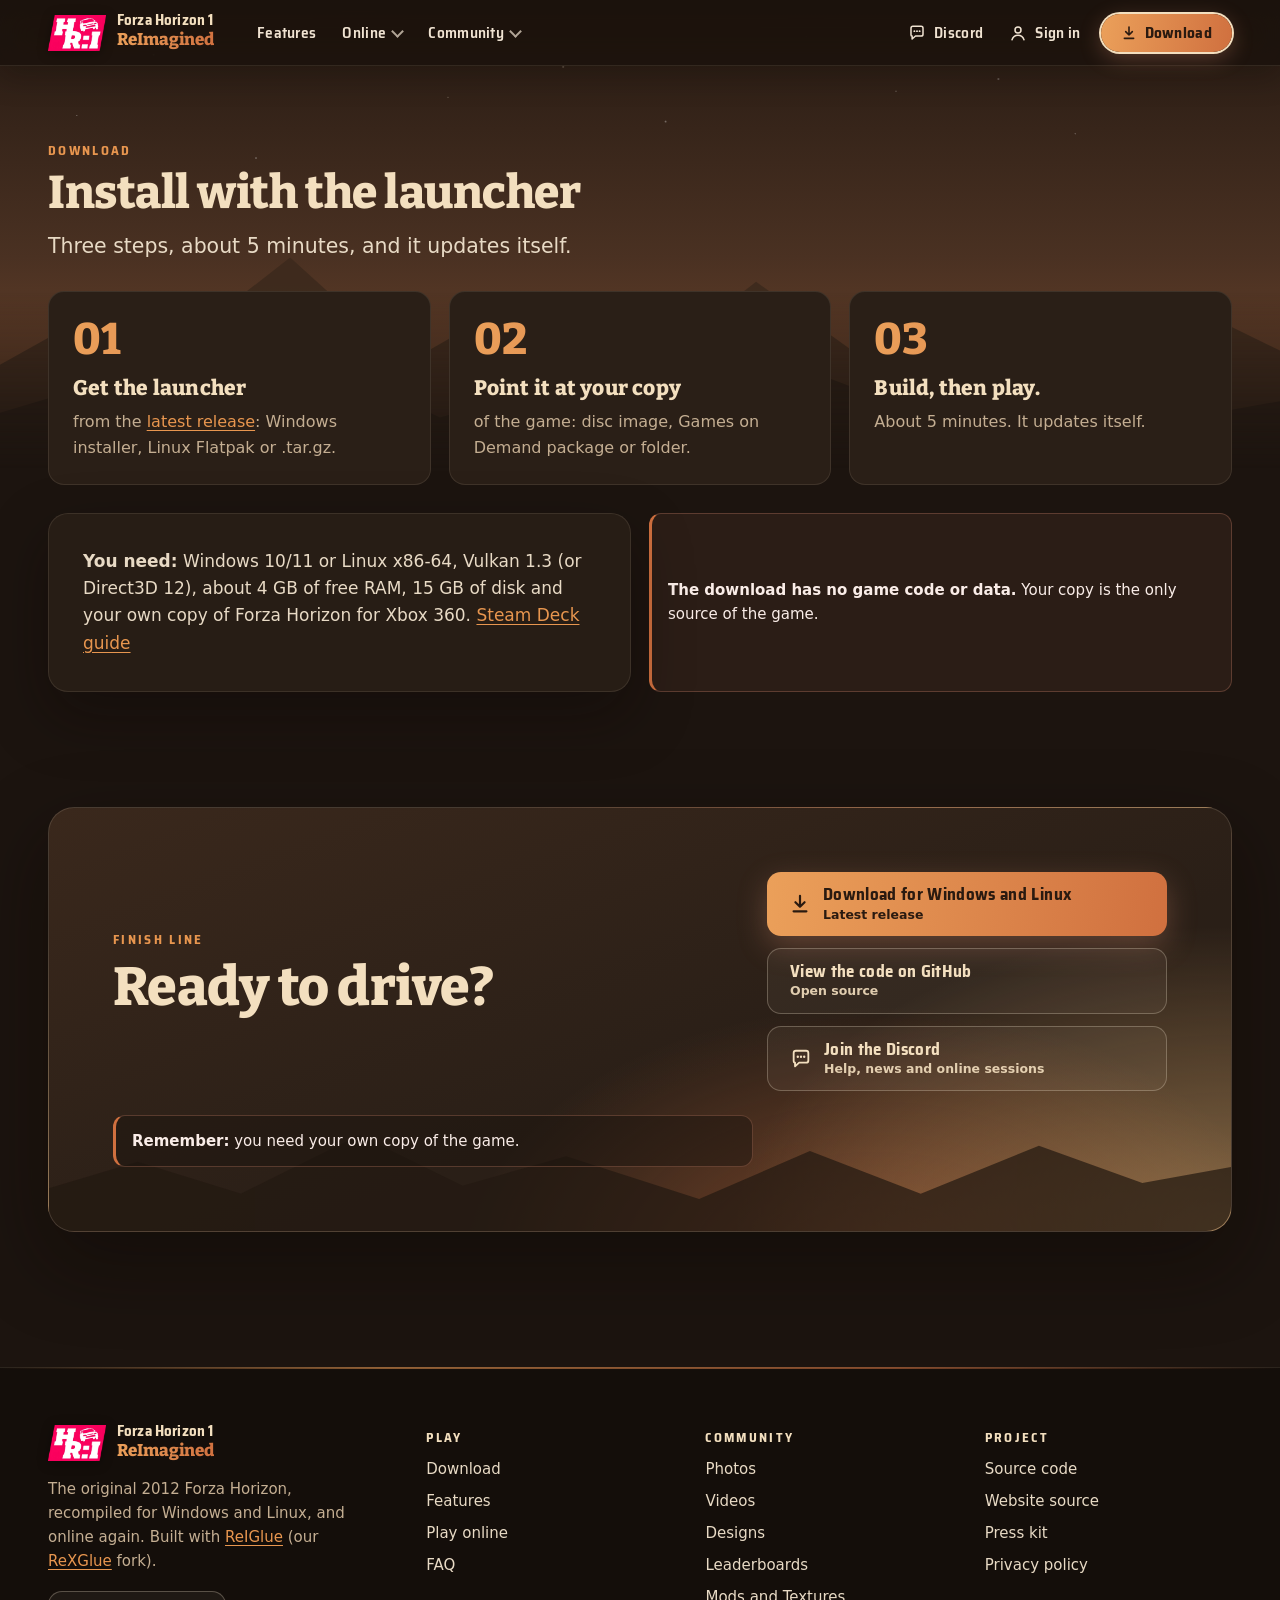
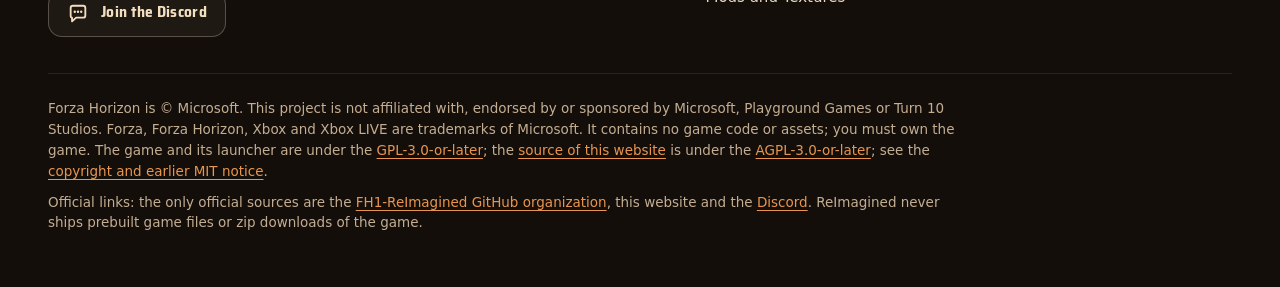
<file: download.html>
<!doctype html>
<html lang="en">
<head>
<meta charset="utf-8">
<meta name="viewport" content="width=device-width, initial-scale=1">
<script>document.documentElement.classList.add("js");try{if(localStorage.getItem("fh-signed-in")==="1")document.documentElement.classList.add("signed-in")}catch(e){}</script>
<title>Download Forza Horizon 1: ReImagined for PC - Windows and Linux</title>
<meta name="description" content="Install Forza Horizon 1: ReImagined with the launcher. It builds the game on your PC from your own copy. Windows and Linux. No game code or data is included.">
<link rel="canonical" href="https://forza.dyotson.dev/download.html">
<meta name="theme-color" content="#1c140f">
<meta property="og:title" content="Download - Forza Horizon 1: ReImagined">
<meta property="og:description" content="Get the launcher, point it at your own copy, and build. Windows and Linux. The download has no game code or data.">
<meta property="og:type" content="website">
<meta property="og:url" content="https://forza.dyotson.dev/download.html">
<meta property="og:image" content="https://forza.dyotson.dev/images/social-preview.png">
<meta property="og:image:width" content="1280">
<meta property="og:image:height" content="640">
<meta property="og:image:alt" content="The Forza Horizon 1: ReImagined logo beside the name and one line about the project">
<meta property="og:site_name" content="Forza Horizon 1: ReImagined">
<meta name="twitter:card" content="summary_large_image">
<link rel="icon" href="images/logo.svg" type="image/svg+xml">
<link rel="icon" href="images/favicon-32.png" sizes="32x32" type="image/png">
<link rel="apple-touch-icon" href="images/apple-touch-icon.png">
<link rel="stylesheet" href="style.css">
</head>
<body>
<a class="skip" href="#highway">Skip to content</a>

<div class="scene" aria-hidden="true">
  <div class="sky"></div>
  <div class="stars"></div>
  <svg class="sun" viewBox="0 0 160 160" width="160" height="160">
    <defs>
      <linearGradient id="sunfill" x1="0" y1="0" x2="0" y2="1"><stop offset="0" stop-color="#ffe9a0"/><stop offset="1" stop-color="#ff8a3d"/></linearGradient>
      <mask id="sunbars"><rect width="160" height="160" fill="#fff"/><rect y="86" width="160" height="4" fill="#000"/><rect y="104" width="160" height="6" fill="#000"/><rect y="124" width="160" height="8" fill="#000"/></mask>
    </defs>
    <circle cx="80" cy="80" r="76" fill="url(#sunfill)" mask="url(#sunbars)"/>
  </svg>
  <svg class="ridge far" viewBox="0 0 1600 300" preserveAspectRatio="none"><polygon points="0,300 0,190 140,110 230,160 380,40 520,170 640,100 790,190 940,70 1090,180 1230,90 1380,170 1500,120 1600,170 1600,300"/></svg>
  <svg class="ridge near" viewBox="0 0 1600 300" preserveAspectRatio="none"><polygon points="0,300 0,220 120,170 260,230 420,120 560,215 700,160 880,240 1030,150 1180,230 1340,140 1480,210 1600,180 1600,300"/></svg>
</div>


<header class="topbar">
  <a class="brand" href="index.html"><img src="images/logo-mark.webp" alt="" width="58" height="36"><span>Forza Horizon 1<b>ReImagined</b></span></a>
  <button type="button" class="nav-toggle" aria-expanded="false" aria-controls="site-nav"><span class="nav-bars" aria-hidden="true"></span>Menu</button>
  <nav id="site-nav" aria-label="Site">
    <a href="features.html">Features</a>
    <details class="menu" open>
      <summary>Online</summary>
      <div class="menu-panel" id="nav-online">
        <div class="menu-list">
          <a href="leaderboards.html">Leaderboards</a>
          <a href="mods.html">Mods and Textures</a>
        </div>
      </div>
    </details>
    <details class="menu" open>
      <summary>Community</summary>
      <div class="menu-panel" id="nav-community">
        <div class="menu-list">
          <a href="gallery.html">Photos</a>
          <a href="videos.html">Videos</a>
          <a href="designs.html">Designs</a>
          <a href="press.html">Press</a>
          <a href="faq.html">FAQ</a>
        </div>
      </div>
    </details>
    <a class="nav-discord" href="https://discord.gg/yu7zScdcWw">Discord</a>
    <a class="nav-account" href="account.html">Sign in</a>
    <a class="nav-cta" href="download.html" aria-current="page">Download</a>
  </nav>
</header>

<main>
  <section id="highway" class="stop">
    <div class="section-head">
      <p class="kicker">Download</p>
      <h1 class="plain">Install with the launcher</h1>
      <p class="lead">Three steps, about 5 minutes, and it updates itself.</p>
    </div>
    <ol class="steps step-cards">
      <li><b>Get the launcher</b> from the <a href="https://github.com/FH1-ReImagined/ForzaHorizon1-ReImagined/releases/latest">latest release</a>: Windows installer, Linux Flatpak or .tar.gz.</li>
      <li><b>Point it at your copy</b> of the game: disc image, Games on Demand package or folder.</li>
      <li><b>Build, then play.</b> About 5 minutes. It updates itself.</li>
    </ol>
    <div class="need">
      <div class="panel">
        <p><b>You need:</b> Windows 10/11 or Linux x86-64, Vulkan 1.3 (or Direct3D 12), about 4 GB of free RAM, 15 GB of disk and your own copy of Forza Horizon for Xbox 360. <a href="https://github.com/FH1-ReImagined/ForzaHorizon1-ReImagined/blob/main/docs/steam_deck.md">Steam Deck guide</a></p>
      </div>
      <p class="notice"><span><strong>The download has no game code or data.</strong> Your copy is the only source of the game.</span></p>
    </div>
  </section>

  <section id="finish" class="stop">
    <div class="finale">
      <div>
        <p class="kicker">Finish line</p>
        <h2>Ready to drive?</h2>
      </div>
      <div class="cta">
        <a class="btn primary ico ico-download" href="https://github.com/FH1-ReImagined/ForzaHorizon1-ReImagined/releases/latest">
          <span>Download for Windows and Linux</span><small>Latest release</small>
        </a>
        <a class="btn ghost" href="https://github.com/FH1-ReImagined/ForzaHorizon1-ReImagined">
          <span>View the code on GitHub</span><small>Open source</small>
        </a>
        <a class="btn ghost ico ico-chat" href="https://discord.gg/yu7zScdcWw">
          <span>Join the Discord</span><small>Help, news and online sessions</small>
        </a>
      </div>
      <p class="notice"><strong>Remember:</strong> you need your own copy of the game.</p>
    </div>
  </section>
</main>

<footer>
  <div class="foot-top">
    <div class="foot-brand">
      <a class="brand" href="index.html"><img src="images/logo-mark.webp" alt="" width="58" height="36"><span>Forza Horizon 1<b>ReImagined</b></span></a>
      <p>The original 2012 Forza Horizon, recompiled for Windows and Linux, and online again. Built with <a href="https://github.com/FH1-ReImagined/ReIGlue">ReIGlue</a> (our <a href="https://github.com/rexglue/rexglue-sdk">ReXGlue</a> fork).</p>
      <a class="btn ghost ico ico-chat" href="https://discord.gg/yu7zScdcWw"><span>Join the Discord</span></a>
    </div>
    <div class="foot-col">
      <p class="foot-h">Play</p>
      <ul>
        <li><a href="download.html">Download</a></li>
        <li><a href="features.html">Features</a></li>
        <li><a href="online.html">Play online</a></li>
        <li><a href="faq.html">FAQ</a></li>
      </ul>
    </div>
    <div class="foot-col">
      <p class="foot-h">Community</p>
      <ul>
        <li><a href="gallery.html">Photos</a></li>
        <li><a href="videos.html">Videos</a></li>
        <li><a href="designs.html">Designs</a></li>
        <li><a href="leaderboards.html">Leaderboards</a></li>
        <li><a href="mods.html">Mods and Textures</a></li>
      </ul>
    </div>
    <div class="foot-col">
      <p class="foot-h">Project</p>
      <ul>
        <li><a href="https://github.com/FH1-ReImagined/ForzaHorizon1-ReImagined">Source code</a></li>
        <li><a href="https://github.com/FH1-ReImagined/website">Website source</a></li>
        <li><a href="press.html">Press kit</a></li>
        <li><a href="https://github.com/FH1-ReImagined/ForzaHorizon1-ReImagined/blob/main/PRIVACY.md">Privacy policy</a></li>
      </ul>
    </div>
  </div>
  <div class="foot-legal">
    <p>Forza Horizon is &copy; Microsoft. This project is not affiliated with, endorsed by or sponsored by Microsoft, Playground Games or Turn 10 Studios. Forza, Forza Horizon, Xbox and Xbox LIVE are trademarks of Microsoft. It contains no game code or assets; you must own the game. The game and its launcher are under the <a href="https://github.com/FH1-ReImagined/ForzaHorizon1-ReImagined/blob/main/LICENSE">GPL-3.0-or-later</a>; the <a href="https://github.com/FH1-ReImagined/website">source of this website</a> is under the <a href="LICENSE">AGPL-3.0-or-later</a>; see the <a href="NOTICE.md">copyright and earlier MIT notice</a>.</p>
    <p>Official links: the only official sources are the <a href="https://github.com/FH1-ReImagined">FH1-ReImagined GitHub organization</a>, this website and the <a href="https://discord.gg/yu7zScdcWw">Discord</a>. ReImagined never ships prebuilt game files or zip downloads of the game.</p>
  </div>
</footer>

<script src="nav.js"></script>
</body>
</html>
</file>
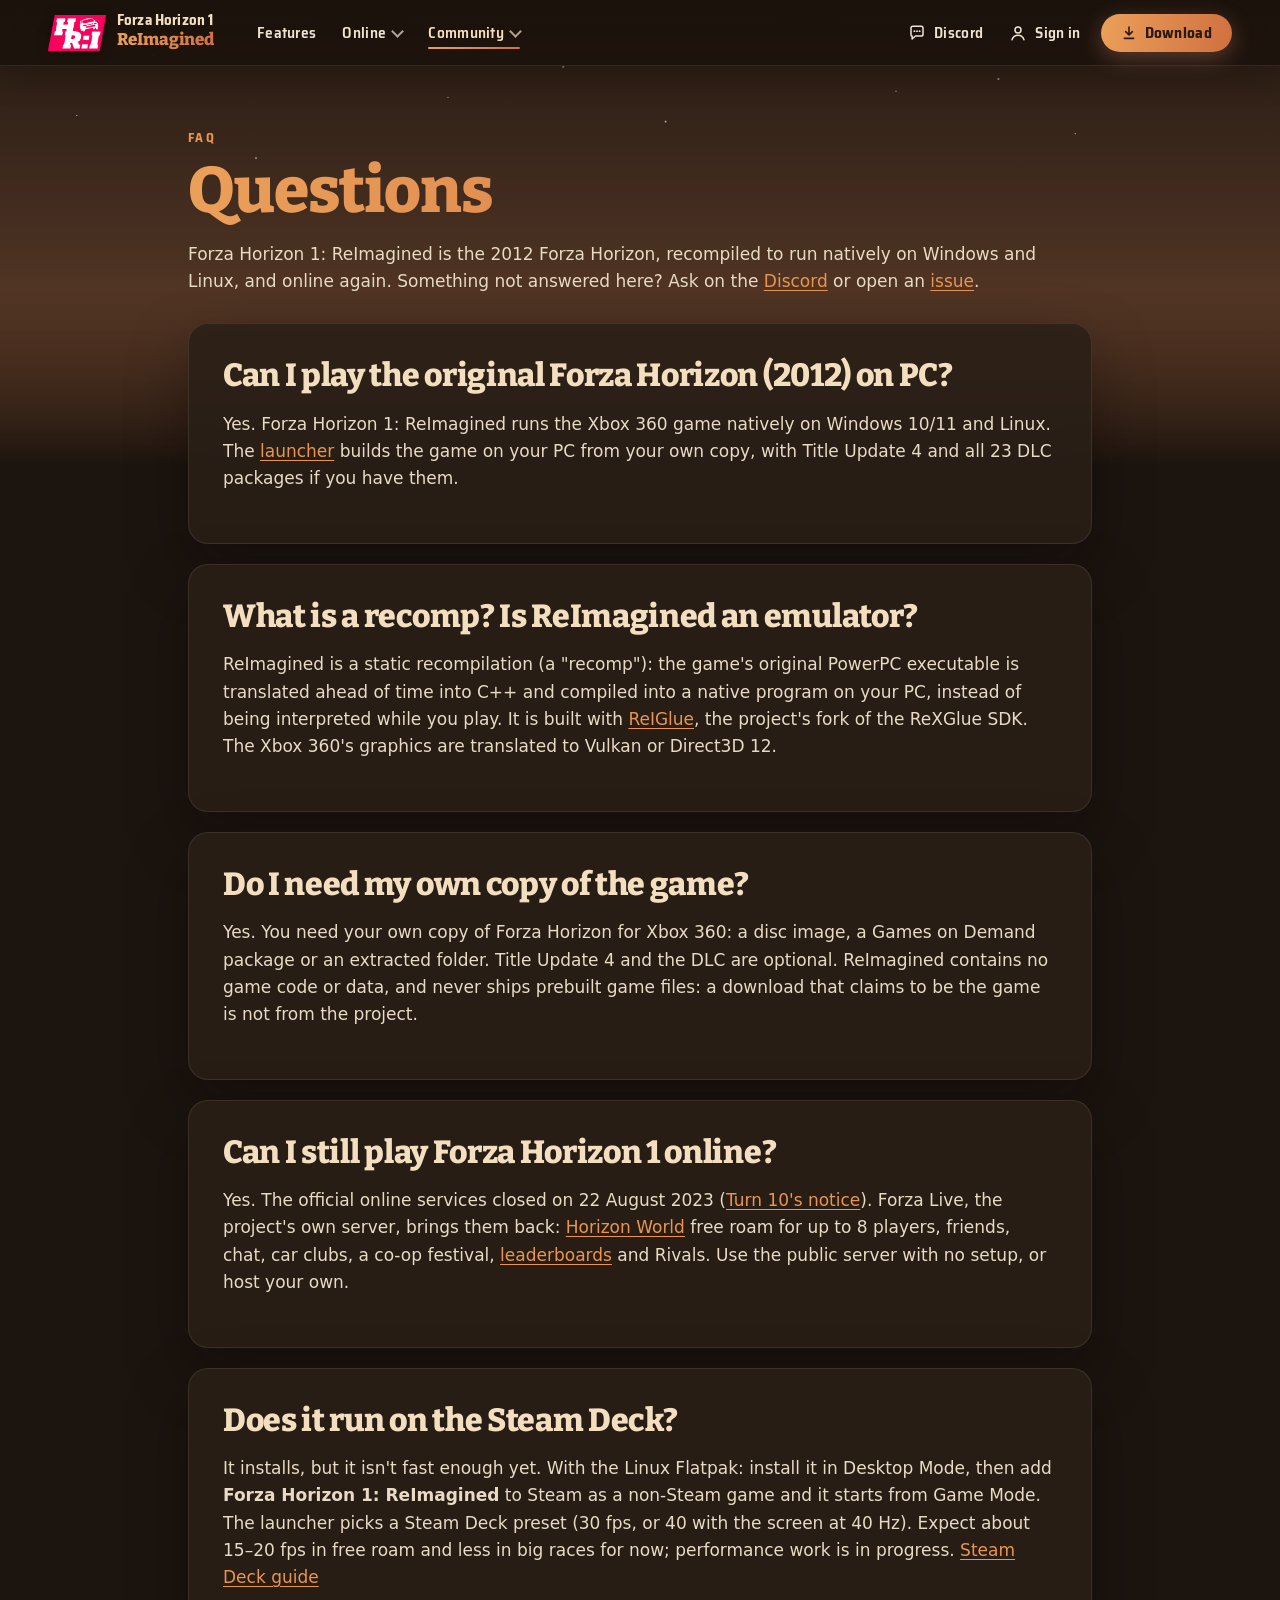
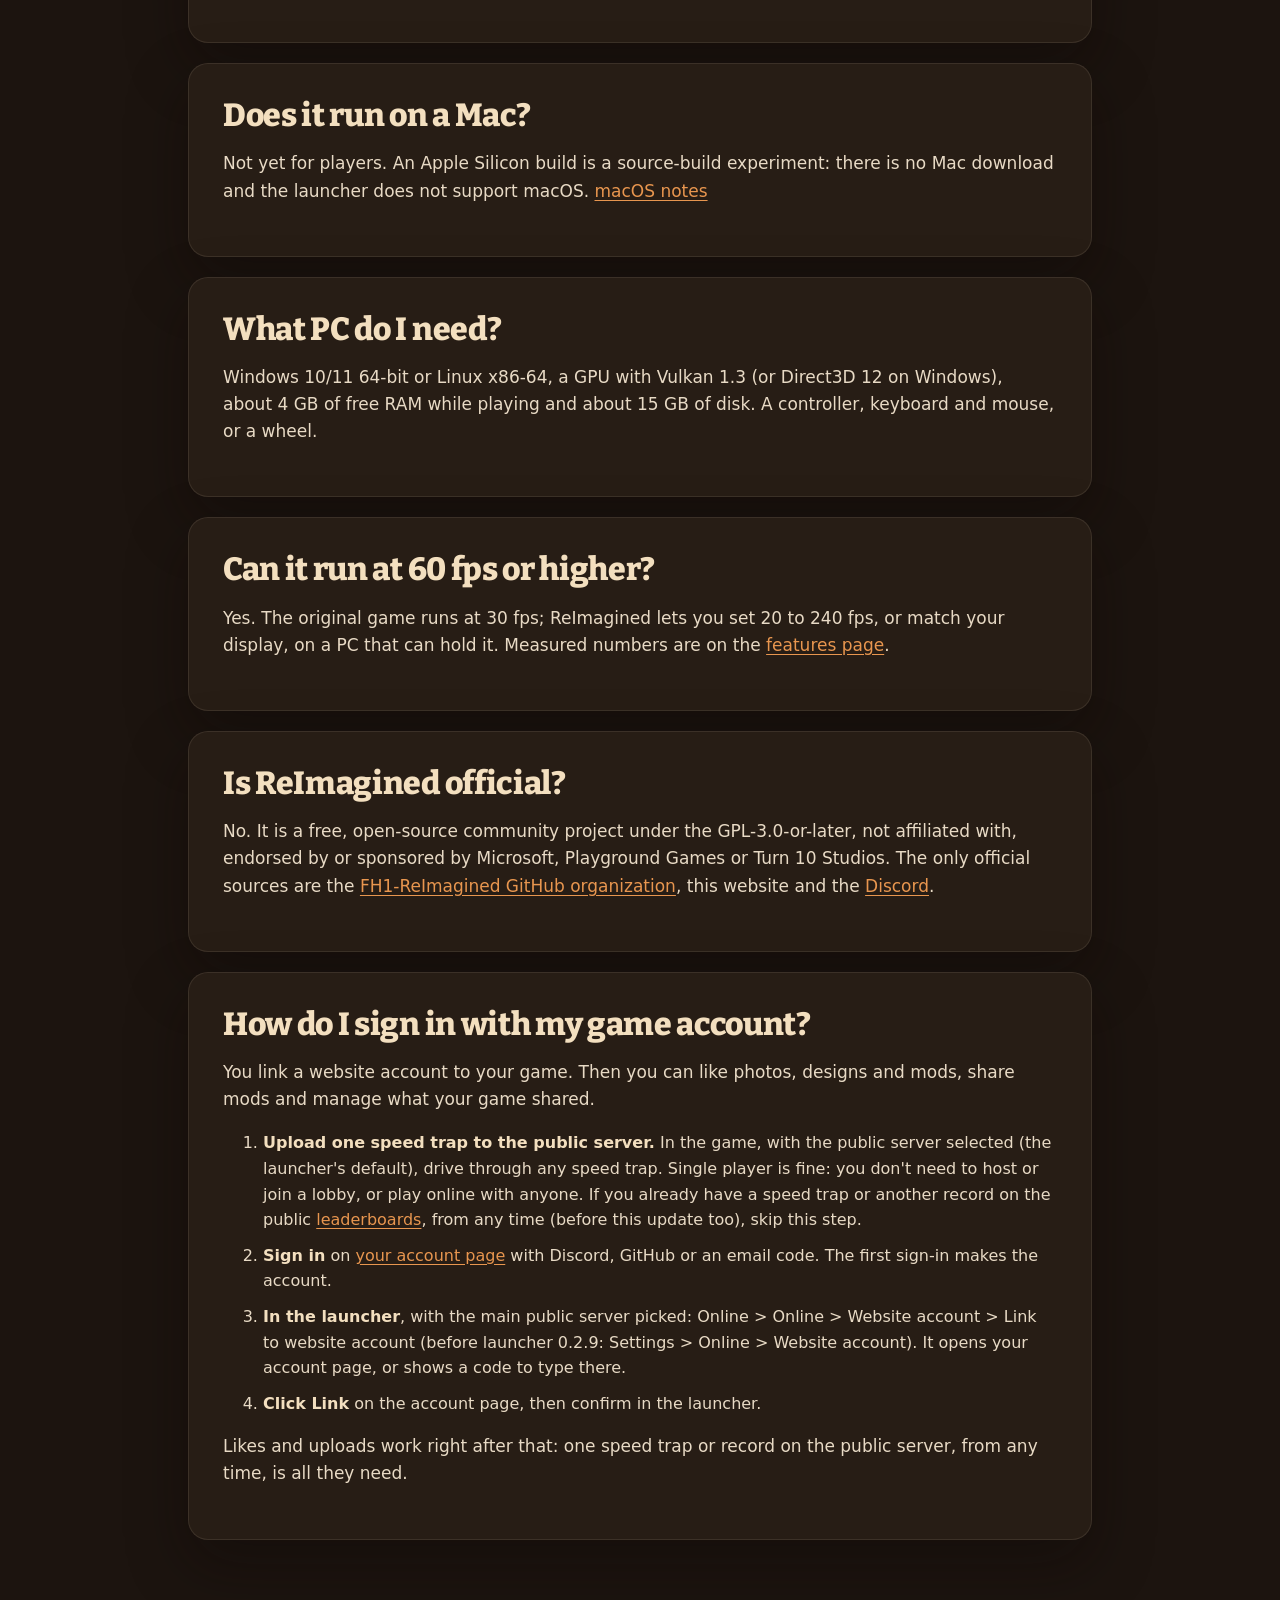
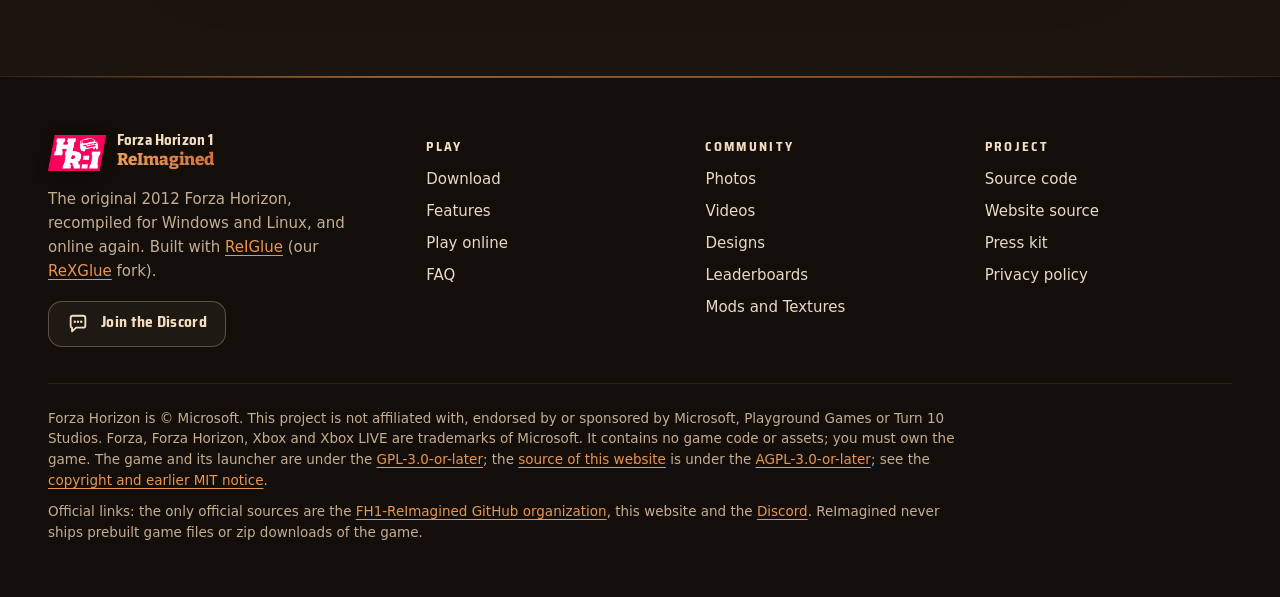
<file: faq.html>
<!doctype html>
<html lang="en">
<head>
<meta charset="utf-8">
<meta name="viewport" content="width=device-width, initial-scale=1">
<script>document.documentElement.classList.add("js");try{if(localStorage.getItem("fh-signed-in")==="1")document.documentElement.classList.add("signed-in")}catch(e){}</script>
<title>FAQ - Forza Horizon 1 on PC: recomp, online play | ReImagined</title>
<meta name="description" content="Answers about Forza Horizon 1: ReImagined, the 2012 Forza Horizon recompiled for PC: is it an emulator, do you need the game, online play, Mac and PC requirements.">
<link rel="canonical" href="https://forza.dyotson.dev/faq.html">
<meta name="theme-color" content="#1c140f">
<meta property="og:title" content="FAQ - Forza Horizon 1: ReImagined">
<meta property="og:description" content="Answers about Forza Horizon 1: ReImagined, the 2012 Forza Horizon recompiled for PC: is it an emulator, do you need the game, online play, Mac and PC requirements.">
<meta property="og:type" content="website">
<meta property="og:url" content="https://forza.dyotson.dev/faq.html">
<meta property="og:image" content="https://forza.dyotson.dev/images/social-preview.png">
<meta property="og:image:width" content="1280">
<meta property="og:image:height" content="640">
<meta property="og:image:alt" content="The Forza Horizon 1: ReImagined logo beside the name and one line about the project">
<meta property="og:site_name" content="Forza Horizon 1: ReImagined">
<meta name="twitter:card" content="summary_large_image">
<link rel="icon" href="images/logo.svg" type="image/svg+xml">
<link rel="icon" href="images/favicon-32.png" sizes="32x32" type="image/png">
<link rel="apple-touch-icon" href="images/apple-touch-icon.png">
<link rel="stylesheet" href="style.css">
<script type="application/ld+json">
{
  "@context": "https://schema.org",
  "@type": "FAQPage",
  "mainEntity": [
    {
      "@type": "Question",
      "name": "Can I play the original Forza Horizon (2012) on PC?",
      "acceptedAnswer": {
        "@type": "Answer",
        "text": "Yes. Forza Horizon 1: ReImagined runs the Xbox 360 game natively on Windows 10/11 and Linux. The <a href=\"download.html\">launcher</a> builds the game on your PC from your own copy, with Title Update 4 and all 23 DLC packages if you have them."
      }
    },
    {
      "@type": "Question",
      "name": "What is a recomp? Is ReImagined an emulator?",
      "acceptedAnswer": {
        "@type": "Answer",
        "text": "ReImagined is a static recompilation (a \"recomp\"): the game's original PowerPC executable is translated ahead of time into C++ and compiled into a native program on your PC, instead of being interpreted while you play. It is built with <a href=\"https://github.com/FH1-ReImagined/ReIGlue\">ReIGlue</a>, the project's fork of the ReXGlue SDK. The Xbox 360's graphics are translated to Vulkan or Direct3D 12."
      }
    },
    {
      "@type": "Question",
      "name": "Do I need my own copy of the game?",
      "acceptedAnswer": {
        "@type": "Answer",
        "text": "Yes. You need your own copy of Forza Horizon for Xbox 360: a disc image, a Games on Demand package or an extracted folder. Title Update 4 and the DLC are optional. ReImagined contains no game code or data, and never ships prebuilt game files: a download that claims to be the game is not from the project."
      }
    },
    {
      "@type": "Question",
      "name": "Can I still play Forza Horizon 1 online?",
      "acceptedAnswer": {
        "@type": "Answer",
        "text": "Yes. The official online services closed on 22 August 2023 (<a href=\"https://forza.net/news/forza-horizon-online-services-closure\">Turn 10's notice</a>). Forza Live, the project's own server, brings them back: <a href=\"online.html\">Horizon World</a> free roam for up to 8 players, friends, chat, car clubs, a co-op festival, <a href=\"leaderboards.html\">leaderboards</a> and Rivals. Use the public server with no setup, or host your own."
      }
    },
    {
      "@type": "Question",
      "name": "Does it run on a Mac?",
      "acceptedAnswer": {
        "@type": "Answer",
        "text": "Not yet for players. An Apple Silicon build is a source-build experiment: there is no Mac download and the launcher does not support macOS. <a href=\"https://github.com/FH1-ReImagined/ForzaHorizon1-ReImagined/blob/main/docs/macos.md\">macOS notes</a>"
      }
    },
    {
      "@type": "Question",
      "name": "What PC do I need?",
      "acceptedAnswer": {
        "@type": "Answer",
        "text": "Windows 10/11 64-bit or Linux x86-64, a GPU with Vulkan 1.3 (or Direct3D 12 on Windows), about 4 GB of free RAM while playing and about 15 GB of disk. A controller, keyboard and mouse, or a wheel."
      }
    },
    {
      "@type": "Question",
      "name": "Can it run at 60 fps or higher?",
      "acceptedAnswer": {
        "@type": "Answer",
        "text": "Yes. The original game runs at 30 fps; ReImagined lets you set 20 to 240 fps, or match your display, on a PC that can hold it. Measured numbers are on the <a href=\"features.html#numbers\">features page</a>."
      }
    },
    {
      "@type": "Question",
      "name": "Is ReImagined official?",
      "acceptedAnswer": {
        "@type": "Answer",
        "text": "No. It is a free, open-source community project under the GPL-3.0-or-later, not affiliated with, endorsed by or sponsored by Microsoft, Playground Games or Turn 10 Studios. The only official sources are the <a href=\"https://github.com/FH1-ReImagined\">FH1-ReImagined GitHub organization</a>, this website and the <a href=\"https://discord.gg/yu7zScdcWw\">Discord</a>."
      }
    },
    {
      "@type": "Question",
      "name": "How do I sign in with my game account?",
      "acceptedAnswer": {
        "@type": "Answer",
        "text": "Link a website account to your game: 1. Upload one speed trap to the public server: in the game, with the public server selected (the launcher's default), drive through any speed trap. Single player is fine; you don't need to host or join a lobby. If you already have a speed trap or another record on the public <a href=\"leaderboards.html\">leaderboards</a>, skip this step. 2. Sign in on <a href=\"account.html\">your account page</a> with Discord, GitHub or an email code. 3. In the launcher, with the main public server picked, open Online, the Online tab, Website account, Link to website account (before launcher 0.2.9: Settings, Online, Website account). It opens your account page, or shows a code to type there. 4. Click Link on the account page, then confirm in the launcher. Likes and uploads work right after that."
      }
    }
  ]
}
</script>
</head>
<body>
<a class="skip" href="#q1">Skip to the questions</a>

<div class="scene" aria-hidden="true">
  <div class="sky"></div>
  <div class="stars" style="--stars:.7"></div>
</div>

<header class="topbar">
  <a class="brand" href="index.html"><img src="images/logo-mark.webp" alt="" width="58" height="36"><span>Forza Horizon 1<b>ReImagined</b></span></a>
  <button type="button" class="nav-toggle" aria-expanded="false" aria-controls="site-nav"><span class="nav-bars" aria-hidden="true"></span>Menu</button>
  <nav id="site-nav" aria-label="Site">
    <a href="features.html">Features</a>
    <details class="menu" open>
      <summary>Online</summary>
      <div class="menu-panel" id="nav-online">
        <div class="menu-list">
          <a href="leaderboards.html">Leaderboards</a>
          <a href="mods.html">Mods and Textures</a>
        </div>
      </div>
    </details>
    <details class="menu" open>
      <summary>Community</summary>
      <div class="menu-panel" id="nav-community">
        <div class="menu-list">
          <a href="gallery.html">Photos</a>
          <a href="videos.html">Videos</a>
          <a href="designs.html">Designs</a>
          <a href="press.html">Press</a>
          <a href="faq.html" aria-current="page">FAQ</a>
        </div>
      </div>
    </details>
    <a class="nav-discord" href="https://discord.gg/yu7zScdcWw">Discord</a>
    <a class="nav-account" href="account.html">Sign in</a>
    <a class="nav-cta" href="download.html">Download</a>
  </nav>
</header>

<main class="board-page press-page">
  <div class="page-head">
    <p class="kicker">FAQ</p>
    <h1><span class="h1-big">Questions</span></h1>
    <p class="aside">Forza Horizon 1: ReImagined is the 2012 Forza Horizon, recompiled to run natively on Windows and Linux, and online again. Something not answered here? Ask on the <a href="https://discord.gg/yu7zScdcWw">Discord</a> or open an <a href="https://github.com/FH1-ReImagined/ForzaHorizon1-ReImagined/issues">issue</a>.</p>
  </div>

  <section class="panel rules" aria-labelledby="q1">
    <h2 id="q1">Can I play the original Forza Horizon (2012) on PC?</h2>
    <p>Yes. Forza Horizon 1: ReImagined runs the Xbox 360 game natively on Windows 10/11 and Linux. The <a href="download.html">launcher</a> builds the game on your PC from your own copy, with Title Update 4 and all 23 DLC packages if you have them.</p>
  </section>
  <section class="panel rules" aria-labelledby="q2">
    <h2 id="q2">What is a recomp? Is ReImagined an emulator?</h2>
    <p>ReImagined is a static recompilation (a "recomp"): the game's original PowerPC executable is translated ahead of time into C++ and compiled into a native program on your PC, instead of being interpreted while you play. It is built with <a href="https://github.com/FH1-ReImagined/ReIGlue">ReIGlue</a>, the project's fork of the ReXGlue SDK. The Xbox 360's graphics are translated to Vulkan or Direct3D 12.</p>
  </section>
  <section class="panel rules" aria-labelledby="q3">
    <h2 id="q3">Do I need my own copy of the game?</h2>
    <p>Yes. You need your own copy of Forza Horizon for Xbox 360: a disc image, a Games on Demand package or an extracted folder. Title Update 4 and the DLC are optional. ReImagined contains no game code or data, and never ships prebuilt game files: a download that claims to be the game is not from the project.</p>
  </section>
  <section class="panel rules" aria-labelledby="q4">
    <h2 id="q4">Can I still play Forza Horizon 1 online?</h2>
    <p>Yes. The official online services closed on 22 August 2023 (<a href="https://forza.net/news/forza-horizon-online-services-closure">Turn 10's notice</a>). Forza Live, the project's own server, brings them back: <a href="online.html">Horizon World</a> free roam for up to 8 players, friends, chat, car clubs, a co-op festival, <a href="leaderboards.html">leaderboards</a> and Rivals. Use the public server with no setup, or host your own.</p>
  </section>
  <section class="panel rules" aria-labelledby="q5">
    <h2 id="q5">Does it run on the Steam Deck?</h2>
    <p>It installs, but it isn't fast enough yet. With the Linux Flatpak: install it in Desktop Mode, then add <b>Forza Horizon 1: ReImagined</b> to Steam as a non-Steam game and it starts from Game Mode. The launcher picks a Steam Deck preset (30 fps, or 40 with the screen at 40 Hz). Expect about 15&ndash;20 fps in free roam and less in big races for now; performance work is in progress. <a href="https://github.com/FH1-ReImagined/ForzaHorizon1-ReImagined/blob/main/docs/steam_deck.md">Steam Deck guide</a></p>
  </section>
  <section class="panel rules" aria-labelledby="q6">
    <h2 id="q6">Does it run on a Mac?</h2>
    <p>Not yet for players. An Apple Silicon build is a source-build experiment: there is no Mac download and the launcher does not support macOS. <a href="https://github.com/FH1-ReImagined/ForzaHorizon1-ReImagined/blob/main/docs/macos.md">macOS notes</a></p>
  </section>
  <section class="panel rules" aria-labelledby="q7">
    <h2 id="q7">What PC do I need?</h2>
    <p>Windows 10/11 64-bit or Linux x86-64, a GPU with Vulkan 1.3 (or Direct3D 12 on Windows), about 4 GB of free RAM while playing and about 15 GB of disk. A controller, keyboard and mouse, or a wheel.</p>
  </section>
  <section class="panel rules" aria-labelledby="q8">
    <h2 id="q8">Can it run at 60 fps or higher?</h2>
    <p>Yes. The original game runs at 30 fps; ReImagined lets you set 20 to 240 fps, or match your display, on a PC that can hold it. Measured numbers are on the <a href="features.html#numbers">features page</a>.</p>
  </section>
  <section class="panel rules" aria-labelledby="q9">
    <h2 id="q9">Is ReImagined official?</h2>
    <p>No. It is a free, open-source community project under the GPL-3.0-or-later, not affiliated with, endorsed by or sponsored by Microsoft, Playground Games or Turn 10 Studios. The only official sources are the <a href="https://github.com/FH1-ReImagined">FH1-ReImagined GitHub organization</a>, this website and the <a href="https://discord.gg/yu7zScdcWw">Discord</a>.</p>
  </section>
  <section class="panel rules" aria-labelledby="q10">
    <h2 id="q10">How do I sign in with my game account?</h2>
    <p>You link a website account to your game. Then you can like photos, designs and mods, share mods and manage what your game shared.</p>
    <ol>
      <li><b>Upload one speed trap to the public server.</b> In the game, with the public server selected (the launcher's default), drive through any speed trap. Single player is fine: you don't need to host or join a lobby, or play online with anyone. If you already have a speed trap or another record on the public <a href="leaderboards.html">leaderboards</a>, from any time (before this update too), skip this step.</li>
      <li><b>Sign in</b> on <a href="account.html">your account page</a> with Discord, GitHub or an email code. The first sign-in makes the account.</li>
      <li><b>In the launcher</b>, with the main public server picked: Online &gt; Online &gt; Website account &gt; Link to website account (before launcher 0.2.9: Settings &gt; Online &gt; Website account). It opens your account page, or shows a code to type there.</li>
      <li><b>Click Link</b> on the account page, then confirm in the launcher.</li>
    </ol>
    <p>Likes and uploads work right after that: one speed trap or record on the public server, from any time, is all they need.</p>
  </section>
</main>

<footer>
  <div class="foot-top">
    <div class="foot-brand">
      <a class="brand" href="index.html"><img src="images/logo-mark.webp" alt="" width="58" height="36"><span>Forza Horizon 1<b>ReImagined</b></span></a>
      <p>The original 2012 Forza Horizon, recompiled for Windows and Linux, and online again. Built with <a href="https://github.com/FH1-ReImagined/ReIGlue">ReIGlue</a> (our <a href="https://github.com/rexglue/rexglue-sdk">ReXGlue</a> fork).</p>
      <a class="btn ghost ico ico-chat" href="https://discord.gg/yu7zScdcWw"><span>Join the Discord</span></a>
    </div>
    <div class="foot-col">
      <p class="foot-h">Play</p>
      <ul>
        <li><a href="download.html">Download</a></li>
        <li><a href="features.html">Features</a></li>
        <li><a href="online.html">Play online</a></li>
        <li><a href="faq.html">FAQ</a></li>
      </ul>
    </div>
    <div class="foot-col">
      <p class="foot-h">Community</p>
      <ul>
        <li><a href="gallery.html">Photos</a></li>
        <li><a href="videos.html">Videos</a></li>
        <li><a href="designs.html">Designs</a></li>
        <li><a href="leaderboards.html">Leaderboards</a></li>
        <li><a href="mods.html">Mods and Textures</a></li>
      </ul>
    </div>
    <div class="foot-col">
      <p class="foot-h">Project</p>
      <ul>
        <li><a href="https://github.com/FH1-ReImagined/ForzaHorizon1-ReImagined">Source code</a></li>
        <li><a href="https://github.com/FH1-ReImagined/website">Website source</a></li>
        <li><a href="press.html">Press kit</a></li>
        <li><a href="https://github.com/FH1-ReImagined/ForzaHorizon1-ReImagined/blob/main/PRIVACY.md">Privacy policy</a></li>
      </ul>
    </div>
  </div>
  <div class="foot-legal">
    <p>Forza Horizon is &copy; Microsoft. This project is not affiliated with, endorsed by or sponsored by Microsoft, Playground Games or Turn 10 Studios. Forza, Forza Horizon, Xbox and Xbox LIVE are trademarks of Microsoft. It contains no game code or assets; you must own the game. The game and its launcher are under the <a href="https://github.com/FH1-ReImagined/ForzaHorizon1-ReImagined/blob/main/LICENSE">GPL-3.0-or-later</a>; the <a href="https://github.com/FH1-ReImagined/website">source of this website</a> is under the <a href="LICENSE">AGPL-3.0-or-later</a>; see the <a href="NOTICE.md">copyright and earlier MIT notice</a>.</p>
    <p>Official links: the only official sources are the <a href="https://github.com/FH1-ReImagined">FH1-ReImagined GitHub organization</a>, this website and the <a href="https://discord.gg/yu7zScdcWw">Discord</a>. ReImagined never ships prebuilt game files or zip downloads of the game.</p>
  </div>
</footer>

<script src="nav.js"></script>
</body>
</html>
</file>
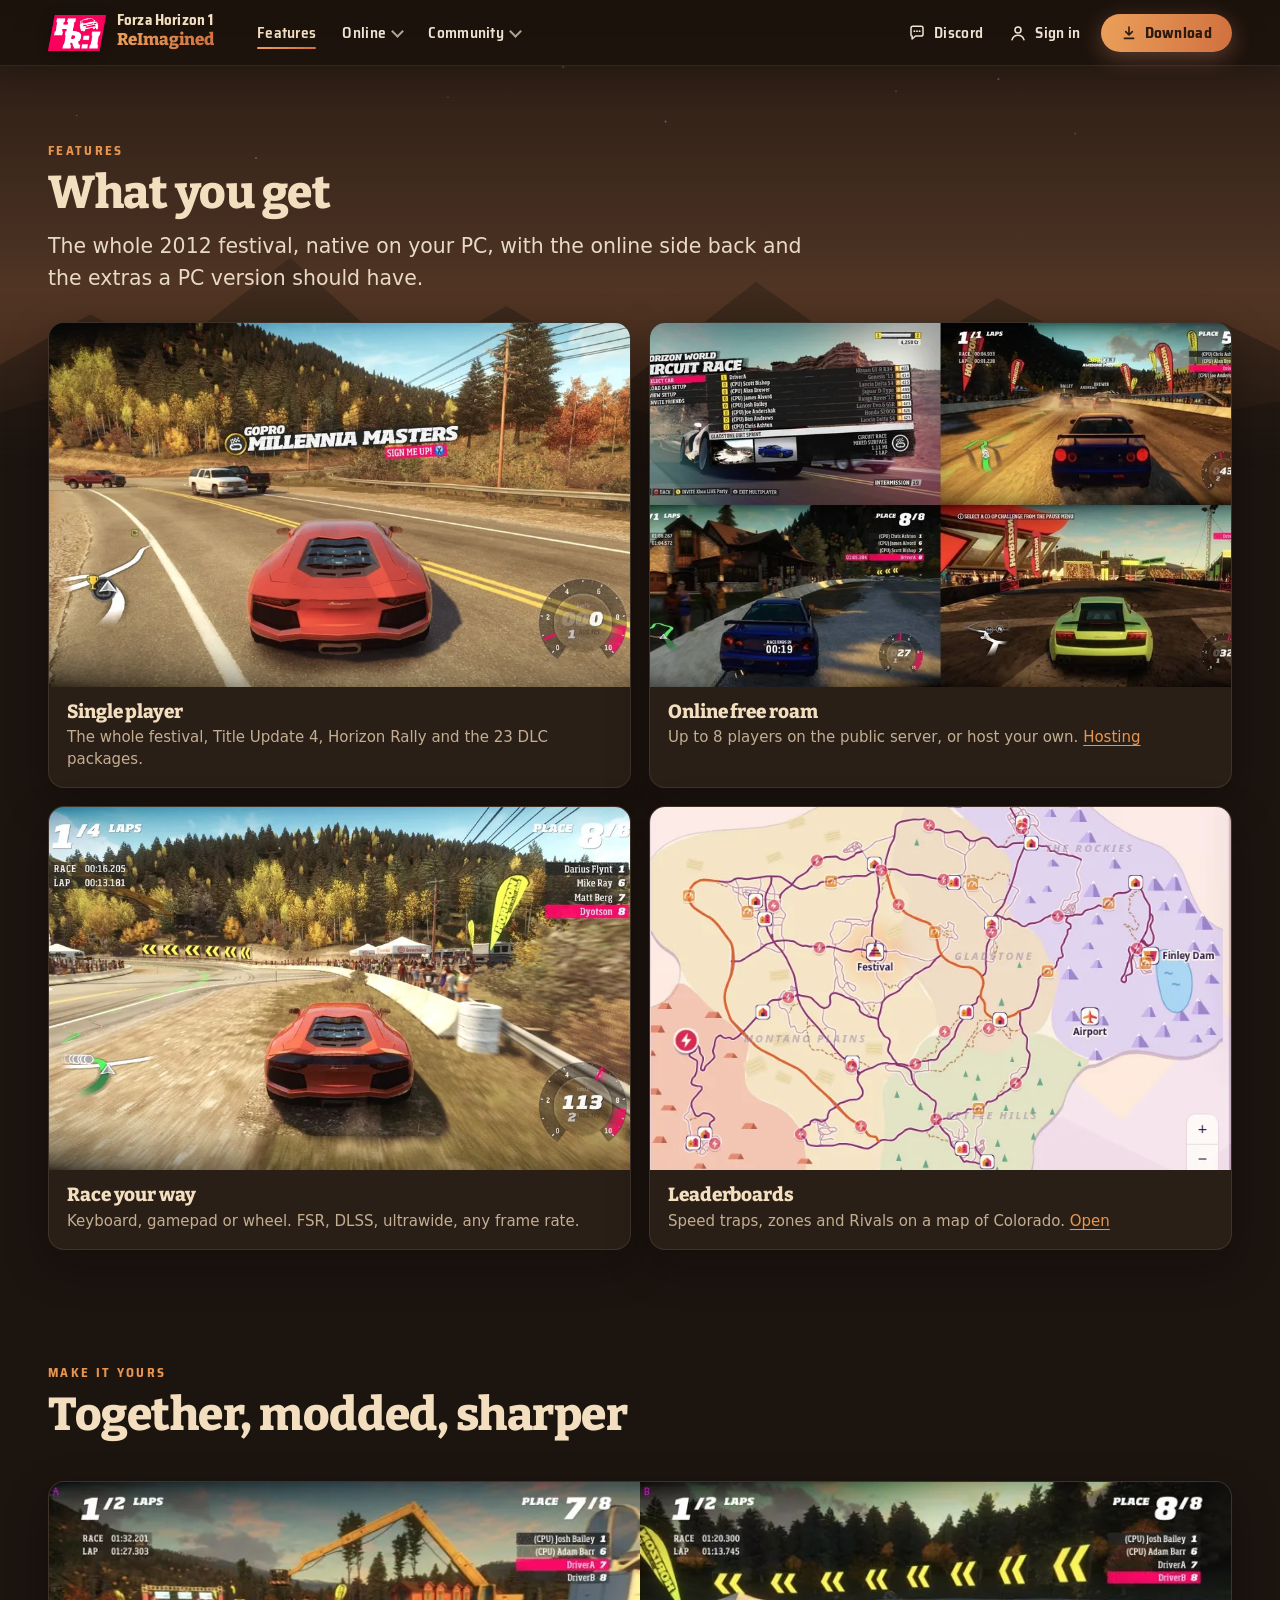
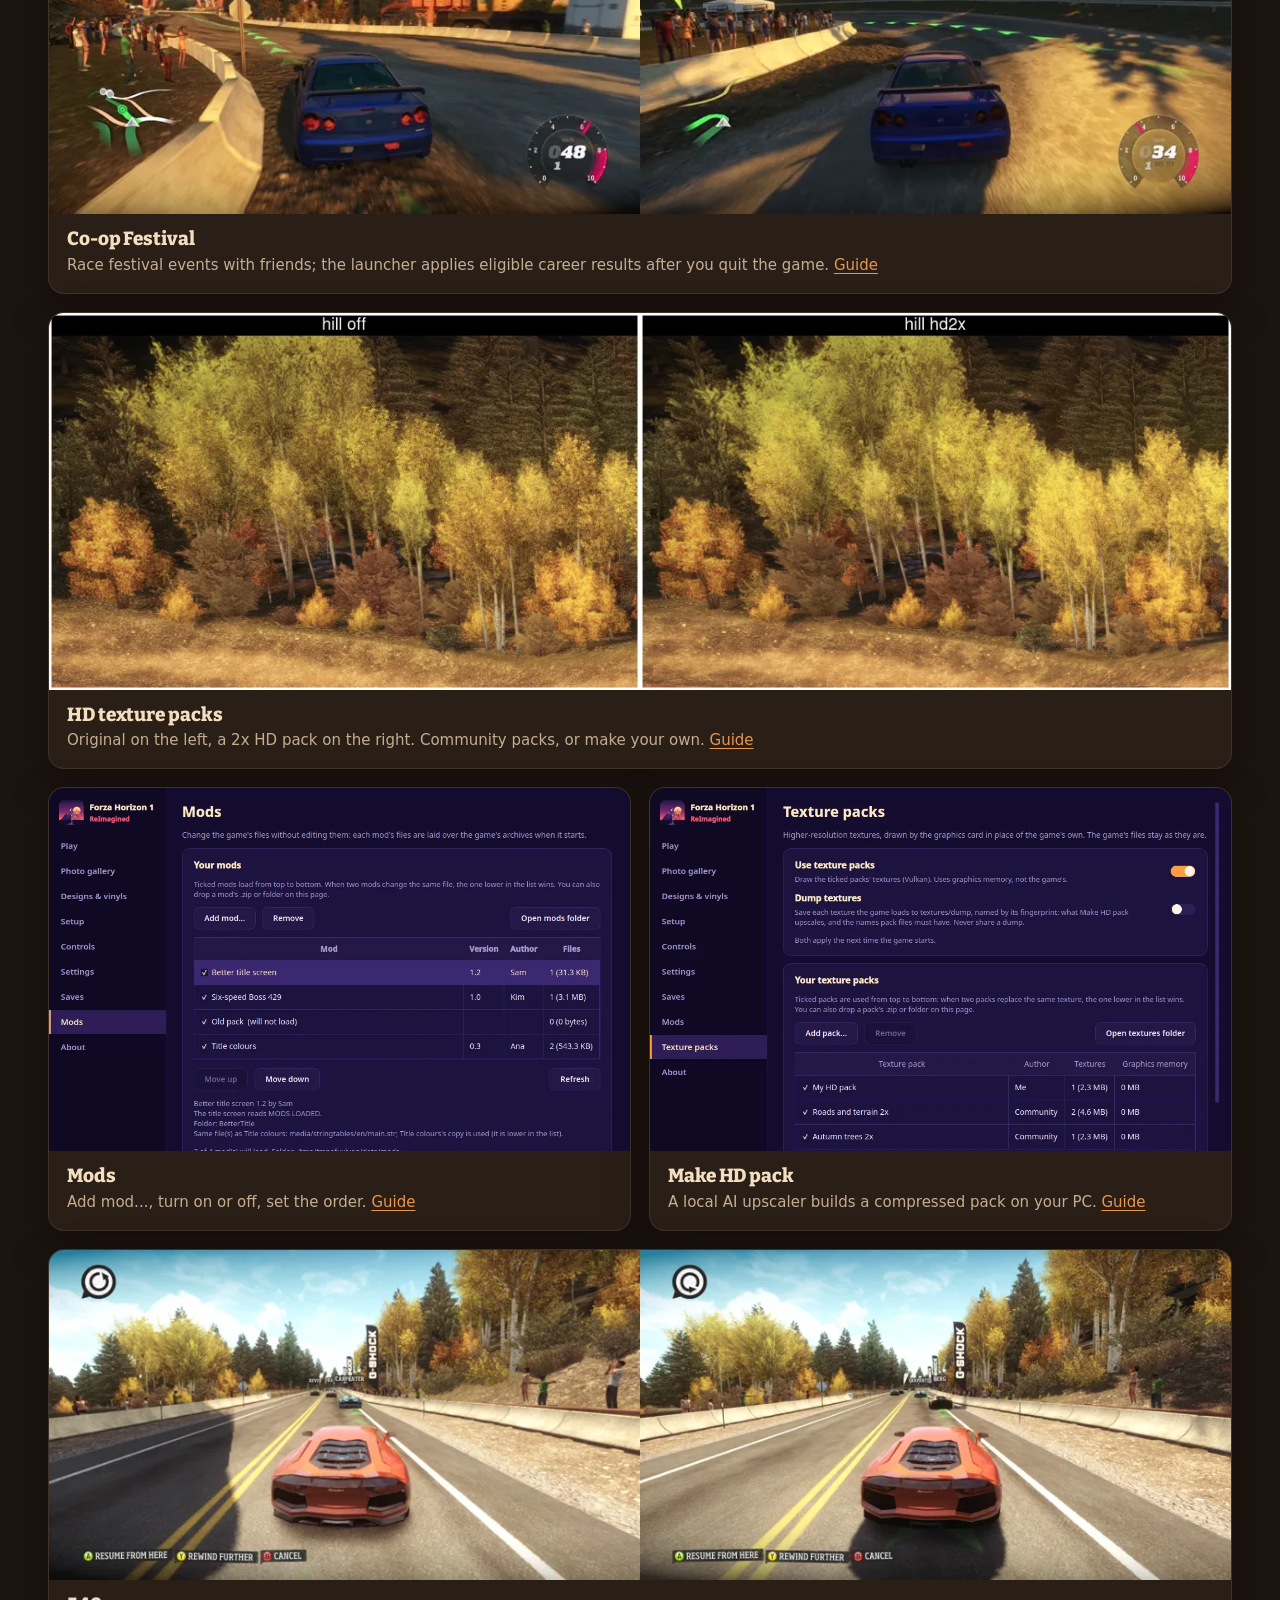
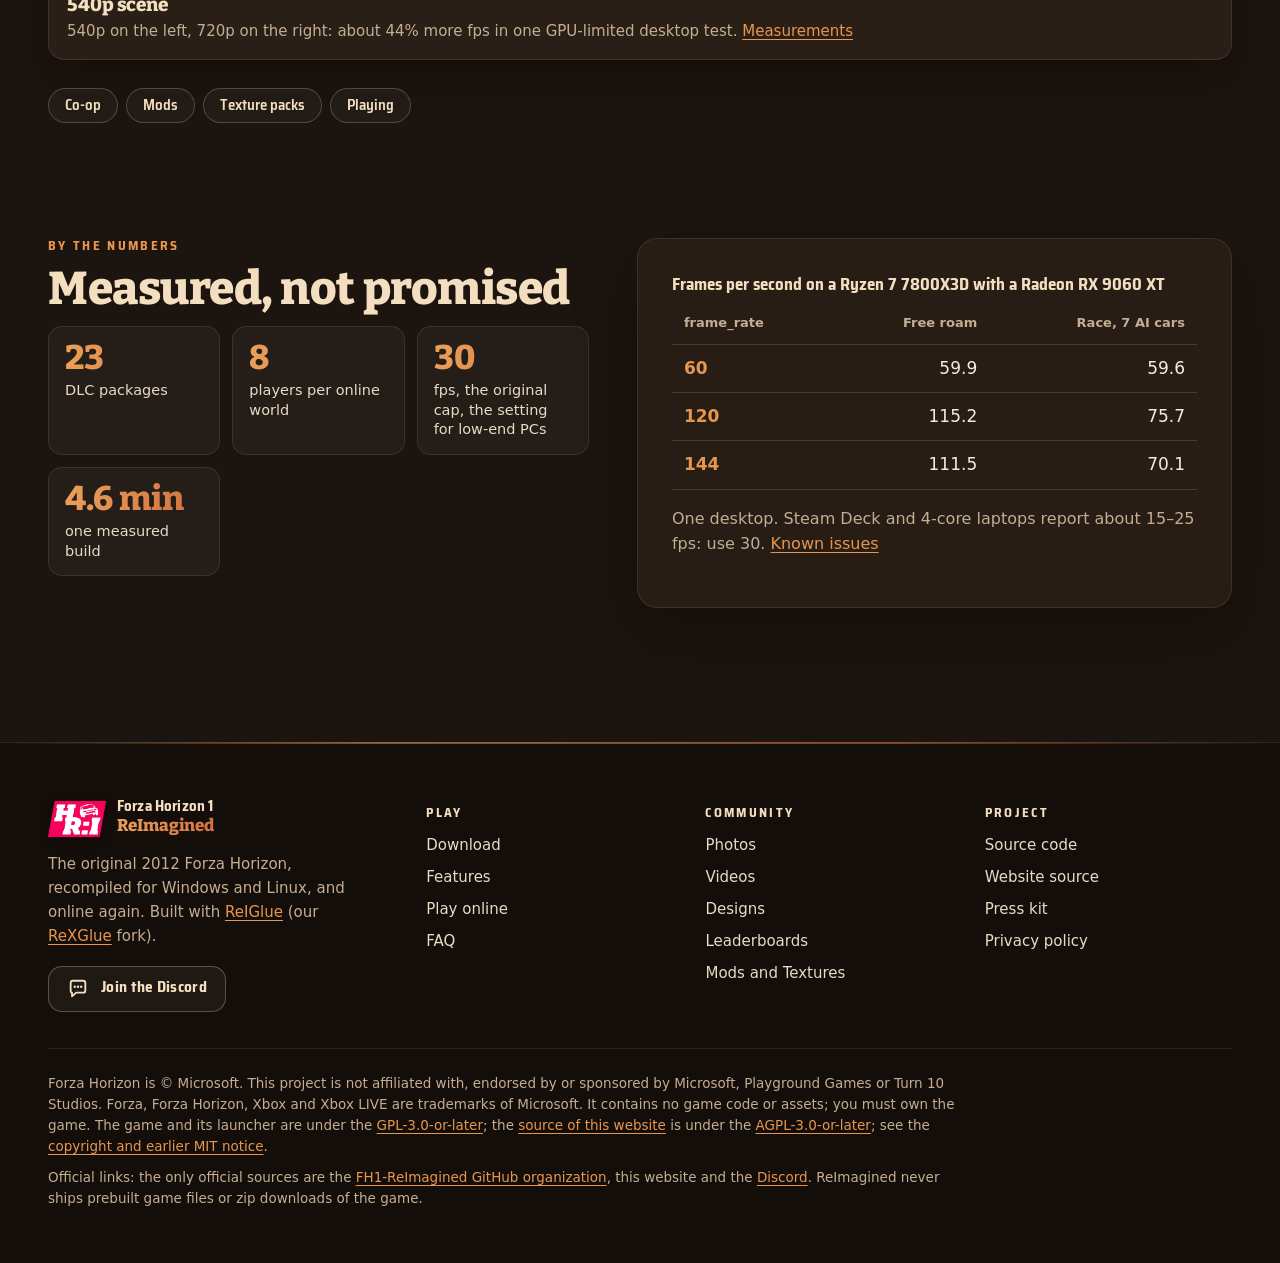
<file: features.html>
<!doctype html>
<html lang="en">
<head>
<meta charset="utf-8">
<meta name="viewport" content="width=device-width, initial-scale=1">
<script>document.documentElement.classList.add("js");try{if(localStorage.getItem("fh-signed-in")==="1")document.documentElement.classList.add("signed-in")}catch(e){}</script>
<title>Features - Forza Horizon 1: ReImagined, the native PC recomp</title>
<meta name="description" content="Single player with Title Update 4, online free roam, a co-op campaign, mods, HD texture packs and a frame rate you set. Forza Horizon 1: ReImagined. No game code or data included.">
<link rel="canonical" href="https://forza.dyotson.dev/features.html">
<meta name="theme-color" content="#1c140f">
<meta property="og:title" content="Features - Forza Horizon 1: ReImagined">
<meta property="og:description" content="Single player with Title Update 4, online free roam, a co-op campaign, mods, HD texture packs and a frame rate you set.">
<meta property="og:type" content="website">
<meta property="og:url" content="https://forza.dyotson.dev/features.html">
<meta property="og:image" content="https://forza.dyotson.dev/images/social-preview.png">
<meta property="og:image:width" content="1280">
<meta property="og:image:height" content="640">
<meta property="og:image:alt" content="The Forza Horizon 1: ReImagined logo beside the name and one line about the project">
<meta property="og:site_name" content="Forza Horizon 1: ReImagined">
<meta name="twitter:card" content="summary_large_image">
<link rel="icon" href="images/logo.svg" type="image/svg+xml">
<link rel="icon" href="images/favicon-32.png" sizes="32x32" type="image/png">
<link rel="apple-touch-icon" href="images/apple-touch-icon.png">
<link rel="stylesheet" href="style.css">
</head>
<body>
<a class="skip" href="#mountains">Skip to content</a>

<div class="scene" aria-hidden="true">
  <div class="sky"></div>
  <div class="stars"></div>
  <svg class="sun" viewBox="0 0 160 160" width="160" height="160">
    <defs>
      <linearGradient id="sunfill" x1="0" y1="0" x2="0" y2="1"><stop offset="0" stop-color="#ffe9a0"/><stop offset="1" stop-color="#ff8a3d"/></linearGradient>
      <mask id="sunbars"><rect width="160" height="160" fill="#fff"/><rect y="86" width="160" height="4" fill="#000"/><rect y="104" width="160" height="6" fill="#000"/><rect y="124" width="160" height="8" fill="#000"/></mask>
    </defs>
    <circle cx="80" cy="80" r="76" fill="url(#sunfill)" mask="url(#sunbars)"/>
  </svg>
  <svg class="ridge far" viewBox="0 0 1600 300" preserveAspectRatio="none"><polygon points="0,300 0,190 140,110 230,160 380,40 520,170 640,100 790,190 940,70 1090,180 1230,90 1380,170 1500,120 1600,170 1600,300"/></svg>
  <svg class="ridge near" viewBox="0 0 1600 300" preserveAspectRatio="none"><polygon points="0,300 0,220 120,170 260,230 420,120 560,215 700,160 880,240 1030,150 1180,230 1340,140 1480,210 1600,180 1600,300"/></svg>
</div>


<header class="topbar">
  <a class="brand" href="index.html"><img src="images/logo-mark.webp" alt="" width="58" height="36"><span>Forza Horizon 1<b>ReImagined</b></span></a>
  <button type="button" class="nav-toggle" aria-expanded="false" aria-controls="site-nav"><span class="nav-bars" aria-hidden="true"></span>Menu</button>
  <nav id="site-nav" aria-label="Site">
    <a href="features.html" aria-current="page">Features</a>
    <details class="menu" open>
      <summary>Online</summary>
      <div class="menu-panel" id="nav-online">
        <div class="menu-list">
          <a href="leaderboards.html">Leaderboards</a>
          <a href="mods.html">Mods and Textures</a>
        </div>
      </div>
    </details>
    <details class="menu" open>
      <summary>Community</summary>
      <div class="menu-panel" id="nav-community">
        <div class="menu-list">
          <a href="gallery.html">Photos</a>
          <a href="videos.html">Videos</a>
          <a href="designs.html">Designs</a>
          <a href="press.html">Press</a>
          <a href="faq.html">FAQ</a>
        </div>
      </div>
    </details>
    <a class="nav-discord" href="https://discord.gg/yu7zScdcWw">Discord</a>
    <a class="nav-account" href="account.html">Sign in</a>
    <a class="nav-cta" href="download.html">Download</a>
  </nav>
</header>

<main>
  <section id="mountains" class="stop">
    <div class="section-head">
      <p class="kicker">Features</p>
      <h1 class="plain">What you get</h1>
      <p class="lead">The whole 2012 festival, native on your PC, with the online side back and the extras a PC version should have.</p>
    </div>
    <ul class="cards" aria-label="Features">
      <li><figure>
        <button type="button" data-full="images/forza-free-roam.jpg" data-cap="Single player"><img src="images/forza-free-roam.jpg" srcset="images/forza-free-roam-640.webp 640w, images/forza-free-roam-960.webp 960w, images/forza-free-roam.jpg 1280w" sizes="(max-width: 600px) 112vw, (max-width: 1600px) 56vw, 860px" alt="Free roam in Colorado" width="1280" height="720" loading="lazy"></button>
        <figcaption><b>Single player</b>The whole festival, Title Update 4, Horizon Rally and the 23 DLC packages.</figcaption>
      </figure></li>
      <li><figure>
        <button type="button" data-full="images/forza-horizon-world-online.jpg" data-cap="Online free roam"><img src="images/forza-horizon-world-online.jpg" srcset="images/forza-horizon-world-online-640.webp 640w, images/forza-horizon-world-online-960.webp 960w, images/forza-horizon-world-online.jpg 1280w" sizes="(max-width: 600px) 112vw, (max-width: 1600px) 56vw, 860px" alt="The Horizon World online playlist lobby" width="1280" height="720" loading="lazy"></button>
        <figcaption><b>Online free roam</b>Up to 8 players on the public server, or host your own. <a href="https://github.com/FH1-ReImagined/forza-live/blob/main/docs/hosting.md">Hosting</a></figcaption>
      </figure></li>
      <li><figure>
        <button type="button" data-full="images/forza-race.jpg" data-cap="Race your way"><img src="images/forza-race.jpg" srcset="images/forza-race-640.webp 640w, images/forza-race-960.webp 960w, images/forza-race.jpg 1280w" sizes="(max-width: 600px) 112vw, (max-width: 1600px) 56vw, 860px" alt="A circuit race against seven AI drivers" width="1280" height="720" loading="lazy"></button>
        <figcaption><b>Race your way</b>Keyboard, gamepad or wheel. FSR, DLSS, ultrawide, any frame rate.</figcaption>
      </figure></li>
      <li><figure>
        <button type="button" data-full="images/leaderboards-map.webp" data-cap="Leaderboards"><img src="images/leaderboards-map.webp" alt="The leaderboards map of Colorado with speed trap pins" width="710" height="552" loading="lazy"></button>
        <figcaption><b>Leaderboards</b>Speed traps, zones and Rivals on a map of Colorado. <a href="leaderboards.html">Open</a></figcaption>
      </figure></li>
    </ul>
  </section>

  <section id="extras" class="stop">
    <div class="section-head">
      <p class="kicker">Make it yours</p>
      <h2>Together, modded, sharper</h2>
    </div>
    <ul class="cards" aria-label="Co-op, mods and graphics">
      <li class="wide"><figure>
        <button type="button" data-full="images/coop-race.webp" data-cap="Co-op Festival"><img src="images/coop-race.webp" srcset="images/coop-race-640.webp 640w, images/coop-race-960.webp 960w, images/coop-race.webp 1280w" sizes="(max-width: 1600px) 100vw, 1560px" alt="Two players racing a Co-op Festival event against CPU drivers, each on their own screen" width="1280" height="360" loading="lazy"></button>
        <figcaption><b>Co-op Festival</b>Race festival events with friends; the launcher applies eligible career results after you quit the game. <a href="https://github.com/FH1-ReImagined/ForzaHorizon1-ReImagined/blob/main/docs/coop_campaign.md">Guide</a></figcaption>
      </figure></li>
      <li class="wide"><figure>
        <button type="button" data-full="images/hd-before-after.webp" data-cap="HD texture packs"><img src="images/hd-before-after.webp" srcset="images/hd-before-after-640.webp 640w, images/hd-before-after-960.webp 960w, images/hd-before-after.webp 1412w" sizes="(max-width: 1600px) 100vw, 1560px" alt="Trees on a hillside: original textures beside a 2x HD pack" width="1412" height="450" loading="lazy"></button>
        <figcaption><b>HD texture packs</b>Original on the left, a 2x HD pack on the right. Community packs, or make your own. <a href="https://github.com/FH1-ReImagined/ForzaHorizon1-ReImagined/blob/main/docs/texture_packs.md">Guide</a></figcaption>
      </figure></li>
      <li><figure>
        <button type="button" data-full="images/launcher-mods.webp" data-cap="Mods"><img src="images/launcher-mods.webp" alt="The launcher's Mods page listing four mods" width="1040" height="900" loading="lazy"></button>
        <figcaption><b>Mods</b>Add mod..., turn on or off, set the order. <a href="https://github.com/FH1-ReImagined/ForzaHorizon1-ReImagined/blob/main/docs/modding.md">Guide</a></figcaption>
      </figure></li>
      <li><figure>
        <button type="button" data-full="images/launcher-texture-packs.webp" data-cap="Make HD pack"><img src="images/launcher-texture-packs.webp" alt="The launcher's Texture packs page with three packs" width="1040" height="700" loading="lazy"></button>
        <figcaption><b>Make HD pack</b>A local AI upscaler builds a compressed pack on your PC. <a href="https://github.com/FH1-ReImagined/ForzaHorizon1-ReImagined/blob/main/docs/texture_packs.md">Guide</a></figcaption>
      </figure></li>
      <li class="wide"><figure>
        <button type="button" data-full="images/scene-540-720.webp" data-cap="540p scene"><img src="images/scene-540-720.webp" srcset="images/scene-540-720-640.webp 640w, images/scene-540-720-960.webp 960w, images/scene-540-720.webp 1280w" sizes="(max-width: 1600px) 100vw, 1560px" alt="A race scene drawn at 540p (left) beside the same scene at 720p (right)" width="1280" height="358" loading="lazy"></button>
        <figcaption><b>540p scene</b>540p on the left, 720p on the right: about 44% more fps in one GPU-limited desktop test. <a href="https://github.com/FH1-ReImagined/ForzaHorizon1-ReImagined/blob/main/docs/perf.md">Measurements</a></figcaption>
      </figure></li>
    </ul>
    <p class="chips"><a href="https://github.com/FH1-ReImagined/ForzaHorizon1-ReImagined/blob/main/docs/coop_campaign.md">Co-op</a><a href="https://github.com/FH1-ReImagined/ForzaHorizon1-ReImagined/blob/main/docs/modding.md">Mods</a><a href="https://github.com/FH1-ReImagined/ForzaHorizon1-ReImagined/blob/main/docs/texture_packs.md">Texture packs</a><a href="https://github.com/FH1-ReImagined/ForzaHorizon1-ReImagined/blob/main/docs/playing.md">Playing</a></p>
  </section>

  <section id="numbers" class="stop numbers">
    <div class="section-head">
      <p class="kicker">By the numbers</p>
      <h2>Measured, not promised</h2>
      <dl class="stats">
        <div><dt>23</dt><dd>DLC packages</dd></div>
        <div><dt>8</dt><dd>players per online world</dd></div>
        <div><dt>30</dt><dd>fps, the original cap, the setting for low-end PCs</dd></div>
        <div><dt>4.6 min</dt><dd>one measured build</dd></div>
      </dl>
    </div>
    <div class="panel">
      <table class="fps">
        <caption>Frames per second on a Ryzen 7 7800X3D with a Radeon RX 9060 XT</caption>
        <thead><tr><th scope="col">frame_rate</th><th scope="col">Free roam</th><th scope="col">Race, 7 AI cars</th></tr></thead>
        <tbody>
          <tr><th scope="row">60</th><td>59.9</td><td>59.6</td></tr>
          <tr><th scope="row">120</th><td>115.2</td><td>75.7</td></tr>
          <tr><th scope="row">144</th><td>111.5</td><td>70.1</td></tr>
        </tbody>
      </table>
      <p class="aside">One desktop. Steam Deck and 4-core laptops report about 15&ndash;25 fps: use 30. <a href="https://github.com/FH1-ReImagined/ForzaHorizon1-ReImagined#known-issues">Known issues</a></p>
    </div>
  </section>
</main>

<footer>
  <div class="foot-top">
    <div class="foot-brand">
      <a class="brand" href="index.html"><img src="images/logo-mark.webp" alt="" width="58" height="36"><span>Forza Horizon 1<b>ReImagined</b></span></a>
      <p>The original 2012 Forza Horizon, recompiled for Windows and Linux, and online again. Built with <a href="https://github.com/FH1-ReImagined/ReIGlue">ReIGlue</a> (our <a href="https://github.com/rexglue/rexglue-sdk">ReXGlue</a> fork).</p>
      <a class="btn ghost ico ico-chat" href="https://discord.gg/yu7zScdcWw"><span>Join the Discord</span></a>
    </div>
    <div class="foot-col">
      <p class="foot-h">Play</p>
      <ul>
        <li><a href="download.html">Download</a></li>
        <li><a href="features.html">Features</a></li>
        <li><a href="online.html">Play online</a></li>
        <li><a href="faq.html">FAQ</a></li>
      </ul>
    </div>
    <div class="foot-col">
      <p class="foot-h">Community</p>
      <ul>
        <li><a href="gallery.html">Photos</a></li>
        <li><a href="videos.html">Videos</a></li>
        <li><a href="designs.html">Designs</a></li>
        <li><a href="leaderboards.html">Leaderboards</a></li>
        <li><a href="mods.html">Mods and Textures</a></li>
      </ul>
    </div>
    <div class="foot-col">
      <p class="foot-h">Project</p>
      <ul>
        <li><a href="https://github.com/FH1-ReImagined/ForzaHorizon1-ReImagined">Source code</a></li>
        <li><a href="https://github.com/FH1-ReImagined/website">Website source</a></li>
        <li><a href="press.html">Press kit</a></li>
        <li><a href="https://github.com/FH1-ReImagined/ForzaHorizon1-ReImagined/blob/main/PRIVACY.md">Privacy policy</a></li>
      </ul>
    </div>
  </div>
  <div class="foot-legal">
    <p>Forza Horizon is &copy; Microsoft. This project is not affiliated with, endorsed by or sponsored by Microsoft, Playground Games or Turn 10 Studios. Forza, Forza Horizon, Xbox and Xbox LIVE are trademarks of Microsoft. It contains no game code or assets; you must own the game. The game and its launcher are under the <a href="https://github.com/FH1-ReImagined/ForzaHorizon1-ReImagined/blob/main/LICENSE">GPL-3.0-or-later</a>; the <a href="https://github.com/FH1-ReImagined/website">source of this website</a> is under the <a href="LICENSE">AGPL-3.0-or-later</a>; see the <a href="NOTICE.md">copyright and earlier MIT notice</a>.</p>
    <p>Official links: the only official sources are the <a href="https://github.com/FH1-ReImagined">FH1-ReImagined GitHub organization</a>, this website and the <a href="https://discord.gg/yu7zScdcWw">Discord</a>. ReImagined never ships prebuilt game files or zip downloads of the game.</p>
  </div>
</footer>

<dialog id="lightbox"><form method="dialog"><button class="close" aria-label="Close">&times;</button></form><img alt=""><p></p></dialog>
<script src="nav.js"></script>
<script src="photos.js"></script>
</body>
</html>
</file>
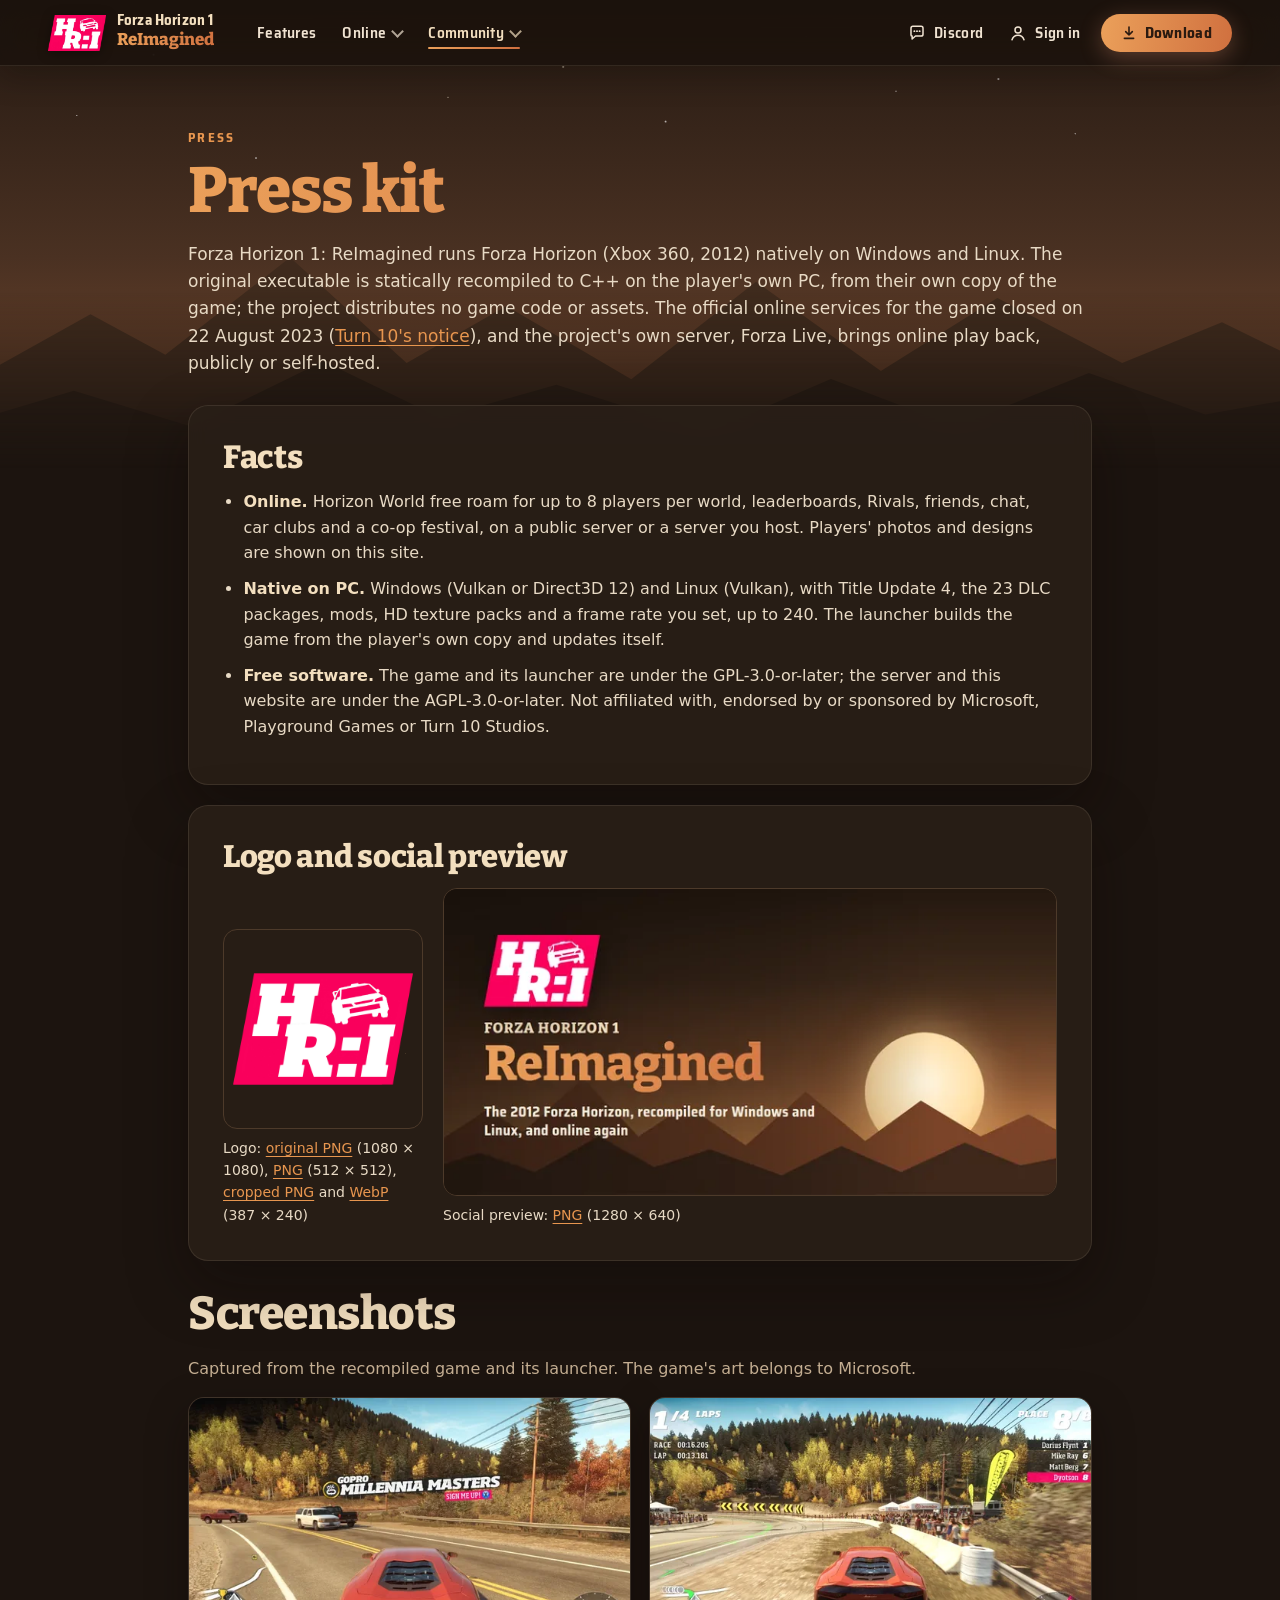
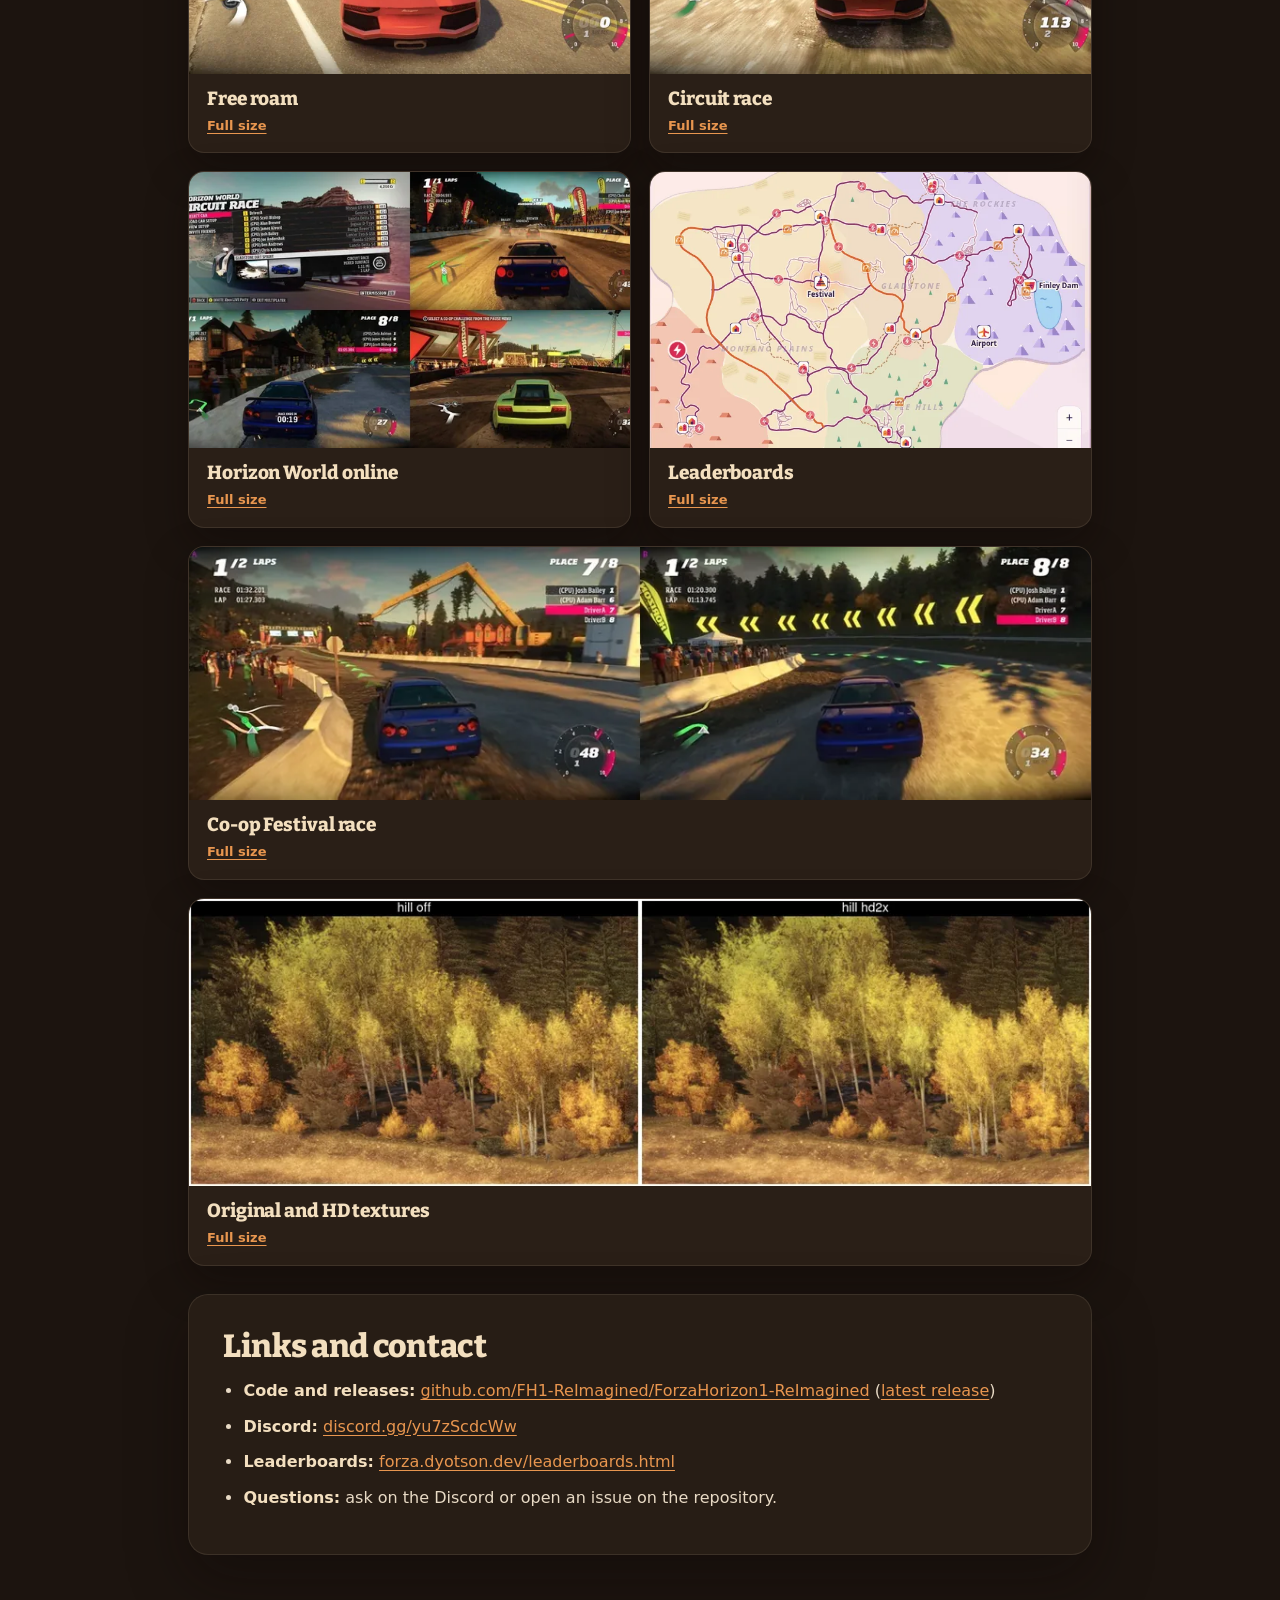
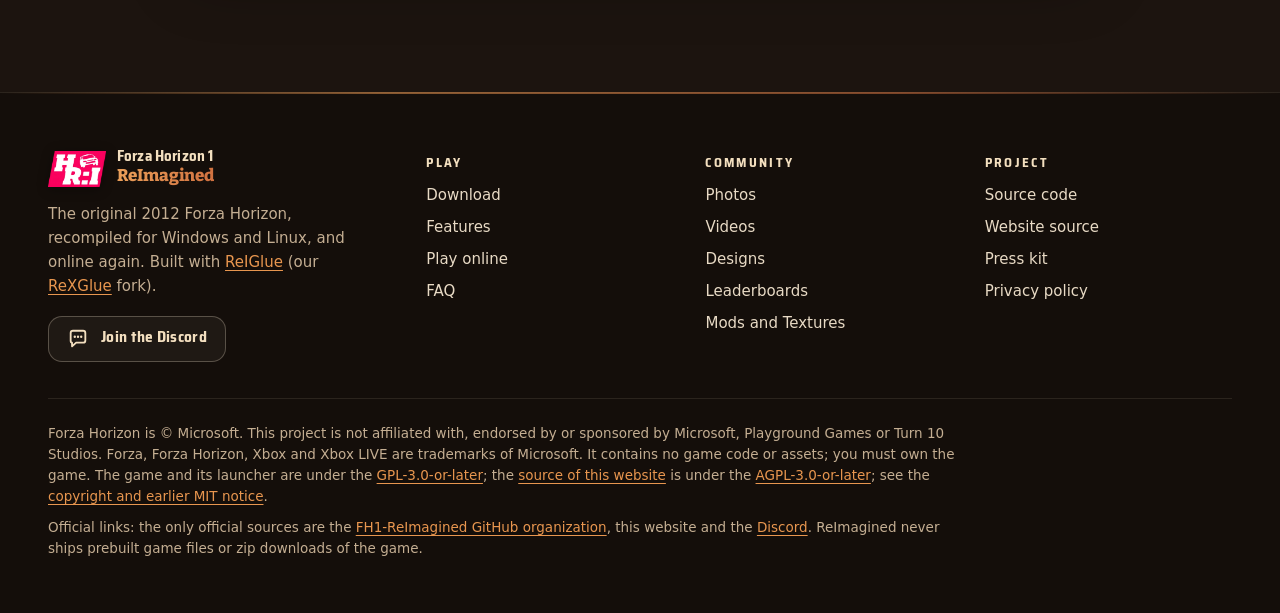
<file: press.html>
<!doctype html>
<html lang="en">
<head>
<meta charset="utf-8">
<meta name="viewport" content="width=device-width, initial-scale=1">
<script>document.documentElement.classList.add("js");try{if(localStorage.getItem("fh-signed-in")==="1")document.documentElement.classList.add("signed-in")}catch(e){}</script>
<title>Press kit - Forza Horizon 1: ReImagined</title>
<meta name="description" content="Facts, logo, screenshots and links for writing about Forza Horizon 1: ReImagined, the 2012 Forza Horizon recompiled to run natively on Windows and Linux, and online again.">
<link rel="canonical" href="https://forza.dyotson.dev/press.html">
<meta name="theme-color" content="#1c140f">
<meta property="og:title" content="Press kit - Forza Horizon 1: ReImagined">
<meta property="og:description" content="Facts, logo, screenshots and links for writing about the 2012 Forza Horizon, native on Windows and Linux, and online again.">
<meta property="og:type" content="website">
<meta property="og:url" content="https://forza.dyotson.dev/press.html">
<meta property="og:image" content="https://forza.dyotson.dev/images/social-preview.png">
<meta property="og:image:width" content="1280">
<meta property="og:image:height" content="640">
<meta property="og:image:alt" content="The Forza Horizon 1: ReImagined logo beside the name and one line about the project">
<meta property="og:site_name" content="Forza Horizon 1: ReImagined">
<meta name="twitter:card" content="summary_large_image">
<link rel="icon" href="images/logo.svg" type="image/svg+xml">
<link rel="icon" href="images/favicon-32.png" sizes="32x32" type="image/png">
<link rel="apple-touch-icon" href="images/apple-touch-icon.png">
<link rel="stylesheet" href="style.css">
</head>
<body>
<a class="skip" href="#facts">Skip to the press kit</a>

<div class="scene" aria-hidden="true">
  <div class="sky"></div>
  <div class="stars" style="--stars:.7"></div>
  <svg class="ridge far" viewBox="0 0 1600 300" preserveAspectRatio="none"><polygon points="0,300 0,190 140,110 230,160 380,40 520,170 640,100 790,190 940,70 1090,180 1230,90 1380,170 1500,120 1600,170 1600,300"/></svg>
  <svg class="ridge near" viewBox="0 0 1600 300" preserveAspectRatio="none"><polygon points="0,300 0,220 120,170 260,230 420,120 560,215 700,160 880,240 1030,150 1180,230 1340,140 1480,210 1600,180 1600,300"/></svg>
</div>

<header class="topbar">
  <a class="brand" href="index.html"><img src="images/logo-mark.webp" alt="" width="58" height="36"><span>Forza Horizon 1<b>ReImagined</b></span></a>
  <button type="button" class="nav-toggle" aria-expanded="false" aria-controls="site-nav"><span class="nav-bars" aria-hidden="true"></span>Menu</button>
  <nav id="site-nav" aria-label="Site">
    <a href="features.html">Features</a>
    <details class="menu" open>
      <summary>Online</summary>
      <div class="menu-panel" id="nav-online">
        <div class="menu-list">
          <a href="leaderboards.html">Leaderboards</a>
          <a href="mods.html">Mods and Textures</a>
        </div>
      </div>
    </details>
    <details class="menu" open>
      <summary>Community</summary>
      <div class="menu-panel" id="nav-community">
        <div class="menu-list">
          <a href="gallery.html">Photos</a>
          <a href="videos.html">Videos</a>
          <a href="designs.html">Designs</a>
          <a href="press.html" aria-current="page">Press</a>
          <a href="faq.html">FAQ</a>
        </div>
      </div>
    </details>
    <a class="nav-discord" href="https://discord.gg/yu7zScdcWw">Discord</a>
    <a class="nav-account" href="account.html">Sign in</a>
    <a class="nav-cta" href="download.html">Download</a>
  </nav>
</header>

<main class="board-page press-page">
  <div class="page-head">
    <p class="kicker">Press</p>
    <h1><span class="h1-big">Press kit</span></h1>
    <p class="aside">Forza Horizon 1: ReImagined runs Forza Horizon (Xbox 360, 2012) natively on Windows and Linux. The original executable is statically recompiled to C++ on the player's own PC, from their own copy of the game; the project distributes no game code or assets. The official online services for the game closed on 22 August 2023 (<a href="https://forza.net/news/forza-horizon-online-services-closure">Turn 10's notice</a>), and the project's own server, Forza Live, brings online play back, publicly or self-hosted.</p>
  </div>

  <section id="facts" class="panel rules" aria-labelledby="facts-h">
    <h2 id="facts-h">Facts</h2>
    <ul>
      <li><b>Online.</b> Horizon World free roam for up to 8 players per world, leaderboards, Rivals, friends, chat, car clubs and a co-op festival, on a public server or a server you host. Players' photos and designs are shown on this site.</li>
      <li><b>Native on PC.</b> Windows (Vulkan or Direct3D 12) and Linux (Vulkan), with Title Update 4, the 23 DLC packages, mods, HD texture packs and a frame rate you set, up to 240. The launcher builds the game from the player's own copy and updates itself.</li>
      <li><b>Free software.</b> The game and its launcher are under the GPL-3.0-or-later; the server and this website are under the AGPL-3.0-or-later. Not affiliated with, endorsed by or sponsored by Microsoft, Playground Games or Turn 10 Studios.</li>
    </ul>
  </section>

  <section class="panel press-assets" aria-labelledby="logo-h">
    <h2 id="logo-h">Logo and social preview</h2>
    <div class="press-logos">
      <figure>
        <img src="images/logo.png" alt="The Forza Horizon 1: ReImagined logo: the letters H R-I and a rally car, in white on a pink slanted panel" width="512" height="512">
        <figcaption>Logo: <a href="images/logo-original.png">original PNG</a> (1080 &times; 1080), <a href="images/logo.png">PNG</a> (512 &times; 512), <a href="images/logo-mark.png">cropped PNG</a> and <a href="images/logo-mark.webp">WebP</a> (387 &times; 240)</figcaption>
      </figure>
      <figure>
        <img src="images/social-preview.png" srcset="images/social-preview-640.webp 640w, images/social-preview-960.webp 960w, images/social-preview.png 1280w" sizes="(max-width: 600px) 100vw, 640px" alt="The social preview: the logo beside the name and one line about the project" width="1280" height="640">
        <figcaption>Social preview: <a href="images/social-preview.png">PNG</a> (1280 &times; 640)</figcaption>
      </figure>
    </div>
  </section>

  <section aria-labelledby="shots-h">
    <h2 id="shots-h" class="press-h">Screenshots</h2>
    <p class="aside">Captured from the recompiled game and its launcher. The game's art belongs to Microsoft.</p>
    <ul class="cards press-cards" aria-label="Screenshots">
      <li><figure>
        <button type="button" data-full="images/forza-free-roam.jpg" data-cap="Free roam"><img src="images/forza-free-roam.jpg" srcset="images/forza-free-roam-640.webp 640w, images/forza-free-roam-960.webp 960w, images/forza-free-roam.jpg 1280w" sizes="(max-width: 600px) 112vw, (max-width: 1100px) 56vw, 500px" alt="Free roam in Colorado" width="1280" height="720" loading="lazy"></button>
        <figcaption><b>Free roam</b><a href="images/forza-free-roam.jpg">Full size</a></figcaption>
      </figure></li>
      <li><figure>
        <button type="button" data-full="images/forza-race.jpg" data-cap="Circuit race"><img src="images/forza-race.jpg" srcset="images/forza-race-640.webp 640w, images/forza-race-960.webp 960w, images/forza-race.jpg 1280w" sizes="(max-width: 600px) 112vw, (max-width: 1100px) 56vw, 500px" alt="A circuit race against seven AI drivers" width="1280" height="720" loading="lazy"></button>
        <figcaption><b>Circuit race</b><a href="images/forza-race.jpg">Full size</a></figcaption>
      </figure></li>
      <li><figure>
        <button type="button" data-full="images/forza-horizon-world-online.jpg" data-cap="Horizon World online"><img src="images/forza-horizon-world-online.jpg" srcset="images/forza-horizon-world-online-640.webp 640w, images/forza-horizon-world-online-960.webp 960w, images/forza-horizon-world-online.jpg 1280w" sizes="(max-width: 600px) 112vw, (max-width: 1100px) 56vw, 500px" alt="The Horizon World online playlist lobby" width="1280" height="720" loading="lazy"></button>
        <figcaption><b>Horizon World online</b><a href="images/forza-horizon-world-online.jpg">Full size</a></figcaption>
      </figure></li>
      <li><figure>
        <button type="button" data-full="images/leaderboards-map.webp" data-cap="Leaderboards"><img src="images/leaderboards-map.webp" alt="The leaderboards map of Colorado with speed trap pins" width="710" height="552" loading="lazy"></button>
        <figcaption><b>Leaderboards</b><a href="images/leaderboards-map.webp">Full size</a></figcaption>
      </figure></li>
      <li class="wide"><figure>
        <button type="button" data-full="images/coop-race.webp" data-cap="Co-op Festival race"><img src="images/coop-race.webp" srcset="images/coop-race-640.webp 640w, images/coop-race-960.webp 960w, images/coop-race.webp 1280w" sizes="(max-width: 1100px) 100vw, 910px" alt="Two players racing a Co-op Festival event against CPU drivers, each on their own screen" width="1280" height="360" loading="lazy"></button>
        <figcaption><b>Co-op Festival race</b><a href="images/coop-race.webp">Full size</a></figcaption>
      </figure></li>
      <li class="wide"><figure>
        <button type="button" data-full="images/hd-before-after.webp" data-cap="Original and HD textures"><img src="images/hd-before-after.webp" srcset="images/hd-before-after-640.webp 640w, images/hd-before-after-960.webp 960w, images/hd-before-after.webp 1412w" sizes="(max-width: 1100px) 100vw, 910px" alt="Trees on a hillside: original textures beside a 2x HD pack" width="1412" height="450" loading="lazy"></button>
        <figcaption><b>Original and HD textures</b><a href="images/hd-before-after.webp">Full size</a></figcaption>
      </figure></li>
    </ul>
  </section>

  <!-- TODO(trailer): there is no trailer yet. When one exists, add a "Trailer" section here with its link. -->

  <section class="panel rules" aria-labelledby="links-h">
    <h2 id="links-h">Links and contact</h2>
    <ul>
      <li><b>Code and releases:</b> <a href="https://github.com/FH1-ReImagined/ForzaHorizon1-ReImagined">github.com/FH1-ReImagined/ForzaHorizon1-ReImagined</a> (<a href="https://github.com/FH1-ReImagined/ForzaHorizon1-ReImagined/releases/latest">latest release</a>)</li>
      <li><b>Discord:</b> <a href="https://discord.gg/yu7zScdcWw">discord.gg/yu7zScdcWw</a></li>
      <li><b>Leaderboards:</b> <a href="leaderboards.html">forza.dyotson.dev/leaderboards.html</a></li>
      <li><b>Questions:</b> ask on the Discord or open an issue on the repository. <!-- TODO(contact): add a press contact (an address or a Discord handle) here once there is one. --></li>
    </ul>
  </section>
</main>

<footer>
  <div class="foot-top">
    <div class="foot-brand">
      <a class="brand" href="index.html"><img src="images/logo-mark.webp" alt="" width="58" height="36"><span>Forza Horizon 1<b>ReImagined</b></span></a>
      <p>The original 2012 Forza Horizon, recompiled for Windows and Linux, and online again. Built with <a href="https://github.com/FH1-ReImagined/ReIGlue">ReIGlue</a> (our <a href="https://github.com/rexglue/rexglue-sdk">ReXGlue</a> fork).</p>
      <a class="btn ghost ico ico-chat" href="https://discord.gg/yu7zScdcWw"><span>Join the Discord</span></a>
    </div>
    <div class="foot-col">
      <p class="foot-h">Play</p>
      <ul>
        <li><a href="download.html">Download</a></li>
        <li><a href="features.html">Features</a></li>
        <li><a href="online.html">Play online</a></li>
        <li><a href="faq.html">FAQ</a></li>
      </ul>
    </div>
    <div class="foot-col">
      <p class="foot-h">Community</p>
      <ul>
        <li><a href="gallery.html">Photos</a></li>
        <li><a href="videos.html">Videos</a></li>
        <li><a href="designs.html">Designs</a></li>
        <li><a href="leaderboards.html">Leaderboards</a></li>
        <li><a href="mods.html">Mods and Textures</a></li>
      </ul>
    </div>
    <div class="foot-col">
      <p class="foot-h">Project</p>
      <ul>
        <li><a href="https://github.com/FH1-ReImagined/ForzaHorizon1-ReImagined">Source code</a></li>
        <li><a href="https://github.com/FH1-ReImagined/website">Website source</a></li>
        <li><a href="press.html">Press kit</a></li>
        <li><a href="https://github.com/FH1-ReImagined/ForzaHorizon1-ReImagined/blob/main/PRIVACY.md">Privacy policy</a></li>
      </ul>
    </div>
  </div>
  <div class="foot-legal">
    <p>Forza Horizon is &copy; Microsoft. This project is not affiliated with, endorsed by or sponsored by Microsoft, Playground Games or Turn 10 Studios. Forza, Forza Horizon, Xbox and Xbox LIVE are trademarks of Microsoft. It contains no game code or assets; you must own the game. The game and its launcher are under the <a href="https://github.com/FH1-ReImagined/ForzaHorizon1-ReImagined/blob/main/LICENSE">GPL-3.0-or-later</a>; the <a href="https://github.com/FH1-ReImagined/website">source of this website</a> is under the <a href="LICENSE">AGPL-3.0-or-later</a>; see the <a href="NOTICE.md">copyright and earlier MIT notice</a>.</p>
    <p>Official links: the only official sources are the <a href="https://github.com/FH1-ReImagined">FH1-ReImagined GitHub organization</a>, this website and the <a href="https://discord.gg/yu7zScdcWw">Discord</a>. ReImagined never ships prebuilt game files or zip downloads of the game.</p>
  </div>
</footer>

<dialog id="lightbox"><form method="dialog"><button class="close" aria-label="Close">&times;</button></form><img alt=""><p></p></dialog>
<script src="nav.js"></script>
<script src="photos.js"></script>
</body>
</html>
</file>
<file: style.css>
/* Forza Horizon 1: ReImagined, the website's look.
   Colorado at golden hour: a warm umber page, the evening sky over red-rock ridges behind the top of
   every page (the whole first screen on the landing page), dusty orange and rust accents, sand text.
   Type: the headline font is one variable, --font-headline (now Bitter ExtraBold, fonts/, SIL Open
   Font License); Saira Semi Condensed for labels, buttons and the navbar; the system font for reading.
   To use Soho Std instead, with a licence that covers web fonts: put its woff2 files in fonts/, add an
   @font-face { font-family: "Soho Std"; font-weight: 800; src: url("fonts/<file>.woff2") format("woff2"); }
   here, and put "Soho Std" first in --font-headline. Nothing else changes. */
@font-face { font-family: "Bitter"; font-style: normal; font-weight: 800; font-display: swap; src: url("fonts/bitter-800.woff2") format("woff2"); }
@font-face { font-family: "Saira Semi Condensed"; font-style: normal; font-weight: 600; font-display: swap; src: url("fonts/saira-semi-condensed-600.woff2") format("woff2"); }
@font-face { font-family: "Saira Semi Condensed"; font-style: normal; font-weight: 700; font-display: swap; src: url("fonts/saira-semi-condensed-700.woff2") format("woff2"); }

:root {
  --bg: #1c140f;
  --bg-deep: #140e0a;
  --panel: rgba(42, 31, 23, 0.88);
  --surface: #2a1f17;
  --surface-2: #36281d;
  --border: #4d3a2a;
  --line: rgba(243, 223, 191, 0.1);
  --text: #f4ebdd;
  --soft: #e8dac5;
  --muted: #c4ae92;
  --cream: #f3dfbf;
  --sand: #ead9bd;
  --orange: #e8964f;
  --pink: #d0703f;
  --ink: #2a1a10;
  --grad: linear-gradient(100deg, #eba05a, var(--pink));
  --sky-top: #241912;
  --sky-mid: #4a3122;
  --sky-bottom: #7a4a2e;
  --ridge-far: #3d2a1d;
  --ridge-near: #2c1f16;
  --stars: .35;
  --drop-bg: #2c2119;
  --menu-bg: #1c140f;
  --tip-bg: rgba(28, 20, 15, .96);
  --bar-h: 66px;
  --gutter: clamp(16px, 4vw, 48px);
  --wrap: 1280px;
  --radius: 16px;
  --font-headline: "Bitter", "Roboto Slab", "Rockwell", Georgia, serif;
  --font-ui: "Saira Semi Condensed", system-ui, -apple-system, "Segoe UI", Roboto, Arial, sans-serif;
  --font-body: system-ui, -apple-system, "Segoe UI", Roboto, "Helvetica Neue", Arial, sans-serif;
  --ease: cubic-bezier(.2, .8, .2, 1);
  color-scheme: dark;
}
* { box-sizing: border-box; }
html { scroll-behavior: smooth; scroll-padding-top: calc(var(--bar-h) + 16px); -webkit-text-size-adjust: 100%; }
body {
  margin: 0; min-height: 100vh; position: relative; isolation: isolate; overflow-x: hidden;
  background: var(--bg); color: var(--text);
  font: 17px/1.6 var(--font-body);
  text-rendering: optimizeLegibility;
}
img, svg { max-width: 100%; }
a { color: var(--orange); text-underline-offset: 3px; }
a:hover { color: var(--cream); }
code { background: rgba(255, 255, 255, .08); padding: .1em .4em; border-radius: 6px; font-size: .9em; overflow-wrap: anywhere; }
::selection { background: rgba(223, 145, 116, .45); color: #ffffff; }
:focus-visible { outline: 2px solid var(--orange); outline-offset: 2px; border-radius: 6px; }
.skip { position: absolute; left: -999px; top: 10px; background: var(--cream); color: var(--ink); padding: 8px 14px; border-radius: 10px; z-index: 100; font-weight: 700; }
.skip:focus { left: 10px; }
.sr-only { position: absolute; width: 1px; height: 1px; overflow: hidden; clip-path: inset(50%); white-space: nowrap; }

/* ---- scrollbars: a slim sunset thumb on the night track (WebKit/Blink here, Firefox below) ---- */
::-webkit-scrollbar { width: 12px; height: 12px; }
::-webkit-scrollbar-track { background: var(--bg-deep); }
::-webkit-scrollbar-thumb {
  background: linear-gradient(180deg, var(--orange), var(--pink)); border-radius: 999px;
  border: 3px solid var(--bg-deep); min-height: 48px;
}
::-webkit-scrollbar-thumb:hover { background: linear-gradient(180deg, #e9a975, #e4a28a); }
::-webkit-scrollbar-corner { background: var(--bg-deep); }
@supports (-moz-appearance: none) {
  :root { scrollbar-color: #df9479 var(--bg-deep); scrollbar-width: thin; }
}

/* ---- the sky behind the top of the page ---- */
.scene {
  position: absolute; left: 0; right: 0; top: 0; z-index: -1; overflow: hidden; pointer-events: none;
  height: clamp(340px, 52vh, 520px);
  -webkit-mask-image: linear-gradient(180deg, #000000 62%, transparent); mask-image: linear-gradient(180deg, #000000 62%, transparent);
}
.sky { position: absolute; inset: 0; background: linear-gradient(180deg, var(--sky-top) 0%, var(--sky-mid) 55%, var(--sky-bottom) 100%); }
.stars {
  position: absolute; inset: 0 0 35% 0; opacity: var(--stars);
  background-image:
    radial-gradient(1.5px 1.5px at 12% 18%, #ffffff, transparent), radial-gradient(1px 1px at 28% 8%, #ffffff, transparent),
    radial-gradient(1.5px 1.5px at 44% 22%, #f1e3ce, transparent), radial-gradient(1px 1px at 63% 12%, #ffffff, transparent),
    radial-gradient(1.5px 1.5px at 78% 26%, #ffffff, transparent), radial-gradient(1px 1px at 90% 9%, #f1e3ce, transparent),
    radial-gradient(1px 1px at 6% 38%, #ffffff, transparent), radial-gradient(1.5px 1.5px at 52% 40%, #ffffff, transparent),
    radial-gradient(1px 1px at 84% 44%, #ffffff, transparent), radial-gradient(1px 1px at 35% 32%, #f1e3ce, transparent),
    radial-gradient(1px 1px at 70% 30%, #ffffff, transparent), radial-gradient(1.5px 1.5px at 20% 52%, #ffffff, transparent);
}
.ridge { position: absolute; left: -2%; width: 104%; max-width: none; bottom: 0; height: 38%; }
.ridge.far { height: 52%; fill: var(--ridge-far); opacity: .9; }
.ridge.near { fill: var(--ridge-near); }
.sun { display: none; }

/* ---- the navbar ---- */
.topbar {
  position: fixed; top: 0; left: 0; right: 0; z-index: 40; height: var(--bar-h);
  display: flex; align-items: center; gap: clamp(14px, 2.4vw, 36px); padding: 0 var(--gutter);
}
.topbar::before {
  content: ""; position: absolute; inset: 0; z-index: -1; pointer-events: none;
  background: rgba(25, 17, 12, .78); -webkit-backdrop-filter: blur(16px) saturate(1.3); backdrop-filter: blur(16px) saturate(1.3);
  border-bottom: 1px solid var(--line); box-shadow: 0 10px 30px rgba(11, 7, 5, .25); transition: opacity .3s;
}
html.js .landing .topbar:not(.solid)::before { opacity: 0; }
.brand { display: flex; align-items: center; gap: 11px; text-decoration: none; color: var(--cream); white-space: nowrap; flex-shrink: 0; }
.brand img { display: block; width: auto; height: 36px; filter: drop-shadow(0 2px 6px rgba(0, 0, 0, .35)); }
.brand span { display: flex; flex-direction: column; font: 700 15px/1.05 var(--font-ui); letter-spacing: .01em; }
.brand b { font: 800 17px/1.25 var(--font-headline); padding-bottom: .12em; letter-spacing: -.005em; background: var(--grad); -webkit-background-clip: text; background-clip: text; color: transparent; }
.brand:hover { color: var(--cream); }
nav { display: flex; align-items: center; gap: 2px; flex: 1; min-width: 0; }
nav a, .menu summary {
  color: #f0e3d2; text-decoration: none; font: 600 15.5px/1 var(--font-ui); letter-spacing: .02em;
  padding: 10px 12px; border-radius: 10px; position: relative; white-space: nowrap;
  transition: color .15s, background-color .15s;
}
nav a:hover, .menu summary:hover { color: var(--cream); background: rgba(241, 227, 206, .06); }
#site-nav > a[aria-current="page"]:not(.nav-cta), .menu:has(a[aria-current="page"]) > summary { color: var(--cream); }
#site-nav > a[aria-current="page"]:not(.nav-cta)::after, .menu:has(a[aria-current="page"]) > summary::before {
  content: ""; position: absolute; left: 12px; right: 12px; bottom: 2px; height: 2px; border-radius: 2px; background: var(--grad);
}
/* The right side: Discord, Sign in or Account, Download (hidden once this browser signed in). */
nav .nav-discord { margin-left: auto; }
nav .nav-discord, nav .nav-account { display: inline-flex; align-items: center; gap: 8px; }
nav .nav-discord::before, nav .nav-account::before, nav .nav-cta::before, .ico::before {
  content: ""; width: 18px; height: 18px; flex: none; background: currentColor;
  -webkit-mask: var(--icon) center / contain no-repeat; mask: var(--icon) center / contain no-repeat;
}
.nav-discord, .ico-chat { --icon: url("data:image/svg+xml,%3Csvg xmlns='http://www.w3.org/2000/svg' viewBox='0 0 24 24' fill='none' stroke='black' stroke-width='2' stroke-linecap='round' stroke-linejoin='round'%3E%3Cpath d='M4 5.5A2.5 2.5 0 0 1 6.5 3h11A2.5 2.5 0 0 1 20 5.5v8a2.5 2.5 0 0 1-2.5 2.5H10l-4.5 4v-4h0A1.5 1.5 0 0 1 4 14.5z'/%3E%3Cpath d='M8.5 9.5h.01M12 9.5h.01M15.5 9.5h.01' stroke-width='2.6'/%3E%3C/svg%3E"); }
.nav-account, .ico-user { --icon: url("data:image/svg+xml,%3Csvg xmlns='http://www.w3.org/2000/svg' viewBox='0 0 24 24' fill='none' stroke='black' stroke-width='2' stroke-linecap='round'%3E%3Ccircle cx='12' cy='8' r='4'/%3E%3Cpath d='M4 21c1.4-4 4.4-6 8-6s6.6 2 8 6'/%3E%3C/svg%3E"); }
.nav-cta, .ico-download { --icon: url("data:image/svg+xml,%3Csvg xmlns='http://www.w3.org/2000/svg' viewBox='0 0 24 24' fill='none' stroke='black' stroke-width='2.4' stroke-linecap='round' stroke-linejoin='round'%3E%3Cpath d='M12 3v12M7 10l5 5 5-5M5 20h14'/%3E%3C/svg%3E"); }
.ico-arrow { --icon: url("data:image/svg+xml,%3Csvg xmlns='http://www.w3.org/2000/svg' viewBox='0 0 24 24' fill='none' stroke='black' stroke-width='2.4' stroke-linecap='round' stroke-linejoin='round'%3E%3Cpath d='M5 12h14M13 6l6 6-6 6'/%3E%3C/svg%3E"); }
.ico-shield { --icon: url("data:image/svg+xml,%3Csvg xmlns='http://www.w3.org/2000/svg' viewBox='0 0 24 24' fill='none' stroke='black' stroke-width='2' stroke-linecap='round' stroke-linejoin='round'%3E%3Cpath d='M12 3l8 3v6c0 4.5-3.4 8-8 9-4.6-1-8-4.5-8-9V6z'/%3E%3Cpath d='M8.5 12l2.5 2.5 4.5-5'/%3E%3C/svg%3E"); }
nav .nav-cta {
  display: inline-flex; align-items: center; gap: 8px; margin-left: 6px; padding: 11px 20px;
  color: var(--ink); background: var(--grad); border-radius: 999px; font-weight: 700;
  box-shadow: 0 6px 22px rgba(223, 145, 116, .32);
}
nav .nav-cta::before { width: 16px; height: 16px; }
nav .nav-cta:hover { color: var(--ink); background: var(--grad); filter: brightness(1.08); }
nav .nav-cta[aria-current="page"] { box-shadow: 0 0 0 2px var(--cream), 0 6px 22px rgba(223, 145, 116, .32); }
nav .nav-cta[hidden], html.signed-in #site-nav .nav-cta { display: none; }
.nav-toggle {
  display: none; align-items: center; gap: 10px; flex-shrink: 0; margin-left: auto; cursor: pointer;
  font: 700 15px/1 var(--font-ui); letter-spacing: .04em; color: var(--cream);
  background: rgba(241, 227, 206, .06); border: 1px solid rgba(241, 227, 206, .18); border-radius: 999px; padding: 10px 16px;
}
.nav-toggle:hover { background: rgba(228, 150, 87, .14); }
.nav-bars { width: 16px; height: 2px; background: currentColor; box-shadow: 0 -5px currentColor, 0 5px currentColor; display: inline-block; position: relative; border-radius: 2px; }
.nav-toggle[aria-expanded="true"] .nav-bars { background: transparent; box-shadow: none; }
.nav-toggle[aria-expanded="true"] .nav-bars::before, .nav-toggle[aria-expanded="true"] .nav-bars::after {
  content: ""; position: absolute; left: 0; width: 16px; height: 2px; background: currentColor; border-radius: 2px;
}
.nav-toggle[aria-expanded="true"] .nav-bars::before { transform: rotate(45deg); }
.nav-toggle[aria-expanded="true"] .nav-bars::after { transform: rotate(-45deg); }
.menu { position: relative; margin: 0; }
.menu summary { list-style: none; cursor: pointer; display: flex; align-items: center; gap: 7px; }
.menu summary::-webkit-details-marker { display: none; }
.menu summary::marker { content: ""; }
.menu summary::after { content: ""; width: 7px; height: 7px; border: solid currentColor; border-width: 0 2px 2px 0; transform: translateY(-2px) rotate(45deg); opacity: .7; transition: transform .2s; }
.menu-panel { padding-top: 10px; }
.menu-list { display: flex; flex-direction: column; gap: 2px; }
@media (min-width: 941px) {
  .menu:hover summary::after, .menu:focus-within summary::after { transform: translateY(1px) rotate(-135deg); }
  .menu-panel { position: absolute; top: 100%; left: 0; min-width: 220px; z-index: 30; padding-top: 8px; }
  .menu:not(:hover):not(:focus-within) > .menu-panel { display: none; }
  .menu:hover > .menu-panel, .menu:focus-within > .menu-panel { display: block; }
  html:not(.js) .menu:not([open]) > .menu-panel { display: none; }
  .menu-list {
    background: var(--drop-bg); border: 1px solid var(--border); border-radius: 16px; padding: 8px;
    box-shadow: 0 24px 50px rgba(11, 7, 5, .55); animation: menu-in .16s var(--ease);
  }
  .menu-list a { padding: 11px 14px; font-size: 15.5px; }
  .menu-list a:hover, .menu-list a:focus-visible { background: rgba(228, 150, 87, .13); color: var(--cream); }
  .menu-list a[aria-current="page"] { color: var(--cream); background: rgba(228, 150, 87, .1); box-shadow: inset 3px 0 0 var(--orange); }
}
@keyframes menu-in { from { opacity: 0; transform: translateY(-4px); } to { opacity: 1; transform: none; } }
/* The full row fits once the wordmark steps aside; at 940px and below the Menu button takes over. */
@media (max-width: 1120px) and (min-width: 941px) {
  .topbar .brand span { position: absolute; width: 1px; height: 1px; overflow: hidden; clip-path: inset(50%); white-space: nowrap; }
  nav a, .menu summary { padding-left: 10px; padding-right: 10px; }
}
@media (max-width: 940px) {
  html.js .nav-toggle { display: inline-flex; }
  html.js #site-nav {
    display: none; position: fixed; top: var(--bar-h); left: 0; right: 0; z-index: 30;
    grid-template-columns: 1fr 1fr; gap: 4px 10px; align-content: start;
    padding: 10px var(--gutter) 22px; margin: 0;
    background: var(--menu-bg); border-bottom: 1px solid var(--border);
    box-shadow: 0 30px 50px rgba(11, 7, 5, .6); max-height: calc(100dvh - var(--bar-h)); overflow: auto;
  }
  html.js #site-nav.is-open { display: grid; }
  html.js #site-nav > a:not(.nav-discord):not(.nav-account):not(.nav-cta), html.js .menu { grid-column: 1 / -1; }
  html.js #site-nav > a, html.js .menu-list a { padding: 13px 12px; font-size: 18px; }
  html.js #site-nav > a[aria-current="page"]::after { display: none; }
  html.js #site-nav > a[aria-current="page"], html.js .menu-list a[aria-current="page"] { color: var(--cream); background: rgba(228, 150, 87, .1); }
  html.js .menu { border-top: 1px solid var(--line); padding-top: 8px; margin-top: 4px; }
  html.js .menu summary { color: var(--orange); font-size: 12px; font-weight: 700; letter-spacing: .16em; text-transform: uppercase; padding: 8px 12px 2px; cursor: default; background: none; }
  html.js .menu summary::before, html.js .menu summary::after { display: none; }
  html.js .menu-panel { padding: 0; }
  html.js .menu-list { display: grid; grid-template-columns: 1fr 1fr; }
  html.js #site-nav .nav-discord, html.js #site-nav .nav-account {
    margin: 14px 0 0; justify-content: center; border: 1px solid rgba(241, 227, 206, .2); border-radius: 999px; padding: 13px 12px; font-size: 16px;
  }
  html.js.signed-in #site-nav .nav-account, html.js #site-nav:has(.nav-cta[hidden]) .nav-account { grid-column: auto; }
  html.js #site-nav .nav-cta { grid-column: 1 / -1; justify-content: center; margin: 10px 0 0; padding: 15px 14px; font-size: 17px; }
  html:not(.js) .topbar { position: static; height: auto; flex-wrap: wrap; padding-top: 12px; padding-bottom: 12px; }
  html:not(.js) .topbar::before { opacity: 1; }
  html:not(.js) #site-nav { flex-wrap: wrap; width: 100%; }
  html:not(.js) .nav-discord { margin-left: 0; }
  html:not(.js) .menu summary::after { display: none; }
  html:not(.js) .menu-panel { padding: 0 0 0 12px; }
}
@media (max-width: 400px) {
  .topbar { gap: 8px; }
  .brand span { font-size: 13px; }
  .brand b { font-size: 17px; }
}

/* ---- type and the shared pieces ---- */
main { position: relative; z-index: 1; }
h1, h2, h3 { line-height: 1.1; margin: 0 0 14px; font-family: var(--font-headline); font-weight: 800; letter-spacing: -.01em; }
h1 { display: flex; flex-direction: column; }
h2, h1.plain { font-size: clamp(28px, 3.6vw, 46px); color: var(--cream); }
h1.plain { display: block; }
h3 { font-size: 21px; color: var(--cream); margin-top: 24px; }
.h1-small { color: var(--cream); font-size: clamp(20px, 2.4vw, 30px); letter-spacing: .03em; text-transform: uppercase; }
.h1-big {
  font-size: clamp(40px, 6vw, 80px); letter-spacing: -.015em; line-height: 1.1; padding-bottom: .22em; margin-bottom: -.14em;
  background: var(--grad); -webkit-background-clip: text; background-clip: text; color: transparent;
}
.kicker { margin: 0 0 10px; color: var(--orange); font: 700 13px/1.2 var(--font-ui); letter-spacing: .18em; text-transform: uppercase; }
.lead { font-size: clamp(18px, 1.6vw, 21px); line-height: 1.55; color: var(--soft); margin: 0 0 8px; max-width: 40em; }
.aside { color: var(--muted); font-size: 16px; }
.notice {
  margin: 18px 0 0; padding: 13px 16px; border: 1px solid rgba(223, 145, 116, .28); border-left: 3px solid var(--pink);
  background: rgba(223, 145, 116, .08); border-radius: 12px; font-size: 15px; color: #faede8;
}
.panel {
  width: 100%; background: var(--panel); border: 1px solid var(--line); border-radius: 20px; padding: clamp(20px, 3vw, 34px);
  -webkit-backdrop-filter: blur(10px); backdrop-filter: blur(10px); box-shadow: 0 24px 60px rgba(11, 7, 5, .35);
}
.panel h2 { font-size: clamp(23px, 2.6vw, 31px); }

.cta { display: flex; flex-wrap: wrap; gap: 12px; margin-top: 24px; }
.btn {
  display: inline-flex; flex-direction: column; justify-content: center; text-decoration: none; padding: 13px 22px; border-radius: 14px;
  font: 700 17px/1.15 var(--font-ui); letter-spacing: .02em; transition: transform .18s var(--ease), filter .18s, background-color .18s, border-color .18s;
}
.btn small { font: 600 12.5px/1.3 var(--font-body); letter-spacing: 0; opacity: .9; margin-top: 2px; }
.btn.primary small { opacity: 1; }
.btn:hover { transform: translateY(-2px); }
.btn.primary { color: var(--ink); background: var(--grad); box-shadow: 0 10px 30px rgba(223, 145, 116, .3); }
.btn.primary:hover { color: var(--ink); filter: brightness(1.07); }
.btn.ghost { color: var(--cream); border: 1px solid rgba(241, 227, 206, .28); background: rgba(241, 227, 206, .05); }
.btn.ghost:hover { border-color: var(--orange); background: rgba(228, 150, 87, .12); }
.btn.ico { display: inline-grid; grid-template-columns: auto 1fr; column-gap: 12px; align-items: center; }
.btn.ico::before { grid-row: 1 / span 2; width: 22px; height: 22px; }
.btn.ico span, .btn.ico small { grid-column: 2; }
.link-more { display: inline-flex; align-items: center; gap: 8px; color: var(--cream); font: 700 16px/1 var(--font-ui); letter-spacing: .03em; text-decoration: none; white-space: nowrap; padding: 10px 0; }
.link-more::after { content: "\2192"; color: var(--orange); transition: transform .2s var(--ease); }
.link-more:hover { color: var(--orange); }
.link-more:hover::after { transform: translateX(4px); }

.chips { display: flex; flex-wrap: wrap; gap: 8px; margin: 0; }
.chips a { color: var(--cream); text-decoration: none; font: 600 15px/1 var(--font-ui); border: 1px solid rgba(241, 227, 206, .22); border-radius: 999px; padding: 9px 16px; background: rgba(241, 227, 206, .04); }
.chips a:hover { border-color: var(--orange); background: rgba(228, 150, 87, .12); }

.features, .steps, .req ul { padding-left: 1.2em; margin: 0 0 12px; }
.features li, .steps li, .req li { margin-bottom: 10px; }
.steps { counter-reset: step; list-style: none; padding: 0; }
.steps li { counter-increment: step; position: relative; padding-left: 46px; }
.steps li::before {
  content: counter(step); position: absolute; left: 0; top: 0; width: 32px; height: 32px; border-radius: 50%;
  display: grid; place-items: center; font: 800 17px/1 var(--font-headline); color: var(--ink); background: var(--grad);
}
.modes dt { font-weight: 800; color: var(--cream); margin-top: 12px; }
.modes dd { margin: 2px 0 0; color: var(--soft); }

/* ---- sections ---- */
.stop { width: min(100% - 2 * var(--gutter), var(--wrap)); margin: 0 auto; padding: clamp(36px, 4.5vw, 64px) 0; display: flex; flex-direction: column; gap: 28px; }
main > .stop:first-child { padding-top: calc(var(--bar-h) + clamp(40px, 6vw, 80px)); }
.stop[hidden], .photo-state[hidden], .design-state[hidden] { display: none; }
.section-head { max-width: 760px; }
.section-head .aside, .section-head .lead { margin: 0; }
.section-head h1, .section-head h2 { margin-bottom: 12px; }
.section-head.row { max-width: none; display: flex; flex-wrap: wrap; align-items: flex-end; justify-content: space-between; gap: 12px 32px; }
.section-head.row > div { max-width: 760px; }
.split { display: grid; grid-template-columns: minmax(0, 5fr) minmax(0, 7fr); gap: clamp(28px, 5vw, 72px); align-items: center; }
.split > .section-head { max-width: none; }
.ticks { list-style: none; margin: 20px 0 0; padding: 0; display: grid; gap: 10px; }
.ticks li { position: relative; padding-left: 30px; color: var(--soft); }
.ticks li::before { content: ""; position: absolute; left: 0; top: .3em; width: 18px; height: 18px; border-radius: 50%; background: var(--grad); -webkit-mask: radial-gradient(circle, transparent 0 3px, #000000 3.5px); mask: radial-gradient(circle, transparent 0 3px, #000000 3.5px); }

/* Pictures that open in the viewer (photos.js): a card with its caption under the picture. Only the
   picture's own button (a child of its figure or list item) is reset: a card's other buttons, such as
   the thumbs-up (likes.js), keep their own look. */
.cards { list-style: none; margin: 0; padding: 0; width: 100%; display: grid; grid-template-columns: repeat(2, minmax(0, 1fr)); gap: 18px; }
.cards li.wide { grid-column: 1 / -1; }
.cards figure { margin: 0; height: 100%; display: flex; flex-direction: column; background: var(--surface); border: 1px solid var(--line); border-radius: var(--radius); overflow: hidden; box-shadow: 0 16px 40px rgba(11, 7, 5, .35); }
.cards figure > button { all: unset; display: block; cursor: zoom-in; line-height: 0; overflow: hidden; position: relative; }
.cards figure > button:focus-visible { outline: 2px solid var(--orange); outline-offset: -2px; }
.cards img { display: block; width: 100%; height: auto; transition: transform .5s var(--ease); }
.cards figure > button:hover img { transform: scale(1.04); }
.cards li:not(.wide) img { aspect-ratio: 16 / 10; object-fit: cover; }
.cards li:not(.wide) img[src*="launcher"] { object-position: top; }
.cards figcaption { padding: 14px 18px 16px; font-size: 15px; line-height: 1.45; color: var(--muted); }
.cards figcaption b { display: block; color: var(--cream); font: 800 19px/1.2 var(--font-headline); letter-spacing: -.005em; margin-bottom: 4px; }
.shots { list-style: none; margin: 0; padding: 0; width: 100%; display: grid; grid-template-columns: 1fr 1fr; gap: 14px; }
.shots li > button { all: unset; cursor: zoom-in; display: block; position: relative; border-radius: 14px; overflow: hidden; width: 100%; line-height: 0; }
.shots li > button:focus-visible { outline: 2px solid var(--orange); outline-offset: -2px; }
.shots img { display: block; width: 100%; height: auto; }

/* ---- the photo viewer (photos.js): one photo at a time, sliding to the next; and the video
   player (videos.js), the same dialog around one video ---- */
html.viewer-open { overflow: hidden; }
#lightbox, #player {
  position: fixed; inset: 0; width: 100%; height: 100%; max-width: none; max-height: none; margin: 0; padding: 0;
  border: 0; background: transparent; color: var(--text); overflow: hidden;
}
#lightbox::backdrop, #player::backdrop { background: rgba(15, 10, 6, .94); -webkit-backdrop-filter: blur(8px); backdrop-filter: blur(8px); }
#lightbox[open], #player[open] { display: block; animation: viewer-in .22s var(--ease); }
@keyframes viewer-in { from { opacity: 0; } to { opacity: 1; } }
#lightbox form, #player form { margin: 0; }
#lightbox .close, #player .close {
  all: unset; position: absolute; z-index: 3; right: max(12px, env(safe-area-inset-right)); top: 12px; width: 46px; height: 46px; border-radius: 50%;
  display: grid; place-items: center; font-size: 30px; line-height: 1; cursor: pointer; color: var(--cream); background: rgba(241, 227, 206, .08);
}
#lightbox .close:hover, #player .close:hover { background: rgba(228, 150, 87, .2); }
#lightbox .close:focus-visible, #player .close:focus-visible { outline: 2px solid var(--orange); outline-offset: 2px; }
.player-stage { position: absolute; left: 0; right: 0; top: 70px; bottom: 92px; display: grid; place-items: center; padding: 0 clamp(12px, 6vw, 96px); }
.player-stage video { display: block; width: 100%; height: 100%; max-height: 100%; object-fit: contain; background: transparent; border-radius: 10px; }
.player-stage video:focus-visible { outline: 2px solid var(--orange); outline-offset: 4px; }
.viewer-count { position: absolute; z-index: 2; left: max(18px, env(safe-area-inset-left)); top: 20px; margin: 0; font: 700 15px/1 var(--font-ui); letter-spacing: .12em; color: var(--muted); font-variant-numeric: tabular-nums; }
.viewer-count b { color: var(--cream); }
.viewer-stage { position: absolute; left: 0; right: 0; top: 70px; bottom: 92px; overflow: hidden; touch-action: pan-y; user-select: none; -webkit-user-select: none; cursor: grab; }
.viewer-stage.dragging { cursor: grabbing; }
.viewer-track { position: absolute; inset: 0; will-change: transform; }
.viewer-track.moving { transition: transform .42s var(--ease); }
.viewer-slide { position: absolute; inset: 0; display: grid; place-items: center; padding: 0 clamp(12px, 7vw, 110px); transform: translateX(calc(var(--pos, 0) * 100%)); }
.viewer-slide[hidden] { display: none; }
.viewer-box { width: 100%; height: 100%; container-type: size; display: grid; place-items: center; }
.viewer-frame {
  position: relative; aspect-ratio: var(--ar, 16 / 9); width: min(100cqw, 100cqh * var(--ar, 1.7778)); border-radius: 12px; overflow: hidden;
  background: rgba(241, 227, 206, .04); box-shadow: 0 30px 80px rgba(0, 0, 0, .6);
}
.viewer-frame img { position: absolute; inset: 0; width: 100%; height: 100%; object-fit: contain; display: block; -webkit-user-drag: none; }
.viewer-lo { filter: blur(10px); transform: scale(1.04); opacity: .7; }
.viewer-lo:not([src]) { display: none; }
.viewer-hi { opacity: 0; transition: opacity .3s ease; }
.viewer-hi:not([src]) { visibility: hidden; }
.viewer-hi.is-loaded { opacity: 1; }
.viewer-frame::after { content: ""; position: absolute; left: 50%; top: 50%; width: 34px; height: 34px; margin: -17px 0 0 -17px; border-radius: 50%; border: 3px solid rgba(241, 227, 206, .25); border-top-color: var(--orange); animation: spin .8s linear infinite; }
.viewer-frame.is-loaded::after { display: none; }
@keyframes spin { to { transform: rotate(360deg); } }
.viewer-nav {
  all: unset; position: absolute; z-index: 2; top: calc(50% - 10px); width: 54px; height: 54px; margin-top: -27px; border-radius: 50%; cursor: pointer;
  display: grid; place-items: center; color: var(--cream); background: rgba(39, 28, 20, .72); border: 1px solid rgba(241, 227, 206, .18);
  -webkit-backdrop-filter: blur(6px); backdrop-filter: blur(6px); transition: background-color .15s, opacity .2s, transform .15s;
}
.viewer-nav::before { content: ""; width: 12px; height: 12px; border: solid currentColor; border-width: 0 3px 3px 0; transform: translateX(-2px) rotate(-45deg); }
.viewer-prev { left: max(14px, env(safe-area-inset-left)); }
.viewer-prev::before { transform: translateX(2px) rotate(135deg); }
.viewer-next { right: max(14px, env(safe-area-inset-right)); }
.viewer-nav:hover { background: rgba(228, 150, 87, .28); }
.viewer-nav:active { transform: scale(.94); }
.viewer-nav:focus-visible { outline: 2px solid var(--orange); outline-offset: 2px; }
.viewer-nav:disabled { opacity: 0; pointer-events: none; }
.viewer-nav[hidden] { display: none; }
.viewer-cap {
  position: absolute; left: 0; right: 0; bottom: 0; height: 92px; margin: 0; padding: 14px 80px calc(14px + env(safe-area-inset-bottom));
  display: flex; flex-direction: column; align-items: center; justify-content: center; text-align: center; gap: 2px;
}
.viewer-cap b { font: 800 21px/1.2 var(--font-headline); color: var(--cream); letter-spacing: .01em; max-width: 100%; overflow: hidden; text-overflow: ellipsis; white-space: nowrap; }
.viewer-cap span { color: var(--muted); font-size: 15px; max-width: 100%; overflow: hidden; text-overflow: ellipsis; white-space: nowrap; }
.viewer-cap span:empty { display: none; }
/* a community photo's Share and Copy link, left of the close button; on a phone only one of them
   (the share sheet has a copy of its own) */
.viewer-share { position: absolute; z-index: 3; top: 15px; right: calc(max(12px, env(safe-area-inset-right)) + 56px); display: flex; gap: 8px; }
.viewer-share[hidden] { display: none; }
.viewer-share-btn {
  all: unset; box-sizing: border-box; min-height: 40px; padding: 0 16px; border-radius: 999px; cursor: pointer; display: inline-flex; align-items: center;
  font: 700 15px/1 var(--font-ui); letter-spacing: .02em; color: var(--cream); background: rgba(241, 227, 206, .08); border: 1px solid rgba(241, 227, 206, .18);
}
.viewer-share-btn:hover { background: rgba(228, 150, 87, .2); }
.viewer-share-btn:focus-visible { outline: 2px solid var(--orange); outline-offset: 2px; }
@media (pointer: coarse) { .viewer-share-btn { min-height: 44px; } }
@media (max-width: 700px) {
  .viewer-stage, .player-stage { top: 64px; bottom: 96px; }
  .player-stage { padding: 0; }
  .player-stage video { border-radius: 0; }
  .viewer-slide { padding: 0 8px; }
  .viewer-nav { top: auto; bottom: 22px; margin-top: 0; width: 48px; height: 48px; }
  .viewer-cap { padding: 12px 72px calc(12px + env(safe-area-inset-bottom)); }
  .viewer-cap b { font-size: 20px; }
  .viewer-share.has-native .viewer-copy { display: none; }
}
@media (pointer: coarse) and (min-width: 701px) { .viewer-nav { width: 58px; height: 58px; } }

/* ---- the footer ---- */
footer { position: relative; z-index: 1; margin-top: clamp(40px, 6vw, 80px); padding: 56px var(--gutter) 44px; color: var(--muted); font-size: 14px; background: var(--bg-deep); border-top: 1px solid var(--line); }
footer::before { content: ""; position: absolute; left: 0; right: 0; top: -1px; height: 2px; background: linear-gradient(90deg, transparent, var(--orange) 30%, var(--pink) 70%, transparent); opacity: .55; }
.foot-top { max-width: var(--wrap); margin: 0 auto 36px; display: grid; grid-template-columns: minmax(0, 1.4fr) repeat(3, minmax(0, 1fr)); gap: 32px; }
.foot-brand p { margin: 14px 0 18px; max-width: 34ch; color: var(--muted); font-size: 15px; }
.foot-brand .btn { padding: 11px 18px; font-size: 15.5px; }
.foot-col p.foot-h { margin: 6px 0 12px; color: var(--cream); font: 700 13px/1.2 var(--font-ui); letter-spacing: .18em; text-transform: uppercase; }
.foot-col ul { list-style: none; margin: 0; padding: 0; display: grid; gap: 8px; }
.foot-col a { color: var(--soft); text-decoration: none; font-size: 15px; }
.foot-col a:hover { color: var(--orange); text-decoration: underline; }
.foot-legal { max-width: var(--wrap); margin: 0 auto; padding-top: 24px; border-top: 1px solid var(--line); }
footer p { max-width: 920px; margin: 0 0 10px; }
.foot-legal p { font-size: 13.5px; line-height: 1.55; }
@media (max-width: 900px) {
  .foot-top { grid-template-columns: 1fr 1fr 1fr; }
  .foot-brand { grid-column: 1 / -1; }
}
@media (max-width: 520px) {
  .foot-top { grid-template-columns: 1fr 1fr; gap: 26px 20px; }
  .foot-col:last-child { grid-column: 1 / -1; }
}

/* ---- the numbers on the Features page ---- */
.stats { display: grid; grid-template-columns: repeat(auto-fit, minmax(150px, 1fr)); gap: 12px; margin: 0 0 22px; }
.stats div { background: rgba(255, 255, 255, .04); border: 1px solid var(--line); border-radius: 14px; padding: 14px 16px; }
.stats dt { font: 800 34px/1 var(--font-headline); background: var(--grad); -webkit-background-clip: text; background-clip: text; color: transparent; }
.stats dd { margin: 6px 0 0; font-size: 14.5px; color: var(--soft); line-height: 1.35; }
.fps { width: 100%; border-collapse: collapse; margin: 0 0 12px; font-variant-numeric: tabular-nums; }
.fps caption { text-align: left; font: 700 17px/1.3 var(--font-ui); color: var(--cream); padding-bottom: 8px; }
.fps th, .fps td { padding: 10px 12px; text-align: right; border-bottom: 1px solid var(--border); }
.fps thead th { color: var(--muted); font-size: 13px; font-weight: 700; }
.fps tbody th { color: var(--orange); font-weight: 800; text-align: left; }
.fps thead th:first-child { text-align: left; }

/* ---- pages with a heading and a list (gallery, designs, mods, account, FAQ, press, leaderboards) ---- */
.board-page { padding: calc(var(--bar-h) + clamp(32px, 5vw, 64px)) var(--gutter) 40px; max-width: 1520px; margin: 0 auto; }
.board-page .panel { width: 100%; }
.lb-head, .page-head { margin: 0 0 28px; }
.lb-head h1, .page-head h1 { margin: 0 0 10px; }
.lb-head .h1-big, .page-head .h1-big { font-size: clamp(38px, 5vw, 68px); }
.lb-head .aside, .page-head .aside { margin: 0; max-width: 860px; color: var(--soft); font-size: 17px; }

/* ---- leaderboards page: the map of Colorado and the board beside it ---- */
.lb-page {
  --select-bg: #37281e;
  --state-error: #faede8;
  --map-sea: rgba(28, 20, 14, .72);
  --map-land: #4b392d; --map-drop: #150e09; --map-shore: #f1e3ce;
  --map-plains: #513e31; --map-hills: #5a4537; --map-foothills: #604b3d; --map-mountains: #715746; --map-redrock: #5f4238;
  --map-water: #314f65; --map-water-edge: #8cb5d3;
  --map-peak-a: #997862; --map-peak-b: #644a39; --map-snow: #f9f4ec;
  --map-mesa-a: #a0705e; --map-mesa-b: #6f4c3f; --map-tree: #4a6940;
  --map-field: #594537; --map-furrow: #6a5344; --map-glow: #e49657;
  --map-road: #ddc0a8; --map-road-main: #f1e3ce; --map-road-freeway: #e49657; --map-road-dirt: #ca9e7a; --map-road-casing: #271c14;
  --map-label: #f1e3ce; --map-name: #f1e3ce; --map-name-halo: #4b392d; --chip-ring: #f1e3ce;
  --map-icon-bg: #3c2c22; --map-icon-line: #f1e3ce; --map-icon-a: #df9174; --map-icon-b: #e49657; --map-icon-ink: #3c2c22;
  --pin-trap: #df9174; --pin-zone: #e49657; --pin-event: #e9c381; --pin-glyph: #2b1f17; --pin-ring: #f1e3ce; --pin-shadow: rgba(19, 13, 9, .55);
  --tip-bg: rgba(39, 28, 20, .96);
}
@media (prefers-color-scheme: light) {
  .lb-page {
    --bg: #f6ecdc; --panel: rgba(255, 250, 242, .92); --border: #dcc8ad; --text: #3a2414; --muted: #6d5440; --cream: #4a2c18;
    --orange: #94421a; --pink: #9c4520; --grad: linear-gradient(100deg, #b3561f, #8e3d1c);
    --sky-top: #f0e0c6; --sky-bottom: #e2b27e; --ridge-far: #d9b892; --ridge-near: #cba37a;
    --select-bg: #ffffff; --state-error: #844b37;
    --map-sea: rgba(253, 251, 248, .55);
    --map-land: #f6f1e9; --map-drop: #ac9f97; --map-shore: #7c6658;
    --map-plains: #eae0d1; --map-hills: #e6dcce; --map-foothills: #ded6c9; --map-mountains: #efe3d4; --map-redrock: #e4d6c1;
    --map-water: #b9d1e2; --map-water-edge: #5c85a2;
    --map-peak-a: #decdc1; --map-peak-b: #bca595; --map-snow: #ffffff;
    --map-mesa-a: #cd9986; --map-mesa-b: #a57563; --map-tree: #819b78;
    --map-field: #e6d7bd; --map-furrow: #d6c19e; --map-glow: #e49758;
    --map-road: #ab9086; --map-road-main: #765743; --map-road-freeway: #c77e43; --map-road-dirt: #a27958; --map-road-casing: #fcfaf6;
    --map-label: #715a4b; --map-name: #3f2f25; --map-name-halo: #f6f1e9; --chip-ring: #7f6f65;
    --map-icon-bg: #fcfaf6; --map-icon-line: #604737; --map-icon-a: #bf7054; --map-icon-b: #d58747; --map-icon-ink: #604737;
    --pin-trap: #b8694c; --pin-zone: #c46f2a; --pin-event: #9f742b; --pin-glyph: #ffffff; --pin-ring: #fcfaf6; --pin-shadow: rgba(96, 71, 55, .35);
    --tip-bg: rgba(253, 251, 249, .97);
    --drop-bg: #fdfbf8; --menu-bg: #fdfaf6;
    --sky-mid: #ebd2ae; --soft: #4a3424; --line: rgba(74, 44, 24, .14); --bg-deep: #efe2cc;
    --surface: #fffaf2; --surface-2: #f3e6d2; --stars: 0;
    color-scheme: light;
  }
  .lb-page .scene { -webkit-mask-image: none; mask-image: none; height: clamp(300px, 44vh, 440px); }
  .lb-page .scene::after { content: ""; position: absolute; left: 0; right: 0; bottom: 0; height: 40%; background: linear-gradient(180deg, transparent, var(--bg)); }
  .lb-page .topbar::before { border-bottom-color: var(--border); box-shadow: none; }
  .lb-page nav .nav-discord, .lb-page nav .nav-account { color: var(--muted); }
  .lb-page .brand span { color: var(--text); }
  .lb-page footer a:not(.btn) { color: var(--pink); }
  .lb-page .foot-col a { color: var(--soft); }
  .lb-page .btn.ghost { border-color: var(--border); background: rgba(255, 255, 255, .6); }
  .lb-page .foot-col p.foot-h { color: var(--text); }
  html:has(> body.lb-page)::-webkit-scrollbar-track, html:has(> body.lb-page)::-webkit-scrollbar-corner, .lb-page ::-webkit-scrollbar-track { background: #efe2cc; }
  html:has(> body.lb-page)::-webkit-scrollbar-thumb, .lb-page ::-webkit-scrollbar-thumb { border-color: #efe2cc; }
  @supports (-moz-appearance: none) { :root:has(> body.lb-page) { scrollbar-color: #c77e43 #efe2cc; } }
  .lb-page .topbar { background: none; border-bottom-color: var(--border); }
  .lb-page .topbar::before { background: linear-gradient(180deg, rgba(253, 250, 246, .94), rgba(253, 250, 246, .7)); }
  .lb-page .brand { color: var(--text); }
  .lb-page nav a, .lb-page .menu summary { color: var(--muted); }
  .lb-page nav a:hover, .lb-page a:hover, .lb-page .menu summary:hover, .lb-page .menu[open] summary { color: var(--pink); }
  .lb-page .menu:has(a[aria-current="page"]) > summary, .lb-page nav a[aria-current="page"] { color: var(--pink); text-decoration-color: var(--pink); }
  .lb-page .nav-toggle { color: var(--text); }
  .lb-page nav .nav-discord { color: var(--text); }
  .lb-page footer { background: linear-gradient(180deg, transparent, #efe2cc 40%); }
  .lb-page nav .nav-cta, .lb-page nav .nav-cta:hover, .lb-page nav .nav-cta[aria-current="page"] { color: #ffffff; }
  .lb-page .panel { box-shadow: 0 20px 60px rgba(96, 71, 55, .14); }
}

.lb-grid { display: grid; grid-template-columns: minmax(0, 1.6fr) minmax(0, 1fr); gap: 18px; align-items: start; }
.lb-map { position: relative; border-radius: 20px; border: 1px solid var(--border); background: var(--map-sea); overflow: hidden; box-shadow: 0 20px 60px rgba(0, 0, 0, .3); }
.lb-canvas { position: relative; aspect-ratio: 1.27; min-height: 300px; max-height: max(380px, calc(100vh - 250px)); touch-action: none; cursor: grab; user-select: none; -webkit-user-select: none; outline: none; }
.lb-canvas.dragging { cursor: grabbing; }
.lb-canvas:focus-visible { box-shadow: inset 0 0 0 2px var(--orange); }
.lb-canvas svg { position: absolute; inset: 0; width: 100%; height: 100%; display: block; }
.lb-canvas .cm-roads path, .lb-canvas .cm-water, .lb-canvas .cm-shore { vector-effect: non-scaling-stroke; }
.lb-canvas .cmap { --map-rw-casing: calc(4.4px * var(--cm-zr, 1)); --map-rw-dirt: calc(1.4px * var(--cm-zr, 1)); --map-rw-minor: calc(1.3px * var(--cm-zr, 1));
  --map-rw-main: calc(2.2px * var(--cm-zr, 1)); --map-rw-freeway: calc(3px * var(--cm-zr, 1)); --map-dirt-dash: 3 3; }
.lb-canvas .cm-water { stroke-width: 1.5px; }
.lb-canvas .cm-shore { stroke-width: 1.5px; }
.lb-canvas .cm-mk { transform: translate(calc(var(--x) * 1px), calc(var(--y) * 1px)) scale(var(--cm-s, 1)); }
.lb-pin { transform: translate(calc(var(--x) * 1px), calc(var(--y) * 1px)) scale(calc(var(--cm-s, 1) * var(--pin-k, 1))); }
.lb-pin-event { --pin-k: .86; }
.lb-canvas .cm-label { font-size: 13px; fill-opacity: .3; stroke-opacity: .18; }
.lb-canvas .cm-name { font-size: 11.5px; stroke-width: 3.5px; }
.lb-canvas .cmap.far .cm-lm-town .cm-name { display: none; }
.lb-canvas .cm-lm use { pointer-events: auto; }
.lb-canvas .cm-wave { stroke-width: 2px; vector-effect: non-scaling-stroke; }
.lb-state { position: absolute; inset: 0; display: grid; place-items: center; color: var(--muted); padding: 20px; text-align: center; }

.lb-pin { cursor: pointer; outline: none; }
.lb-pin .pin-hit { fill: transparent; }
.lb-pin .pin-shadow { fill: var(--pin-shadow); }
.lb-pin .pin-body { stroke: var(--pin-ring); stroke-width: 2; }
.lb-pin .pin-glyph { fill: var(--pin-glyph); }
.lb-pin .pin-glyph-line { fill: none; stroke: var(--pin-glyph); stroke-width: 2; stroke-linecap: round; }
.lb-pin-trap .pin-body { fill: var(--pin-trap); }
.lb-pin-zone .pin-body { fill: var(--pin-zone); }
.lb-pin-event .pin-body { fill: var(--pin-event); }
.lb-pin .pin-in { transition: transform .15s; }
.lb-pin.is-empty .pin-in { transform: scale(.72); opacity: .62; }
.lb-pin:hover .pin-in, .lb-pin:focus-visible .pin-in { transform: scale(1.22); opacity: 1; }
.lb-pin .pin-ring { fill: none; stroke: var(--pin-ring); stroke-width: 2.5; opacity: 0; }
.lb-pin:focus-visible .pin-ring { opacity: 1; stroke: var(--orange); }
.lb-pin.is-sel .pin-in { transform: scale(1.3); opacity: 1; }
.lb-pin.is-sel .pin-ring { opacity: 1; animation: lb-pulse 1.8s ease-out infinite; transform-origin: 0 0; }
@keyframes lb-pulse { 0% { transform: scale(.9); opacity: .9; } 100% { transform: scale(1.9); opacity: 0; } }
.lb-pins.hide-trap .lb-pin-trap, .lb-pins.hide-zone .lb-pin-zone, .lb-pins.hide-event .lb-pin-event, .lb-pins.hide-empty-event .lb-pin-event.is-empty { display: none; }

.lb-tools { position: absolute; z-index: 2; left: 12px; right: 12px; top: 12px; pointer-events: none; }
.lb-tools > * { pointer-events: auto; }
.lb-chips { display: flex; flex-wrap: wrap; gap: 6px; padding-right: 0; }
.lb-chip { font: inherit; font-size: 13px; font-weight: 700; display: inline-flex; align-items: center; gap: 7px; padding: 6px 11px; border-radius: 999px; cursor: pointer;
  color: var(--text); background: var(--panel); border: 1px solid var(--border); backdrop-filter: blur(8px); }
.lb-chip[aria-pressed="false"] { opacity: .72; }
.lb-chip[aria-pressed="false"] .dot { background: transparent !important; }
.lb-chip .dot { width: 10px; height: 10px; border-radius: 50%; border: 2px solid var(--chip-ring); box-sizing: content-box; }
.lb-chip .n { color: var(--muted); font-weight: 600; }
.lb-zoom { position: absolute; z-index: 2; right: 12px; bottom: 12px; display: flex; flex-direction: column; border-radius: 12px; overflow: hidden; border: 1px solid var(--border); background: var(--panel); backdrop-filter: blur(8px); }
.lb-zoom button { font: inherit; font-size: 20px; line-height: 1; width: 38px; height: 36px; border: 0; background: transparent; color: var(--text); cursor: pointer; }
.lb-zoom button + button { border-top: 1px solid var(--border); }
.lb-zoom button:hover { background: rgba(228, 150, 87, .16); }
.lb-zoom .reset { font-size: 15px; }
.lb-help { position: absolute; z-index: 1; left: 12px; bottom: 10px; margin: 0; font-size: 12px; color: var(--muted); background: var(--panel); border: 1px solid var(--border); border-radius: 999px; padding: 3px 10px; pointer-events: none; }
.lb-tip { position: absolute; z-index: 3; pointer-events: none; min-width: 180px; max-width: 280px; padding: 9px 12px; border-radius: 12px; font-size: 13px; line-height: 1.35;
  background: var(--tip-bg); color: var(--text); border: 1px solid var(--border); box-shadow: 0 10px 30px rgba(0, 0, 0, .35); transform: translate(-50%, calc(-100% - 16px)); }
.lb-tip b { display: block; font-size: 14px; color: var(--cream); }
.lb-tip .k { color: var(--muted); font-size: 12px; }
.lb-tip .top { margin-top: 4px; font-variant-numeric: tabular-nums; }
.lb-tip .top strong { color: var(--orange); }
.lb-tip[hidden] { display: none; }
.lb-tip.card { pointer-events: auto; }
.lb-tip-go { display: block; width: 100%; margin-top: 8px; font: inherit; font-size: 13px; font-weight: 800; padding: 7px 10px; border: 0; border-radius: 9px;
  cursor: pointer; color: #2b1f17; background: linear-gradient(90deg, var(--orange), var(--pink)); }

.lb-panel { position: sticky; top: 76px; max-height: calc(100vh - 92px); overflow: auto; }
.lb-board-head { margin: 4px 0 8px; }
.lb-board-head h2 { font-size: clamp(22px, 2.4vw, 30px); margin: 4px 0 6px; }
.lb-kind { display: inline-flex; align-items: center; gap: 7px; font-size: 12px; font-weight: 800; letter-spacing: .12em; text-transform: uppercase; color: var(--orange); }
.lb-kind .dot { width: 9px; height: 9px; border-radius: 50%; }
.lb-best { display: flex; flex-wrap: wrap; gap: 4px 14px; align-items: baseline; margin: 0 0 6px; }
.lb-best strong { font-size: 26px; font-weight: 900; background: linear-gradient(90deg, var(--orange), var(--pink)); -webkit-background-clip: text; background-clip: text; color: transparent; font-variant-numeric: tabular-nums; }
.lb-best span { color: var(--muted); font-size: 14px; }
.lb-intro { color: var(--muted); font-size: 15px; }
.board-controls { display: flex; flex-wrap: wrap; gap: 12px; margin: 0 0 14px; }
.board-controls label { display: flex; flex-direction: column; gap: 4px; font-size: 13px; font-weight: 700; color: var(--muted); flex: 1 1 180px; min-width: 0; }
.board-controls label:last-child { flex: 0 1 150px; }
.board-controls select { font: inherit; font-size: 16px; color: var(--text); background: var(--select-bg); border: 1px solid var(--border); border-radius: 10px; padding: 9px 10px; width: 100%; min-width: 0; text-overflow: ellipsis; }
.board-meta { color: var(--muted); font-size: 14px; margin: 0 0 8px; }
.board-wrap { overflow-x: auto; }
.board { width: 100%; border-collapse: collapse; font-variant-numeric: tabular-nums; }
.board th, .board td { padding: 7px 6px; text-align: left; border-bottom: 1px solid var(--border); }
.board thead th { color: var(--muted); font-size: 13px; font-weight: 700; white-space: nowrap; }
/* "Driver and car" may wrap: kept on one line it made the table wider than the side panel (a sideways scrollbar). */
.board thead th:nth-child(3) { white-space: normal; }
.board td:first-child, .board th:first-child { text-align: right; color: var(--orange); font-weight: 800; width: 2em; }
.board .num { text-align: right; white-space: nowrap; font-weight: 700; color: var(--cream); }
.board .who { overflow-wrap: anywhere; }
.board td:last-child { white-space: nowrap; font-size: 14px; color: var(--muted); }
.board .who small { display: block; font-size: 12.5px; line-height: 1.3; color: var(--muted); }
.board tbody tr:nth-child(-n+3) td:first-child { color: var(--pink); }
.board-state { padding: 18px 0; color: var(--muted); }
.board-state.error { color: var(--state-error); }
/* The side panel is under 400px wide up to 1360px: no room for the date there. */
@media (max-width: 1360px) { .lb-panel .board .opt { display: none; } }
@media (max-width: 900px) {
  .lb-grid { grid-template-columns: minmax(0, 1fr); }
  .lb-canvas { aspect-ratio: auto; height: min(62vh, 560px); max-height: none; }
  .lb-panel { position: static; max-height: none; overflow: visible; }
  .lb-panel .board .opt { display: table-cell; }
}
@media (max-width: 600px) {
  .board-page { padding: 76px 12px 40px; }
  .lb-head .aside, .page-head .aside { font-size: 14px; }
  .lb-map { border-radius: 16px; }
  .lb-tools { left: 8px; right: 8px; top: 8px; }
  .lb-zoom { right: 8px; bottom: 8px; }
  .lb-zoom button { width: 40px; height: 40px; }
  .lb-chip { font-size: 12px; padding: 5px 9px; }
  .lb-chip .n { display: none; }
  .lb-help { display: none; }
  .lb-canvas { --pin-k: .8; }
  .lb-pin-event { --pin-k: .7; }
  .lb-panel .board .opt { display: none; }
  .lb-page .lb-panel { padding: 16px 14px; }
  .board th, .board td { padding: 8px 4px; }
  .board .num { font-size: 15px; }
}
@media (prefers-reduced-motion: reduce) {
  .lb-pin .pin-in { transition: none; }
  .lb-pin.is-sel .pin-ring { animation: none; opacity: 1; }
}

/* ---- the landing page ---- */
.landing .scene { height: max(100vh, 680px); height: max(100svh, 680px); -webkit-mask-image: linear-gradient(180deg, #000000 82%, transparent); mask-image: linear-gradient(180deg, #000000 82%, transparent); }
.landing { --sky-top: #3a2616; --sky-mid: #b07a4c; --sky-bottom: #f0cb92; --ridge-far: #9a5a33; --ridge-near: #4a3122; --stars: .12; }
.landing .sky { background: linear-gradient(180deg, var(--sky-top) 0%, #5a3b24 24%, #8a5c38 42%, var(--sky-mid) 58%, #dca36a 78%, var(--sky-bottom) 100%); }
/* A shade behind the words, so the light text keeps its contrast over the bright horizon. */
.landing .scene::after { content: ""; position: absolute; inset: 0; background: linear-gradient(90deg, rgba(20, 14, 10, .74) 0%, rgba(20, 14, 10, .62) 40%, rgba(20, 14, 10, .3) 58%, transparent 74%); }
.landing .stars { inset: 0 0 50% 0; }
.landing .sun {
  display: block; position: absolute; left: 71.875%; bottom: 25.5%; width: clamp(150px, 21vw, 400px); height: auto; margin-left: calc(clamp(150px, 21vw, 400px) / -2);
  transform: translateY(calc(var(--hero-t, 0) * 120px)); filter: drop-shadow(0 0 70px rgba(246, 205, 140, .6));
}
.landing .ridge.far { height: 36%; }
.landing .ridge.near { height: 26%; }
.hero-road { position: absolute; left: 0; bottom: 0; width: 100%; height: 27%; }
.hero-road .asphalt { fill: #2a1d15; }
.hero-road .edge { fill: none; stroke: #ead9bd; stroke-opacity: .55; stroke-width: 3; vector-effect: non-scaling-stroke; }
.hero-road .dash { fill: #f0d9a8; opacity: .85; }
.glow { position: absolute; left: 0; right: 0; bottom: 10%; height: 44%; background: radial-gradient(42% 50% at 72% 62%, rgba(246, 205, 140, .45), transparent 75%); }

.hero {
  position: relative; min-height: max(100vh, 680px); min-height: max(100svh, 680px);
  display: grid; grid-template-columns: minmax(0, 1fr); align-content: center; justify-items: start;
  width: min(100% - 2 * var(--gutter), var(--wrap)); margin: 0 auto; padding: calc(var(--bar-h) + 40px) 0 150px;
}
.hero-copy { max-width: 760px; }
.hero-logo { display: block; width: auto; height: clamp(64px, 7.5vw, 104px); margin: 0 0 22px; filter: drop-shadow(0 12px 30px rgba(0, 0, 0, .45)); }
.hero h1 { margin: 0 0 20px; filter: drop-shadow(0 6px 30px rgba(28, 20, 14, .55)); }
.hero .h1-small { font-size: clamp(20px, 2.6vw, 34px); letter-spacing: .05em; }
.hero .h1-big { font-size: clamp(52px, 8.8vw, 132px); line-height: 1.05; letter-spacing: -.02em; }
.hero .lead { font-size: clamp(18px, 1.8vw, 23px); color: #f9f4ec; text-shadow: 0 2px 18px rgba(28, 20, 14, .7); max-width: 34em; }
.hero-tag {
  display: inline-flex; align-items: center; gap: 10px; margin: 0 0 22px; padding: 7px 14px 7px 8px; border-radius: 999px;
  background: rgba(28, 20, 14, .45); border: 1px solid rgba(241, 227, 206, .2); -webkit-backdrop-filter: blur(8px); backdrop-filter: blur(8px);
  font: 600 14px/1 var(--font-ui); letter-spacing: .06em; color: var(--cream);
}
.hero-tag b { padding: 5px 9px; border-radius: 999px; background: var(--grad); color: var(--ink); font-size: 12px; letter-spacing: .12em; text-transform: uppercase; }
.hero .cta { margin-top: 30px; }
.hero .btn { padding: 15px 24px; font-size: 18px; }
.hero .btn.ghost { background: rgba(40, 29, 21, .86); border-color: rgba(241, 227, 206, .4); }
.hero .btn.ghost:hover { background: rgba(51, 38, 29, .8); }
/* Players online now (online.js). Without scripts there is no line at all; with them the line is
   kept from the start at the pill's own height (--live-h) between 12px gaps, the buttons' own, so
   showing the pill moves nothing and a hidden one leaves only a little more room above the note. */
.hero-live { --live-h: 30px; display: none; margin: 0; }
html.js .hero-live { display: flex; align-items: flex-start; height: var(--live-h); margin-top: 12px; }
html.js .hero-live + .hero-note { margin-top: 12px; }
.hero-live-pill {
  display: inline-flex; align-items: center; gap: 9px; box-sizing: border-box; height: var(--live-h); padding: 0 14px 0 12px; border-radius: 999px; white-space: nowrap;
  background: rgba(28, 20, 14, .55); border: 1px solid rgba(241, 227, 206, .22); -webkit-backdrop-filter: blur(8px); backdrop-filter: blur(8px);
  font: 600 15px/1.2 var(--font-ui); letter-spacing: .03em; color: var(--cream); text-decoration: none;
  transition: opacity .4s var(--ease), border-color .18s;
}
.hero-live-pill:hover { color: #ffffff; border-color: var(--orange); }
.hero-live-pill[hidden] { display: inline-flex; visibility: hidden; opacity: 0; }
.live-dot { position: relative; width: 9px; height: 9px; border-radius: 50%; background: #8fd18a; box-shadow: 0 0 8px rgba(143, 209, 138, .7); flex: none; }
.live-dot::after { content: ""; position: absolute; inset: -4px; border-radius: 50%; border: 2px solid #8fd18a; opacity: 0; animation: live-ping 2.4s ease-out infinite; }
@keyframes live-ping { 0% { transform: scale(.5); opacity: .8; } 80%, 100% { transform: scale(1.5); opacity: 0; } }
.hero-note { display: flex; align-items: flex-start; gap: 10px; margin: 22px 0 0; max-width: 36em; font-size: 15px; color: #faf5ee; text-shadow: 0 1px 10px rgba(28, 20, 14, .8); }
.hero-note::before { margin-top: 2px; color: var(--cream); }
.hero-note strong { color: #ffffff; }
.scroll-hint {
  position: absolute; left: 50%; bottom: 26px; transform: translateX(-50%); z-index: 2;
  display: flex; flex-direction: column; align-items: center; gap: 10px; padding: 8px 14px;
  color: var(--cream); text-decoration: none; font: 700 13px/1 var(--font-ui); letter-spacing: .2em; text-transform: uppercase;
  text-shadow: 0 2px 10px rgba(28, 20, 14, .9); transition: opacity .4s, transform .4s var(--ease); white-space: nowrap;
}
.scroll-hint:hover { color: #ffffff; }
.scroll-hint .mouse { width: 26px; height: 40px; border: 2px solid currentColor; border-radius: 14px; position: relative; box-shadow: 0 0 18px rgba(28, 20, 14, .6); }
.scroll-hint .mouse::after { content: ""; position: absolute; left: 50%; top: 8px; width: 4px; height: 8px; margin-left: -2px; border-radius: 2px; background: var(--orange); animation: wheel 1.8s var(--ease) infinite; }
.scroll-hint svg { margin-top: -6px; animation: hint-bob 1.8s ease-in-out infinite; }
.scroll-hint.is-gone { opacity: 0; transform: translate(-50%, 10px); pointer-events: none; }
@keyframes wheel { 0% { transform: translateY(0); opacity: 1; } 70% { transform: translateY(12px); opacity: 0; } 100% { transform: translateY(0); opacity: 0; } }
@keyframes hint-bob { 0%, 100% { transform: translateY(0); opacity: .6; } 50% { transform: translateY(5px); opacity: 1; } }

/* The facts under the first screen. */
.facts-band { position: relative; z-index: 1; background: var(--sand); color: #3a2414; box-shadow: inset 0 1px 0 rgba(255, 255, 255, .35), 0 -1px 0 rgba(0, 0, 0, .2); }
.facts { width: min(100% - 2 * var(--gutter), var(--wrap)); margin: 0 auto; padding: 28px 0; display: grid; grid-template-columns: repeat(4, minmax(0, 1fr)); gap: 20px; }
.facts div { display: flex; flex-direction: column; gap: 6px; padding-left: 18px; border-left: 3px solid rgba(154, 79, 38, .45); }
.facts dt { font: 800 clamp(32px, 3.6vw, 48px)/1 var(--font-headline); color: #9a4f26; }
.facts dd { margin: 0; color: #3a2414; font-size: 15px; line-height: 1.35; }

/* Online again: words on one side, two pictures on the other. */
.media-pair { grid-template-columns: minmax(0, 1fr) minmax(0, 1fr); }

/* Three image tiles that lead into the site. */
.tiles { list-style: none; margin: 0; padding: 0; display: grid; grid-template-columns: repeat(3, minmax(0, 1fr)); gap: 20px; }
.tile {
  position: relative; display: flex; flex-direction: column; height: 100%; text-decoration: none; color: var(--muted);
  background: var(--surface); border: 1px solid var(--line); border-radius: 18px; overflow: hidden;
  box-shadow: 0 16px 40px rgba(11, 7, 5, .35); transition: transform .25s var(--ease), border-color .25s, box-shadow .25s;
}
.tile:hover, .tile:focus-visible { color: var(--muted); transform: translateY(-4px); border-color: rgba(228, 150, 87, .5); box-shadow: 0 24px 50px rgba(11, 7, 5, .5); }
.tile:focus-visible { outline: 2px solid var(--orange); outline-offset: 3px; }
.tile-pic { position: relative; overflow: hidden; aspect-ratio: 16 / 10; background: var(--surface-2); }
.tile-pic img { display: block; width: 100%; height: 100%; object-fit: cover; transition: transform .6s var(--ease); }
.tile:hover .tile-pic img { transform: scale(1.05); }
.tile-pic::after { content: ""; position: absolute; inset: 0; background: linear-gradient(180deg, transparent 55%, rgba(46, 33, 25, .9) 86%, var(--surface)); }
.tile-body { display: flex; flex-direction: column; gap: 6px; padding: 4px 22px 24px; margin-top: -26px; position: relative; z-index: 1; flex: 1; }
.tile-kicker { color: var(--orange); font: 700 12.5px/1.2 var(--font-ui); letter-spacing: .18em; text-transform: uppercase; }
.tile b { color: var(--cream); font: 800 24px/1.15 var(--font-headline); letter-spacing: -.01em; }
.tile b::after { content: " \2192"; color: var(--orange); display: inline-block; transition: transform .2s var(--ease); }
.tile:hover b::after { transform: translateX(4px); }
.tile-body > span:last-child { font-size: 15.5px; line-height: 1.5; }

/* The last call on the landing page and the Download page. */
.finale {
  position: relative; overflow: hidden; border-radius: 26px; border: 1px solid rgba(241, 227, 206, .14);
  padding: clamp(28px, 5vw, 64px); display: grid; grid-template-columns: minmax(0, 1.2fr) minmax(0, 1fr); gap: 24px 48px; align-items: center;
  background:
    radial-gradient(70% 120% at 100% 100%, rgba(235, 184, 119, .5), transparent 60%),
    radial-gradient(50% 90% at 70% 110%, rgba(208, 112, 63, .5), transparent 70%),
    linear-gradient(160deg, #3a281c, #2a1f17 60%);
  box-shadow: 0 30px 80px rgba(11, 7, 5, .45);
}
.finale::after {
  content: ""; position: absolute; left: 0; right: 0; bottom: 0; height: 38%; pointer-events: none; opacity: .9;
  background: url("data:image/svg+xml,%3Csvg xmlns='http://www.w3.org/2000/svg' viewBox='0 0 1600 300' preserveAspectRatio='none'%3E%3Cpolygon fill='%23241912' fill-opacity='.8' points='0,300 0,220 120,170 260,230 420,120 560,215 700,160 880,240 1030,150 1180,230 1340,140 1480,210 1600,180 1600,300'/%3E%3C/svg%3E") bottom / 100% 100% no-repeat;
}
.finale > * { position: relative; z-index: 1; }
.finale h2 { font-size: clamp(32px, 4.2vw, 54px); }
.finale .aside { color: var(--soft); font-size: 17px; margin: 0; }
.finale .cta { margin: 0; display: grid; gap: 12px; justify-self: end; width: min(100%, 400px); }
.finale .notice { grid-column: 1 / -1; margin: 0; max-width: 640px; background: rgba(28, 20, 14, .5); }

/* ---- community photos: the landing page's newest, gallery.html and the profile pages (photos.js) ---- */
.shots.photos { width: 100%; grid-template-columns: repeat(3, minmax(0, 1fr)); gap: 20px; }
.shots.photos li {
  display: flex; flex-direction: column; min-width: 0; border-radius: var(--radius); overflow: hidden;
  background: var(--surface); border: 1px solid var(--line); box-shadow: 0 14px 36px rgba(11, 7, 5, .35);
  transition: border-color .2s, transform .25s var(--ease), box-shadow .25s;
}
.shots.photos li:hover { border-color: rgba(228, 150, 87, .45); transform: translateY(-3px); box-shadow: 0 22px 46px rgba(11, 7, 5, .5); }
.shots.photos li > button { border-radius: 0; }
.shots.photos li > button::after {
  content: ""; position: absolute; right: 12px; top: 12px; width: 36px; height: 36px; border-radius: 50%; opacity: 0; transition: opacity .2s;
  background: rgba(28, 20, 14, .7) url("data:image/svg+xml,%3Csvg xmlns='http://www.w3.org/2000/svg' viewBox='0 0 24 24' fill='none' stroke='%23f1e3ce' stroke-width='2.2' stroke-linecap='round'%3E%3Cpath d='M15 4h5v5M9 20H4v-5M20 4l-6 6M4 20l6-6'/%3E%3C/svg%3E") center / 18px no-repeat;
}
.shots.photos li > button:hover::after, .shots.photos li > button:focus-visible::after { opacity: 1; }
.shots.photos img { aspect-ratio: 16 / 9; object-fit: cover; background: var(--surface-2); transition: transform .5s var(--ease); }
.shots.photos li > button:hover img { transform: scale(1.04); }
.photo-body { display: flex; flex-direction: column; gap: 2px; padding: 14px 16px 14px; flex: 1; min-width: 0; }
.photo-title { color: var(--cream); font: 700 17px/1.3 var(--font-ui); letter-spacing: .01em; overflow: hidden; text-overflow: ellipsis; white-space: nowrap; }
.photo-where { color: var(--muted); font-size: 13.5px; overflow: hidden; text-overflow: ellipsis; white-space: nowrap; }
.photo-foot { display: flex; align-items: center; justify-content: space-between; gap: 12px; min-height: 34px; margin-top: auto; padding-top: 10px; font-size: 14px; }
.photo-body > .photo-foot:first-child { padding-top: 0; }
.photo-foot:has(> .like-slot:empty:only-child) { display: none; }
.photo-by { display: inline-flex; align-items: center; gap: 9px; min-width: 0; color: var(--soft); font-weight: 600; text-decoration: none; overflow: hidden; text-overflow: ellipsis; white-space: nowrap; }
.photo-by::before { content: ""; flex: none; width: 24px; height: 24px; border-radius: 50%; background: linear-gradient(135deg, var(--orange), var(--pink)); box-shadow: inset 0 0 0 2px rgba(28, 20, 14, .35); }
a.photo-by:hover { color: var(--orange); text-decoration: underline; }
.shots.photos.all { grid-template-columns: repeat(auto-fill, minmax(min(100%, 300px), 1fr)); }
.photo-state, .design-state { color: var(--muted); margin: 10px 2px 0; }
.photo-state.error, .design-state.error { color: #faede8; }
.photo-state.photo-gone { margin: 0 2px 18px; color: var(--text); }
.shots.photos li[hidden] { display: none; }
/* gallery.html's filter by gamertag and sort (photos.js): in the page from the start, the count
   with its line kept, so nothing moves when the photos come in; not shown without JavaScript */
.photo-controls { display: flex; flex-wrap: wrap; align-items: flex-end; gap: 12px 16px; margin: 0 0 20px; }
html:not(.js) .photo-controls { display: none; }
.photo-field { display: flex; flex-direction: column; gap: 5px; min-width: 0; }
.photo-field label { font: 700 13px/1.2 var(--font-ui); letter-spacing: .06em; color: var(--muted); }
.photo-find { flex: 1 1 260px; max-width: 420px; }
.photo-order { flex: 0 1 200px; }
.photo-controls select, .photo-controls input {
  font: inherit; font-family: var(--font-body); letter-spacing: 0; font-size: 16px; font-weight: 400; color: var(--text);
  background: var(--select-bg, #37281e); border: 1px solid var(--border); border-radius: 12px; padding: 10px 12px; width: 100%; min-width: 0; text-overflow: ellipsis;
}
.photo-controls select, .photo-controls input { box-sizing: border-box; height: 46px; line-height: 1.2; }
.photo-controls input { padding-right: 48px; -webkit-appearance: none; appearance: none; }
.photo-controls input::placeholder { color: var(--muted); opacity: .8; }
.photo-controls input::-webkit-search-cancel-button { -webkit-appearance: none; display: none; }
.photo-controls select:focus-visible, .photo-controls input:focus-visible { outline: 2px solid var(--orange); outline-offset: 1px; }
.filter-box { position: relative; }
.filter-clear {
  position: absolute; right: 4px; top: 50%; transform: translateY(-50%); width: 40px; height: 40px; border: 0; border-radius: 10px;
  background: transparent; color: var(--soft); font: 400 26px/1 var(--font-ui); cursor: pointer;
}
.filter-clear:hover { color: var(--orange); background: rgba(241, 227, 206, .08); }
.filter-clear:focus-visible { outline: 2px solid var(--orange); outline-offset: -2px; }
.filter-clear[hidden] { display: none; }
.photo-count { margin: 0 2px 11px auto; min-height: 20px; color: var(--muted); font-size: 14px; line-height: 20px; font-variant-numeric: tabular-nums; white-space: nowrap; min-width: 11em; text-align: right; }
@media (max-width: 600px) {
  .photo-controls { margin-bottom: 16px; }
  .photo-find { flex: 1 1 100%; max-width: none; }
  .photo-order { flex: 1 1 auto; }
  /* a row of its own, kept whatever the count says, so the photos never move down */
  .photo-count { flex: 1 1 100%; min-width: 0; margin: 0 2px; text-align: left; }
}
/* While the photos or the designs load (aria-busy, in the page and taken off by photos.js and
   designs.js) the "Loading..." line keeps a screen of room below it, and a player's page and the
   Online page keep their footer below the fold: nothing jumps when the list comes in. (Not the
   videos: while there are none, the room would only close again.) */
.js [data-photos-live][aria-busy="true"] + .photo-state,
.js [data-designs-type][aria-busy="true"] + .design-state { min-height: 100vh; }
.js main:has([data-photos-owner][aria-busy="true"], [data-designs="3"][aria-busy="true"]) { min-height: 100vh; }

/* ---- community videos (videos.js): the photos' cards, with a play button and the length ---- */
.shots.videos li > button { cursor: pointer; }
.shots.videos li > button::after {
  opacity: 1; left: 50%; top: 50%; right: auto; width: 58px; height: 58px; margin: -29px 0 0 -29px;
  background: rgba(28, 20, 14, .72) url("data:image/svg+xml,%3Csvg xmlns='http://www.w3.org/2000/svg' viewBox='0 0 24 24' fill='%23f1e3ce'%3E%3Cpath d='M8 5.5v13l10.5-6.5z'/%3E%3C/svg%3E") 55% 50% / 26px no-repeat;
  box-shadow: 0 0 0 2px rgba(241, 227, 206, .35); transition: background-color .2s, transform .25s var(--ease);
}
.shots.videos li > button:hover::after, .shots.videos li > button:focus-visible::after { background-color: rgba(208, 112, 63, .9); transform: scale(1.06); }
a.video-link { text-decoration: none; }
a.video-link:hover, a.video-link:focus-visible { color: var(--orange); text-decoration: underline; }
.video-len {
  position: absolute; z-index: 1; right: 10px; bottom: 10px; padding: 4px 8px; border-radius: 8px; line-height: 1.2;
  background: rgba(20, 14, 10, .8); color: #f4ebdd; font: 700 13px/1.2 var(--font-ui); letter-spacing: .04em; font-variant-numeric: tabular-nums;
}
.gallery-page { max-width: 1800px; }
.gallery-page .rules, .designs-page .rules { width: min(100%, 820px); margin-top: 48px; }
.rules ul { margin: 0; padding-left: 1.2em; }
.rules li { margin-bottom: 10px; color: var(--soft); font-size: 16px; }
.rules li b { color: var(--cream); }
.rules p { color: var(--soft); }
.press-page .rules, .faq-page .rules { margin: 0 0 16px; }

/* ---- likes (likes.js): a quiet thumbs-up and its count ----
   The same pill as a link (signed out), a button (signed in and linked) or a plain count (your own),
   on the photos, designs, mods and texture packs. Set from the slot as well, so that no card's own
   button rule can take its padding or spacing away. */
.like-slot { margin-left: auto; flex: none; display: inline-flex; }
.like-slot:empty { display: none; }
.like, .like-slot > .like {
  display: inline-flex; align-items: center; justify-content: center; gap: 7px; box-sizing: border-box;
  min-width: 58px; height: 34px; min-height: 34px; margin: 0; padding: 0 13px 0 11px; border-radius: 999px;
  line-height: 1; position: static; overflow: visible; cursor: default;
  font: 700 15px/1 var(--font-ui); letter-spacing: .02em; color: var(--soft); text-decoration: none; font-variant-numeric: tabular-nums; white-space: nowrap;
  background: rgba(241, 227, 206, .07); border: 1px solid transparent; transition: background-color .15s, color .15s, border-color .15s;
}
.like svg, .like-slot > .like svg { display: block; width: 17px; height: 17px; fill: currentColor; flex: none; }
button.like, a.like, .like-slot > button.like, .like-slot > a.like { cursor: pointer; }
button.like:hover, a.like:hover { color: var(--cream); background: rgba(228, 150, 87, .16); border-color: rgba(228, 150, 87, .4); }
button.like[aria-pressed="true"] { color: var(--ink); background: var(--grad); }
button.like[aria-pressed="true"]:hover { color: var(--ink); filter: brightness(1.06); }
button.like:disabled { opacity: .6; cursor: progress; }
.like.own { color: var(--muted); background: transparent; border-color: var(--line); }
.like-note { position: fixed; z-index: 60; left: 50%; bottom: 22px; transform: translateX(-50%); width: max-content; max-width: min(92vw, 520px); margin: 0; padding: 12px 18px; border-radius: 14px; background: var(--tip-bg); border: 1px solid var(--border); color: var(--cream); font-size: 15px; box-shadow: 0 16px 40px rgba(0, 0, 0, .5); }
.like-note[hidden] { display: none; }

/* ---- community designs: designs.html and the newest three on online.html (designs.js) ---- */
.designs-page { --select-bg: #37281e; }
.design-bar { display: flex; flex-wrap: wrap; align-items: flex-end; justify-content: space-between; gap: 14px 24px; margin: 0 0 20px; }
.tabs { display: flex; flex-wrap: wrap; gap: 8px; }
.tabs [role="tab"] {
  font: 700 16px/1.2 var(--font-ui); letter-spacing: .02em; display: inline-flex; align-items: center; gap: 8px; cursor: pointer;
  color: var(--cream); background: rgba(241, 227, 206, .05); border: 1px solid rgba(241, 227, 206, .22); border-radius: 999px; padding: 10px 20px;
}
.tabs [role="tab"]:hover { border-color: var(--orange); background: rgba(228, 150, 87, .12); }
.tabs [role="tab"][aria-selected="true"] { color: var(--ink); background: var(--grad); border-color: transparent; }
.tabs .n { font-weight: 700; font-size: 13px; opacity: .75; }
.tabs [role="tab"][aria-selected="true"] .n { opacity: 1; }
.tabs .n:empty { display: none; }
.board-controls { display: flex; flex-wrap: wrap; gap: 12px; margin: 0 0 14px; }
.board-controls label { display: flex; flex-direction: column; gap: 5px; font: 700 13px/1.2 var(--font-ui); letter-spacing: .06em; color: var(--muted); flex: 1 1 180px; min-width: 0; }
.board-controls label:last-child { flex: 0 1 150px; }
.board-controls select, .board-controls input {
  font: inherit; font-family: var(--font-body); letter-spacing: 0; font-size: 16px; font-weight: 400; color: var(--text);
  background: var(--select-bg, #37281e); border: 1px solid var(--border); border-radius: 12px; padding: 10px 12px; width: 100%; min-width: 0; text-overflow: ellipsis;
}
.board-controls input::placeholder { color: var(--muted); opacity: .8; }
.design-controls { margin: 0; flex: 0 1 560px; }
.design-controls label:last-child { flex: 0 1 200px; }
.design-panel { display: grid; grid-template-columns: minmax(0, 1fr) minmax(250px, 300px); gap: 20px; align-items: start; }
.design-panel[hidden] { display: none; }
.design-panel .howto { grid-column: 2; grid-row: 1 / span 2; position: sticky; top: calc(var(--bar-h) + 16px); padding: 22px 24px; }
.design-panel .designs, .design-panel .design-state { grid-column: 1; grid-row: 1; }
.design-panel .design-state { margin-top: 0; }
.howto h2 { font-size: 21px; margin: 0 0 14px; }
.howto .steps { margin: 0; }
.howto .steps li { font-size: 15px; line-height: 1.45; color: var(--soft); padding-left: 42px; }
.howto .steps li:last-child { margin-bottom: 0; }
.howto .steps b { color: var(--cream); }
.designs { list-style: none; margin: 0; padding: 0; width: 100%; display: grid; grid-template-columns: repeat(3, minmax(0, 1fr)); gap: 18px; }
.designs.all { grid-template-columns: repeat(auto-fill, minmax(min(100%, 250px), 1fr)); }
.design { display: flex; flex-direction: column; min-width: 0; background: var(--surface); border: 1px solid var(--line); border-radius: var(--radius); overflow: hidden; box-shadow: 0 14px 36px rgba(11, 7, 5, .35); transition: border-color .2s; }
.design:hover { border-color: rgba(228, 150, 87, .4); }
.design img {
  display: block; width: 100%; height: auto; aspect-ratio: 9 / 5; object-fit: contain;
  background: repeating-conic-gradient(rgba(255, 255, 255, .04) 0 25%, transparent 0 50%) 0 0 / 16px 16px, var(--surface-2);
}
.design-body { display: flex; flex-direction: column; flex: 1; min-width: 0; padding: 12px 14px 14px; line-height: 1.35; }
.design-kind { color: var(--orange); font: 700 11.5px/1.3 var(--font-ui); letter-spacing: .16em; text-transform: uppercase; margin-bottom: 3px; }
.design-title, .design-car, .design-by { display: block; overflow: hidden; text-overflow: ellipsis; white-space: nowrap; }
.design-title { color: var(--cream); font: 700 17px/1.3 var(--font-ui); }
.design-car, .design-by { color: var(--muted); font-size: 13.5px; font-weight: 600; }
.design-by b { color: var(--soft); }
.design-by a { color: var(--soft); font-weight: 700; text-decoration: none; }
.design-by a:hover { color: var(--orange); text-decoration: underline; }
.design-stats { display: flex; flex-wrap: wrap; align-items: center; gap: 4px 12px; margin: 8px 0 12px; font-size: 13px; color: var(--muted); font-variant-numeric: tabular-nums; }
.rating { display: inline-flex; align-items: baseline; gap: 5px; color: var(--soft); font-weight: 700; }
.rating small { color: var(--muted); font-size: 12.5px; font-weight: 600; }
.rating.none { color: var(--muted); font-weight: 600; }
.rating-stars { --r: 0; position: relative; display: inline-block; font-size: 14px; line-height: 1; white-space: nowrap; color: rgba(241, 227, 206, .45); }
.rating-stars .on { position: absolute; left: 0; top: 0; width: calc(var(--r) * 20%); overflow: hidden; color: var(--orange); }
.design-code { display: grid; grid-template-columns: minmax(0, 1fr) auto; align-items: center; gap: 6px 8px; margin-top: auto; padding-top: 12px; border-top: 1px solid var(--line); }
.design-code .k { grid-column: 1 / -1; color: var(--orange); font: 700 11.5px/1.2 var(--font-ui); letter-spacing: .16em; text-transform: uppercase; }
.design-code code {
  font: 800 17px/1.2 ui-monospace, SFMono-Regular, Menlo, Consolas, monospace; letter-spacing: .14em; color: var(--cream); text-align: center;
  background: rgba(255, 255, 255, .05); border: 1px dashed var(--border); border-radius: 10px; padding: 7px 8px; user-select: all; -webkit-user-select: all;
}
.copy { font: 700 15px/1 var(--font-ui); color: var(--ink); background: var(--grad); border: 0; border-radius: 999px; padding: 10px 16px; min-width: 88px; cursor: pointer; }
.copy:hover { filter: brightness(1.08); }
.copy.done { background: var(--cream); }
@media (max-width: 900px) {
  .design-panel { grid-template-columns: minmax(0, 1fr); }
  .design-panel .howto { grid-column: auto; grid-row: auto; position: static; }
  .design-panel .designs, .design-panel .design-state { grid-column: auto; grid-row: auto; }
}
@media (max-width: 600px) {
  .design-bar { margin: 0 0 14px; }
  .tabs { width: 100%; }
  .tabs [role="tab"] { flex: 1 1 0; justify-content: center; padding: 9px 12px; }
  .design-controls { flex: 1 1 100%; }
  .designs, .designs.all { grid-template-columns: minmax(0, 1fr); gap: 12px; }
  .howto { padding: 16px 18px; }
  /* one column of short cards: the preview beside the text, the share code under both */
  .design { display: grid; grid-template-columns: minmax(112px, 38%) minmax(0, 1fr); column-gap: 12px; padding: 10px 12px 12px; }
  .design img { grid-row: 1 / span 4; align-self: start; border-radius: 10px; }
  .design-body { display: contents; }
  .design-body > * { grid-column: 2; }
  .design-stats { margin-bottom: 0; }
  .design-code { grid-column: 1 / -1; margin-top: 10px; }
}
/* A card links to its design's page: the title, and through it the whole card; the creator, the
   like button and the share code stay above that link. */
.design { position: relative; }
.design-title a { color: inherit; text-decoration: none; }
.design-title a::after { content: ""; position: absolute; inset: 0; z-index: 1; }
.design-title a:hover, .design-title a:focus-visible { color: var(--orange); }
.design-by a, .design-stats .like-slot, .design-code { position: relative; z-index: 2; }

/* ---- a design's own page (designs/<id>.html, made by tools/build_designs.py) ---- */
.design-item { width: min(100%, 1100px); }
.design-item .kicker a { color: var(--orange); text-decoration: none; }
.design-item .kicker a:hover { color: var(--cream); text-decoration: underline; }
.design-item-grid { display: grid; grid-template-columns: minmax(0, 1.2fr) minmax(0, 1fr); gap: 24px 36px; align-items: start; margin: 6px 0 32px; }
.design-item-pic {
  margin: 0; border: 1px solid var(--line); border-radius: var(--radius); overflow: hidden; box-shadow: 0 14px 36px rgba(11, 7, 5, .35);
  background: repeating-conic-gradient(rgba(255, 255, 255, .04) 0 25%, transparent 0 50%) 0 0 / 16px 16px, var(--surface-2);
}
.design-item-pic img { display: block; width: 100%; height: auto; }
.design-nopic { display: grid; place-items: center; aspect-ratio: 9 / 5; color: var(--muted); font: 700 13px/1.2 var(--font-ui); letter-spacing: .16em; text-transform: uppercase; }
.design-item h1 { display: block; color: var(--cream); margin: 0 0 12px; font-size: clamp(30px, 4vw, 48px); overflow-wrap: anywhere; }
.design-item-car, .design-item-by { margin: 0 0 6px; color: var(--muted); font-size: 16px; font-weight: 600; overflow-wrap: anywhere; }
.design-item-car b, .design-item-by b { color: var(--soft); }
.design-item-by a { color: var(--soft); font-weight: 700; text-decoration: none; }
.design-item-by a:hover { color: var(--orange); text-decoration: underline; }
.design-item .design-stats { font-size: 14.5px; margin: 16px 0 20px; }
.design-item .design-stats .like-slot { margin-left: 0; }
.design-item .design-code { max-width: 440px; margin: 0; }
.design-item .howto { width: min(100%, 660px); padding: 22px 24px; }
.design-item-more { margin: 22px 0 6px; }
.design-item > .aside { color: var(--muted); font-size: 14.5px; max-width: 660px; }
@media (max-width: 760px) {
  .design-item-grid { grid-template-columns: minmax(0, 1fr); gap: 18px; margin-bottom: 24px; }
  .design-item .howto { padding: 16px 18px; }
}

/* ---- Press kit and FAQ ---- */
.press-page { max-width: 1000px; }
.press-page .page-head .aside { max-width: none; }
.press-page .panel { margin: 0 0 20px; }
.press-page .rules h2 { font-size: clamp(24px, 2.6vw, 32px); }
.press-logos { display: grid; grid-template-columns: 200px minmax(0, 1fr); gap: 20px; align-items: end; }
.press-logos figure { margin: 0; }
.press-logos img { display: block; width: 100%; height: auto; border-radius: 14px; border: 1px solid var(--border); }
.press-logos figcaption { margin-top: 8px; font-size: 14px; color: var(--soft); }
.press-h { color: var(--cream); margin: 28px 0 6px; }
.press-cards { width: 100%; margin: 14px 0 28px; }
.press-cards figcaption a { font-weight: 600; font-size: 13px; }
@media (max-width: 700px) {
  .press-logos { grid-template-columns: 1fr; }
  .press-logos figure:first-child { max-width: 200px; }
}

/* ---- Account page ---- */
.account-page { max-width: 880px; }
.account-page .panel { width: 100%; margin: 0 0 22px; }
.account-state { color: var(--muted); margin: 8px 2px 16px; }
.account-state[hidden], .account-page [hidden] { display: none; }
.account-page .notice { margin: 0 0 18px; }
.account-page .notice.error { border-left-color: var(--orange); }
.signin-buttons form { margin: 0; }
.signin-buttons button.btn, .account-page button.btn { font: 700 17px/1.15 var(--font-ui); letter-spacing: .02em; cursor: pointer; border: 0; }
.account-page button.btn.ghost { border: 1px solid rgba(241, 227, 206, .28); }
.email-form { margin: 24px 0 0; }
.email-form label { display: block; font: 700 16px/1.3 var(--font-ui); letter-spacing: .02em; color: var(--cream); margin-bottom: 8px; }
.field-row { display: flex; flex-wrap: wrap; gap: 10px; }
.field-row input {
  flex: 1 1 220px; min-width: 0; font: inherit; color: var(--cream); background: rgba(28, 20, 14, .6);
  border: 1px solid var(--border); border-radius: 14px; padding: 12px 16px;
}
.field-row input:focus-visible { outline: 2px solid var(--orange); outline-offset: 1px; border-color: transparent; }
.account-id { font-family: ui-monospace, SFMono-Regular, Menlo, Consolas, monospace; color: var(--orange); font-size: .7em; letter-spacing: .04em; }
.account-facts { display: grid; grid-template-columns: max-content 1fr; gap: 8px 22px; margin: 0 0 18px; }
.account-facts dt { color: var(--muted); font: 700 15px/1.6 var(--font-ui); letter-spacing: .04em; }
.account-facts dd { margin: 0; color: var(--soft); }
.account-events { list-style: none; margin: 0 0 18px; padding: 0; font-size: 15px; color: var(--soft); }
.account-events li { padding: 6px 0; border-bottom: 1px solid var(--line); }
.account-events time { color: var(--muted); margin-right: 6px; }
.account-page h3 { color: var(--cream); margin: 24px 0 10px; }
.account-page button.btn.danger { border: 1px solid var(--pink); color: #faede8; background: rgba(223, 145, 116, .12); }
.howto-link { margin: 0 0 22px; }
.howto-link h3 { margin-top: 18px; }
.howto-link .steps { margin: 0 0 12px; }
.howto-link .steps li { color: var(--soft); font-size: 16px; line-height: 1.45; padding-top: 4px; min-height: 32px; }
@media (max-width: 700px) {
  .account-facts { grid-template-columns: 1fr; gap: 2px; }
  .account-facts dd { margin-bottom: 8px; }
}

/* ---- a player's page (profile.html) and "Your photos and designs" ---- */
.profile-section { margin: 0 0 36px; }
.profile-section[hidden] { display: none; }
.profile-section h2 { color: var(--cream); margin: 0 2px 14px; }
.profile-note { margin-top: 24px; }
.item-list { list-style: none; margin: 0 0 12px; padding: 0; }
.item-list li { display: flex; align-items: center; gap: 14px; padding: 10px 0; border-bottom: 1px solid var(--line); }
.item-list img { width: 96px; height: 54px; object-fit: cover; border-radius: 8px; background: rgba(255, 255, 255, .05); flex: none; }
.item-body { display: flex; flex-direction: column; flex: 1; min-width: 0; }
.item-body b { color: var(--cream); overflow: hidden; text-overflow: ellipsis; white-space: nowrap; }
.item-body span { color: var(--muted); font-size: 14px; }
.item-list .btn { padding: 9px 14px; flex: none; font-size: 15px; }
/* Phones: never the full-width buttons of small screens (".btn { width: 100% }" under 600 px), which
   left the text a column one word wide and pushed Delete off the screen. Under 480 px the title
   wraps to two lines and Delete goes under the text, at the right of its row. */
.item-list li .btn { width: auto; }
@media (max-width: 480px) {
  .item-list li { flex-wrap: wrap; gap: 8px 12px; padding: 12px 0; }
  .item-list img { width: 88px; height: 50px; align-self: flex-start; }
  .item-body { flex: 1 1 calc(100% - 100px); }
  .item-body:first-child { flex-basis: 100%; }
  .item-body b { white-space: normal; overflow-wrap: anywhere; display: -webkit-box; -webkit-box-orient: vertical; -webkit-line-clamp: 2; line-clamp: 2; }
  .item-list li .btn { margin-left: auto; padding: 8px 16px; }
}

/* ---- the mods and texture packs hub (hub.js): the list, an item's page, the upload form ---- */
.hub-filter { display: flex; gap: 8px; margin: 0 0 18px; }
.hub-filter[hidden] { display: none; }
.hub-filter button { font: 700 15px/1 var(--font-ui); letter-spacing: .02em; color: var(--soft); background: rgba(241, 227, 206, .05); border: 1px solid rgba(241, 227, 206, .2); border-radius: 999px; padding: 10px 18px; cursor: pointer; }
.hub-filter button:hover { border-color: var(--orange); color: var(--cream); }
.hub-filter button[aria-pressed="true"] { color: var(--ink); background: var(--grad); border-color: transparent; }
.hub-list { list-style: none; margin: 0; padding: 0; display: grid; grid-template-columns: repeat(auto-fill, minmax(min(100%, 340px), 1fr)); gap: 18px; }
.hub-card {
  position: relative; display: grid; grid-template-columns: minmax(0, 1fr) auto; align-content: start; column-gap: 12px;
  padding: 0 20px 18px; border: 1px solid var(--line); border-radius: var(--radius); background: var(--surface); box-shadow: 0 14px 36px rgba(11, 7, 5, .35); min-width: 0; overflow: hidden;
  transition: border-color .2s, transform .25s var(--ease);
}
.hub-card:hover { border-color: rgba(228, 150, 87, .45); transform: translateY(-3px); }
.hub-card::before {
  content: ""; grid-column: 1 / -1; height: 92px; margin: 0 -20px 16px;
  background:
    url("data:image/svg+xml,%3Csvg xmlns='http://www.w3.org/2000/svg' viewBox='0 0 1600 300' preserveAspectRatio='none'%3E%3Cpolygon fill='%232a1f17' points='0,300 0,220 120,170 260,230 420,120 560,215 700,160 880,240 1030,150 1180,230 1340,140 1480,210 1600,180 1600,300'/%3E%3C/svg%3E") bottom / 100% 60% no-repeat,
    radial-gradient(40% 90% at 70% 100%, rgba(235, 184, 119, .75), transparent 70%),
    linear-gradient(180deg, #3f2a1b, #8a5634);
}
.hub-card > * { grid-column: 1 / -1; }
.hub-card p { margin: 0 0 6px; }
.hub-head { display: flex; flex-wrap: wrap; align-items: baseline; gap: 4px 10px; }
.hub-head a { color: var(--cream); font: 800 22px/1.2 var(--font-headline); letter-spacing: .01em; text-decoration: none; overflow-wrap: anywhere; }
.hub-head a::after { content: ""; position: absolute; inset: 0; }
.hub-head a:hover { color: var(--orange); }
.hub-kind { flex-basis: 100%; display: block; font: 700 12px/1.2 var(--font-ui); letter-spacing: .16em; text-transform: uppercase; color: var(--orange); }
.hub-version { color: var(--muted); font: 600 14px/1 var(--font-ui); padding: 4px 8px; border-radius: 999px; background: rgba(241, 227, 206, .07); }
.hub-meta, .hub-desc { color: var(--muted); font-size: 14.5px; overflow-wrap: anywhere; }
.hub-desc { color: var(--soft); }
.hub-card .hub-download { grid-column: 1; justify-self: start; align-self: center; margin: 10px 0 0; position: relative; z-index: 1; }
.hub-card .photo-foot { grid-column: 2; grid-row: auto; margin: 10px 0 0; padding: 0; min-height: 0; position: relative; z-index: 1; }
.hub-card .hub-sha { order: 9; margin-top: 12px; padding-top: 10px; border-top: 1px solid var(--line); }
.hub-card .hub-download, .hub-card .photo-foot { order: 8; }
.hub-download { padding: 10px 18px; margin: 4px 0 8px; font-size: 15.5px; }
.hub-sha { font-size: 12.5px; color: var(--muted); overflow-wrap: anywhere; }
.hub-sha code { color: var(--soft); background: none; padding: 0; }
.hub-card .hub-sha { position: relative; z-index: 1; display: flex; gap: 6px; white-space: nowrap; }
.hub-card .hub-sha code { min-width: 0; overflow: hidden; text-overflow: ellipsis; }
.hub-share, .hub-rules { width: min(100%, 860px); margin-top: 36px; }
.hub-share[hidden], [data-hub-mine-box][hidden] { display: none; }
.hub-share label { color: var(--soft); }
.hub-share input, .hub-share select, .hub-share textarea { font: inherit; max-width: 100%; color: var(--text); background: rgba(28, 20, 14, .6); border: 1px solid var(--border); border-radius: 10px; padding: 8px 10px; }
.hub-share input[type="checkbox"] { width: 18px; height: 18px; vertical-align: -3px; accent-color: var(--orange); }
.hub-share progress { width: 100%; accent-color: var(--orange); }
.hub-item { width: min(100%, 880px); }
.hub-item h1 { color: var(--cream); margin: 0 0 8px; overflow-wrap: anywhere; display: block; font-size: clamp(32px, 4.2vw, 50px); }
.hub-item p { overflow-wrap: anywhere; }
.hub-item .kicker a { color: var(--orange); text-decoration: none; }
.hub-item .kicker a:hover { color: var(--cream); text-decoration: underline; }
.hub-foot { padding: 0; gap: 10px; justify-content: flex-start; flex-wrap: wrap; }
.hub-foot .like-slot { margin-left: 0; }
.hub-report { display: flex; flex-wrap: wrap; gap: 6px; align-items: center; }
.hub-report[hidden] { display: none; }
.hub-report select, .hub-report input { font: inherit; font-size: 13px; }
.hub-btn { font: 700 14px/1 var(--font-ui); letter-spacing: .02em; color: var(--soft); background: rgba(241, 227, 206, .06); border: 1px solid transparent; border-radius: 999px; padding: 10px 14px; text-decoration: none; cursor: pointer; }
.hub-btn:hover, .hub-btn:focus-visible { border-color: rgba(228, 150, 87, .45); color: var(--cream); }

/* ---- Features, Online and Download ---- */
.step-cards { display: grid; grid-template-columns: repeat(3, minmax(0, 1fr)); gap: 18px; margin: 0; counter-reset: step; }
.step-cards li { margin: 0; padding: 26px 24px 24px; background: var(--surface); border: 1px solid var(--line); border-radius: var(--radius); color: var(--muted); font-size: 16px; }
.step-cards li::before {
  content: "0" counter(step); position: static; display: block; width: auto; height: auto; margin-bottom: 14px; background: var(--grad); -webkit-background-clip: text; background-clip: text; color: transparent;
  font: 800 44px/1 var(--font-headline); border-radius: 0;
}
.step-cards li b { display: block; color: var(--cream); font: 800 21px/1.2 var(--font-headline); margin-bottom: 8px; letter-spacing: .01em; }
.need { display: grid; grid-template-columns: minmax(0, 1fr) minmax(0, 1fr); gap: 18px; align-items: stretch; }
.need .panel { margin: 0; }
.need .notice { margin: 0; display: flex; align-items: center; }
.need .panel p { margin: 0; color: var(--soft); }
.mode-cards { display: grid; grid-template-columns: repeat(4, minmax(0, 1fr)); gap: 16px; margin: 0; }
.mode-cards div { padding: 20px 20px 22px; background: var(--surface); border: 1px solid var(--line); border-radius: var(--radius); }
.mode-cards div:first-child { border-color: rgba(228, 150, 87, .45); background: linear-gradient(180deg, rgba(228, 150, 87, .1), transparent), var(--surface); }
.mode-cards dt { color: var(--cream); font: 800 20px/1.2 var(--font-headline); margin: 0 0 8px; letter-spacing: .01em; }
.mode-cards dd { margin: 0; color: var(--muted); font-size: 15.5px; }
.numbers { display: grid; grid-template-columns: minmax(0, 1fr) minmax(0, 1.1fr); gap: clamp(20px, 4vw, 48px); align-items: start; }
.numbers .stats { margin: 0; }

/* ---- smaller screens ---- */
@media (max-width: 1100px) {
  .tiles { grid-template-columns: repeat(2, minmax(0, 1fr)); }
  .tiles li:last-child { grid-column: 1 / -1; }
  .tiles li:last-child .tile-pic { aspect-ratio: 21 / 8; }
  .mode-cards { grid-template-columns: repeat(2, minmax(0, 1fr)); }
}
@media (max-width: 900px) {
  .split, .numbers, .need { grid-template-columns: minmax(0, 1fr); }
  .finale { grid-template-columns: minmax(0, 1fr); }
  .finale .cta { justify-self: stretch; width: 100%; }
  .facts { grid-template-columns: repeat(2, minmax(0, 1fr)); gap: 22px 16px; }
  .shots.photos { grid-template-columns: repeat(2, minmax(0, 1fr)); }
  .shots.photos:not(.all) li:nth-child(3) { display: none; }
  .step-cards { grid-template-columns: minmax(0, 1fr); }
}
@media (max-width: 700px) {
  .hero { padding-bottom: 130px; }
  .hero .cta .btn { flex: 1 1 100%; }
  .hero-tag { font-size: 13px; }
  .hero-live-pill { font-size: 14px; }
  .hero-logo { height: 56px; margin-bottom: 18px; }
  .landing .sun { width: 44vw; margin-left: -22vw; bottom: 25.5%; }
}
@media (max-width: 600px) {
  .board-page { padding-left: 14px; padding-right: 14px; }
  .lb-head .aside, .page-head .aside { font-size: 15.5px; }
  .tiles, .cards, .media-pair { grid-template-columns: minmax(0, 1fr); }
  .tiles li:last-child .tile-pic { aspect-ratio: 16 / 10; }
  .shots.photos, .shots.photos.all { grid-template-columns: minmax(0, 1fr); gap: 16px; }
  .shots.photos:not(.all) li:nth-child(3) { display: flex; }
  .mode-cards { grid-template-columns: minmax(0, 1fr); }
  .rules li { font-size: 15px; }
  .btn { width: 100%; }
  .cta .btn { flex: 1 1 100%; }
  .chips a { flex: 1 1 auto; text-align: center; }
}
@media (min-width: 1900px) {
  :root { --wrap: 1560px; --bar-h: 76px; }
  body { font-size: 18px; }
  nav a, .menu summary { font-size: 17.5px; }
  .brand img { height: 42px; }
  .hero-logo { height: 128px; }
  .brand span { font-size: 17px; }
  .brand b { font-size: 23px; }
  .hero-copy { max-width: 980px; }
  .hero .h1-small { font-size: 42px; }
  .hero .h1-big { font-size: clamp(132px, 7vw, 184px); }
  .hero .lead { font-size: 27px; }
  .hero .btn { font-size: 21px; padding: 18px 30px; }
  .hero .btn small { font-size: 14px; }
  .hero-tag { font-size: 16px; }
  .hero-live { --live-h: 34px; }
  .hero-live-pill { font-size: 17px; }
  .hero-note { font-size: 17px; }
  .scroll-hint { font-size: 15px; }
}

/* Photo of the Month (potm.js): the standings, last month, the past winners, the rules and the
   home page's winner. */
.potm-page .page-head { margin-bottom: 24px; }
.potm-month { margin: 0 0 36px; }
.potm-month[hidden] { display: none; }
.potm-month h2 { color: var(--cream); margin: 0 4px 6px; }
.potm-month .photo-state { margin: 0 4px 14px; max-width: 820px; }
.potm-list { list-style: none; margin: 0; padding: 0; display: grid; gap: 12px; max-width: 980px; }
.potm-entry { display: grid; grid-template-columns: 56px minmax(0, 240px) minmax(0, 1fr); align-items: center; gap: 14px; padding: 12px; border: 1px solid var(--border); border-radius: 14px; background: var(--panel); box-shadow: 0 10px 30px rgba(0, 0, 0, .35); }
.potm-entry.potm-target { outline: 2px solid var(--orange); outline-offset: 2px; }
.potm-entry:first-child .potm-rank { color: var(--ink); background: linear-gradient(90deg, var(--orange), var(--pink)); }
.potm-rank { display: inline-flex; align-items: center; justify-content: center; width: 48px; height: 48px; border-radius: 50%; border: 1px solid var(--border); color: var(--cream); font-weight: 800; font-size: 18px; font-variant-numeric: tabular-nums; }
.potm-entry > button, .potm-winner > button, .potm-featured > button { display: block; padding: 0; border: 0; border-radius: 10px; overflow: hidden; cursor: zoom-in; background: rgba(255, 255, 255, .05); }
.potm-entry img, .potm-winner img, .potm-featured img { display: block; width: 100%; height: auto; aspect-ratio: 16 / 9; object-fit: cover; }
.potm-nophoto { display: flex; align-items: center; justify-content: center; aspect-ratio: 16 / 9; padding: 10px; border-radius: 10px; background: rgba(255, 255, 255, .05); color: var(--muted); font-size: 13px; text-align: center; }
.potm-info { min-width: 0; }
.potm-by { margin: 0 0 2px; overflow: hidden; text-overflow: ellipsis; white-space: nowrap; color: var(--muted); }
.potm-by b { color: var(--cream); }
.potm-by a { color: var(--soft); font-weight: 700; text-decoration: none; }
.potm-by a:hover { color: var(--orange); text-decoration: underline; }
.potm-counts { margin: 0 0 6px; color: var(--muted); font-size: 14.5px; }
.potm-counts b { color: var(--cream); }
.potm-info .photo-foot { padding: 0; min-height: 0; justify-content: flex-start; }
.potm-info .like-slot { margin-left: 0; }
.potm-share { display: flex; flex-wrap: wrap; gap: 6px; margin-top: 8px; }
.potm-share-btn { font: inherit; font-size: 12.5px; font-weight: 700; line-height: 1; color: var(--soft); background: transparent; border: 1px solid var(--border); border-radius: 999px; padding: 5px 10px; text-decoration: none; cursor: pointer; }
.potm-share-btn:hover, .potm-share-btn:focus-visible { border-color: var(--orange); color: var(--cream); }
.potm-page-share .potm-share { margin-top: 12px; }
.potm-page-share .potm-share-btn { background: var(--panel); border-color: var(--orange); }
.potm-how { width: min(100%, 820px); margin: 0 0 36px; }
.potm-winners { list-style: none; margin: 0; padding: 0; display: grid; grid-template-columns: repeat(auto-fill, minmax(min(100%, 260px), 1fr)); gap: 14px; }
.potm-winner { padding: 10px; border: 1px solid var(--border); border-radius: 14px; background: var(--panel); }
.potm-winner .potm-when { margin: 0 0 6px; color: var(--orange); font-weight: 800; letter-spacing: .08em; text-transform: uppercase; font-size: 12px; }
.potm-winner .potm-by { margin-top: 8px; }
.potm-featured { width: min(100%, 640px); }
.potm-featured .potm-by { margin-top: 8px; }
.potm-of { color: var(--orange); }
.potm-rules .rules { width: min(100%, 820px); margin: 0 0 20px; }
.potm-rules .rules p { color: var(--soft); margin: 0 0 10px; }
[data-potm-switch][hidden] { display: none; }  /* tools/potm_switch.py: hidden while the contest is off */
[data-potm-off] { display: none !important; }  /* the home page's winner section, while the contest is off */
.potm-placeholder { padding: 12px 16px; border: 2px dashed var(--orange); border-radius: 12px; background: rgba(232, 150, 79, .08); }
@media (max-width: 700px) {
  .potm-entry { grid-template-columns: 40px minmax(0, 1fr); }
  .potm-entry .potm-rank { width: 36px; height: 36px; font-size: 15px; }
  .potm-entry > button, .potm-entry > .potm-nophoto { grid-column: 2; }
  .potm-entry .potm-info { grid-column: 1 / -1; }
}

@media (prefers-reduced-motion: reduce) {
  html { scroll-behavior: auto; }
  *, *::before, *::after { animation-duration: .01ms !important; animation-iteration-count: 1 !important; transition-duration: .01ms !important; }
  .landing .sun { transform: none; }
  .scroll-hint .mouse::after, .scroll-hint svg, .live-dot::after { animation: none; }
  .live-dot::after { display: none; }
  .btn:hover, .tile:hover, .shots.photos li:hover, .hub-card:hover { transform: none; }
}
@media (forced-colors: active) {
  .h1-big, .stats dt, .facts dt, .brand b { color: CanvasText; background: none; }
  .like, .btn, nav .nav-cta { border: 1px solid ButtonText; }
}
</file>
